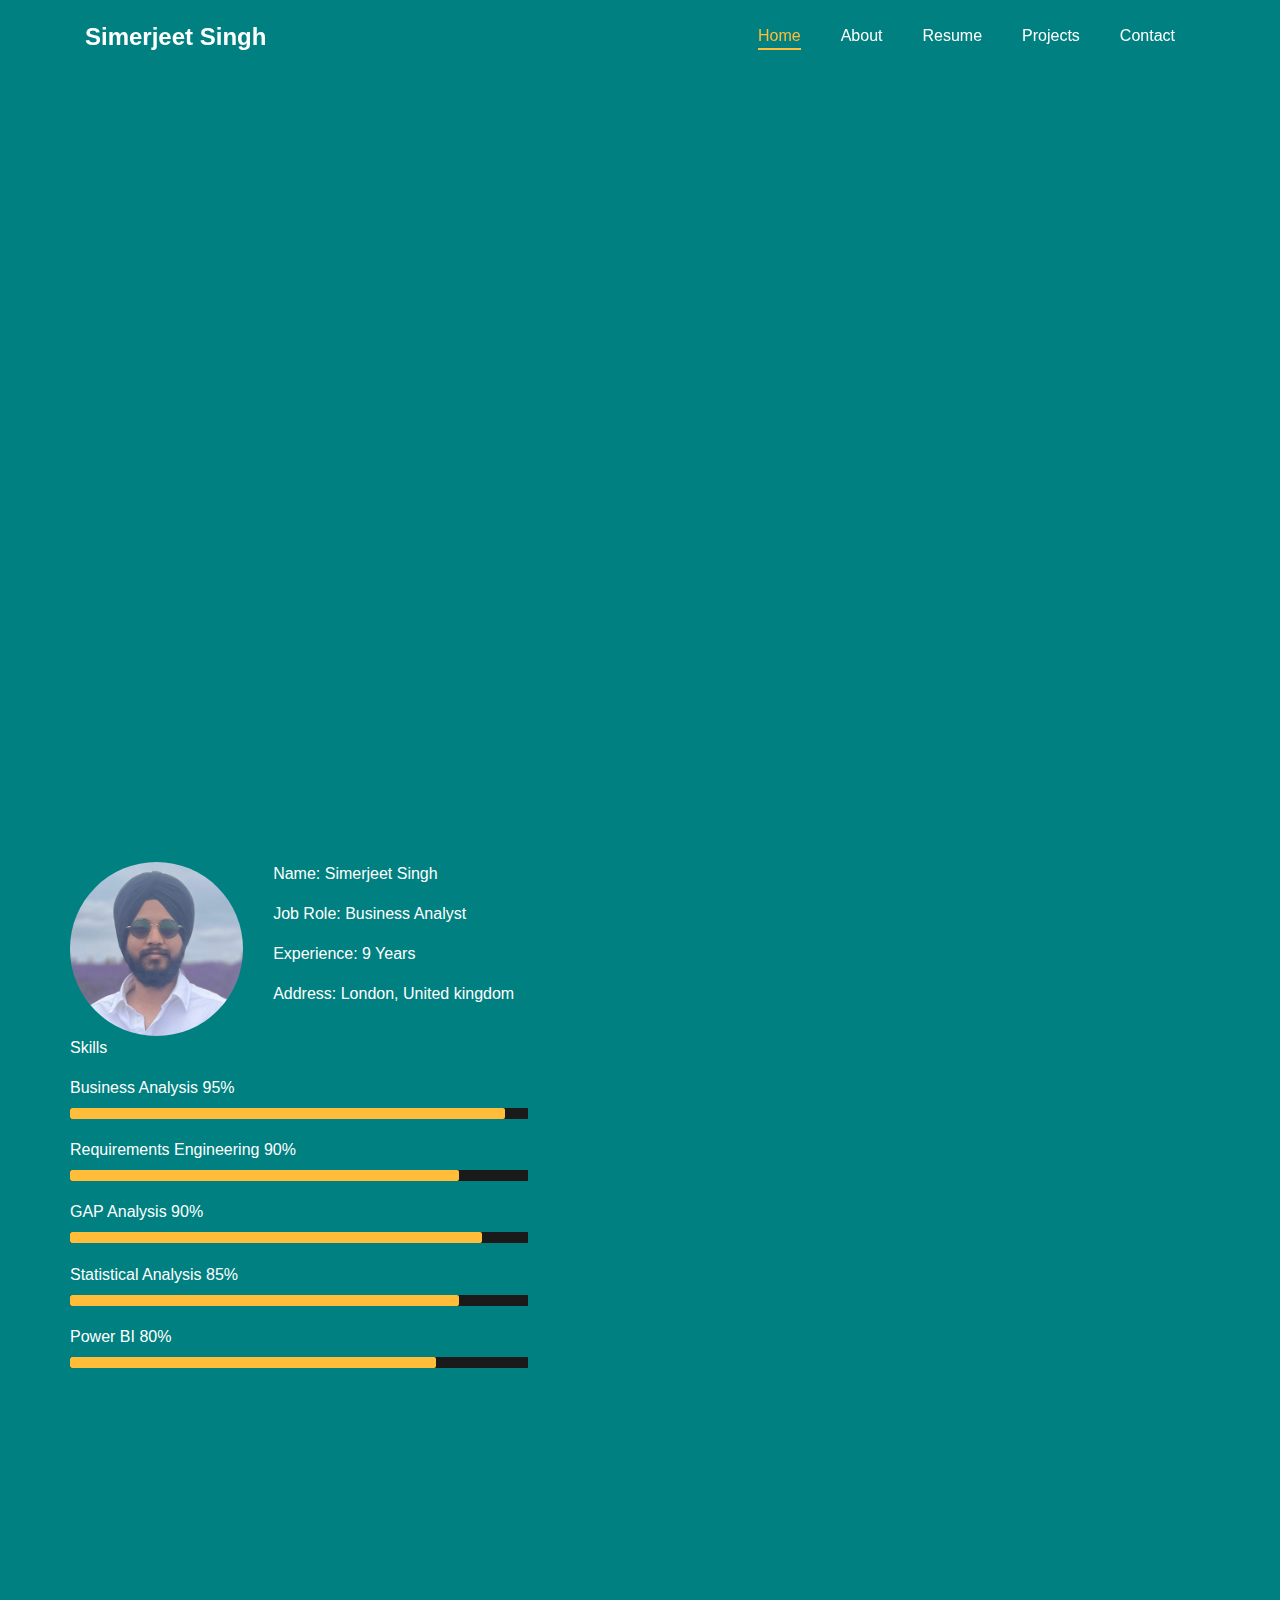
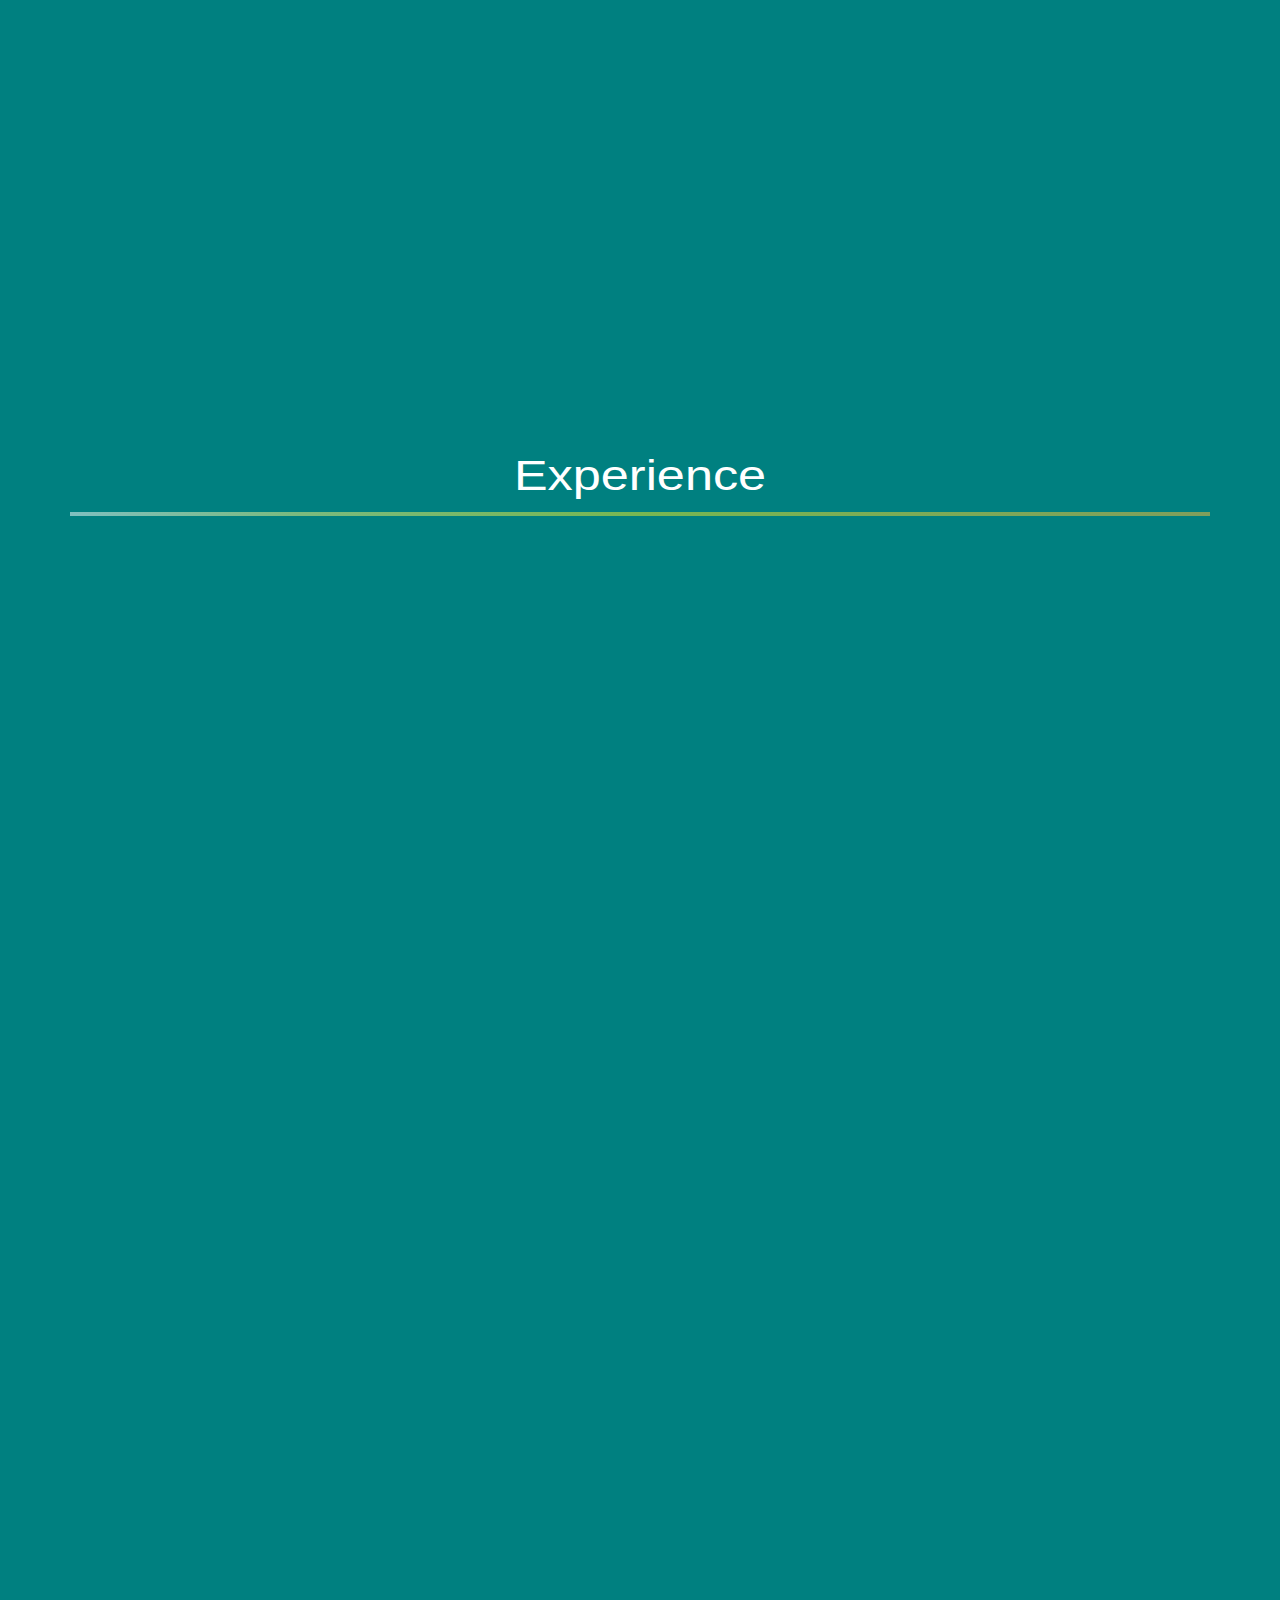
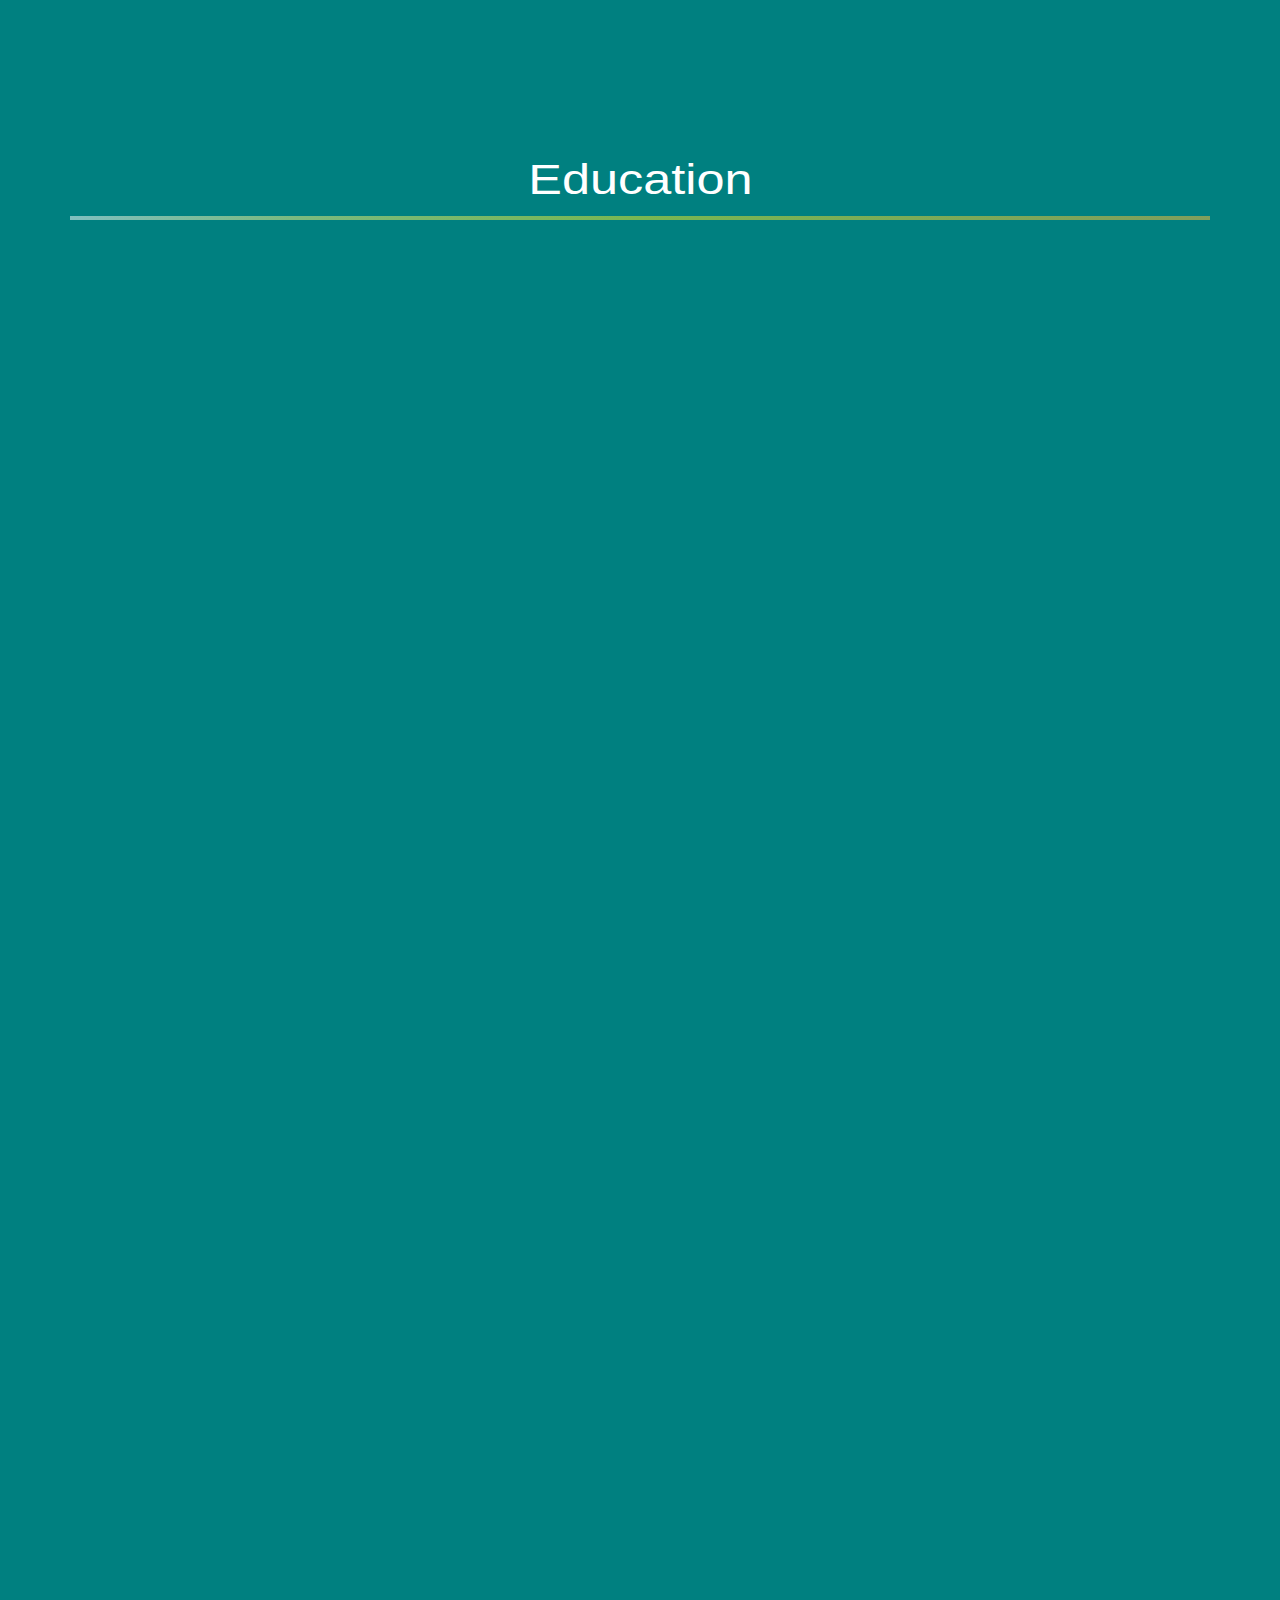
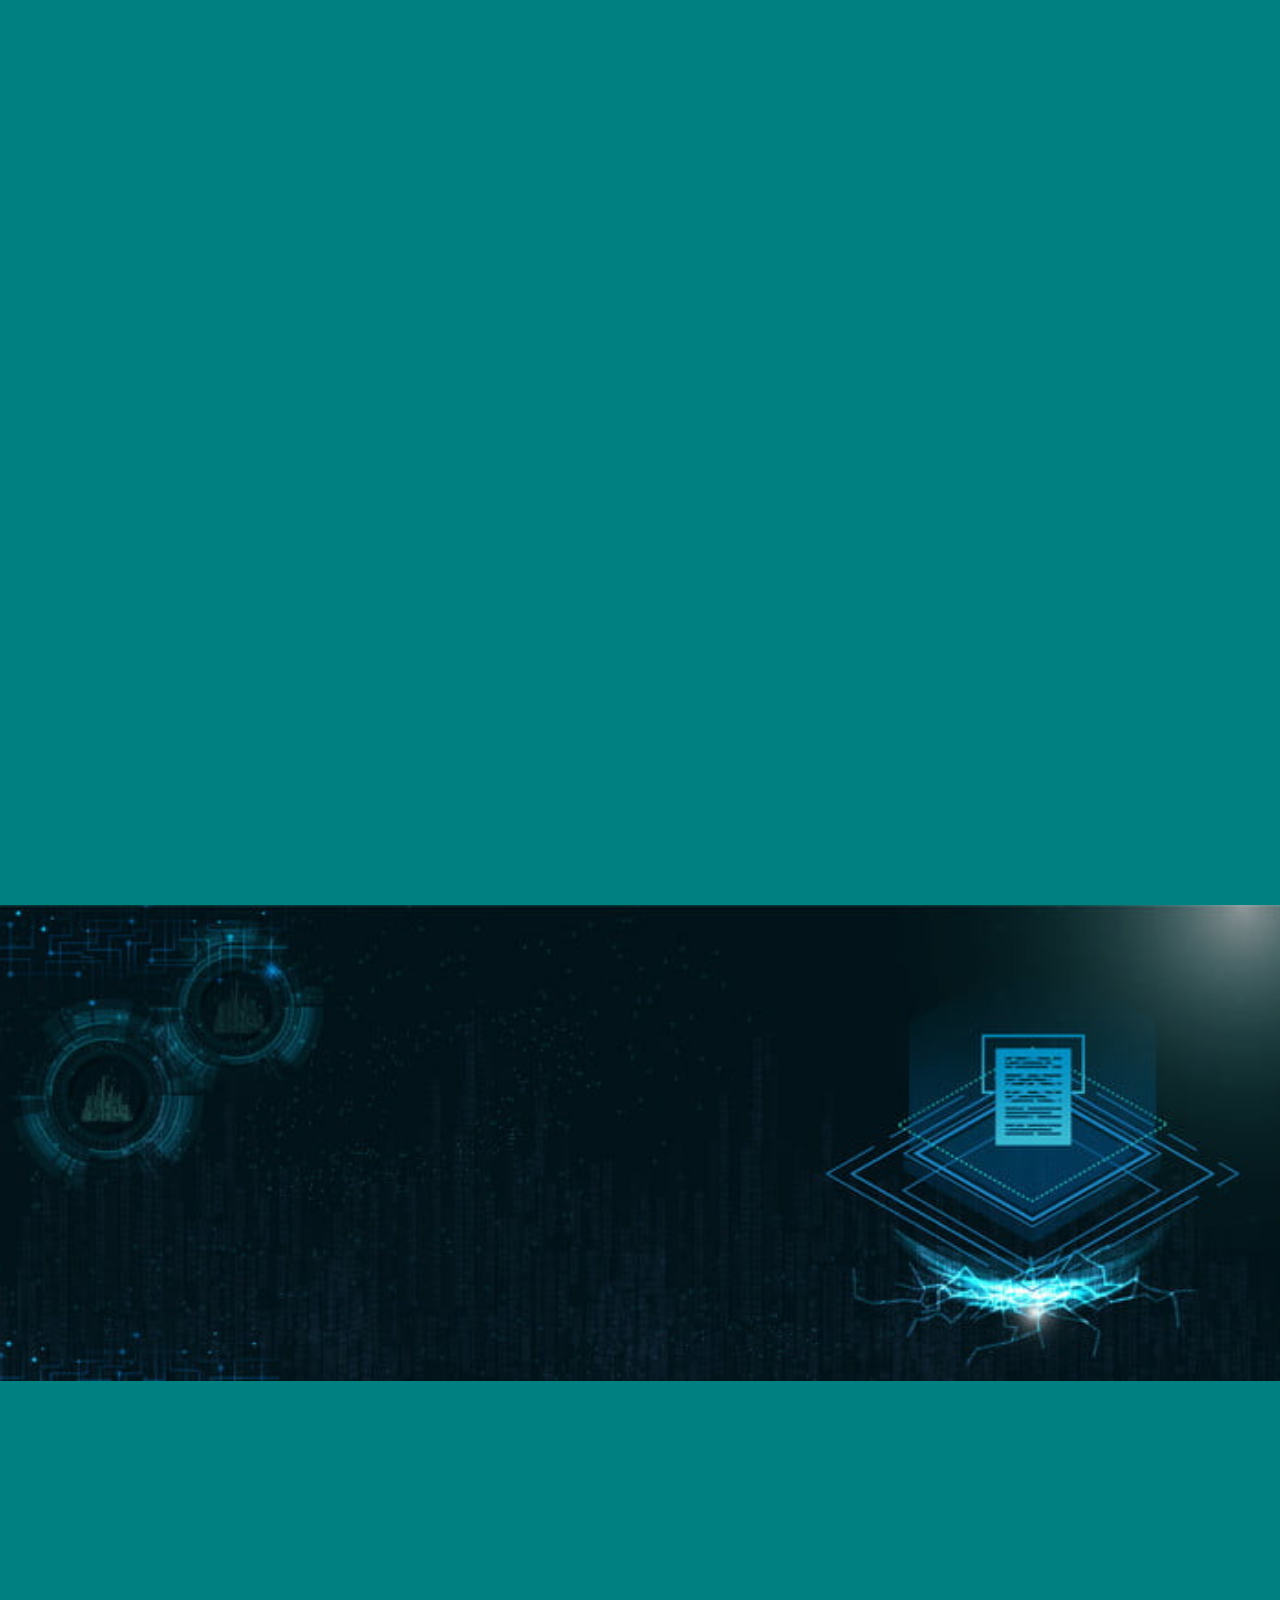
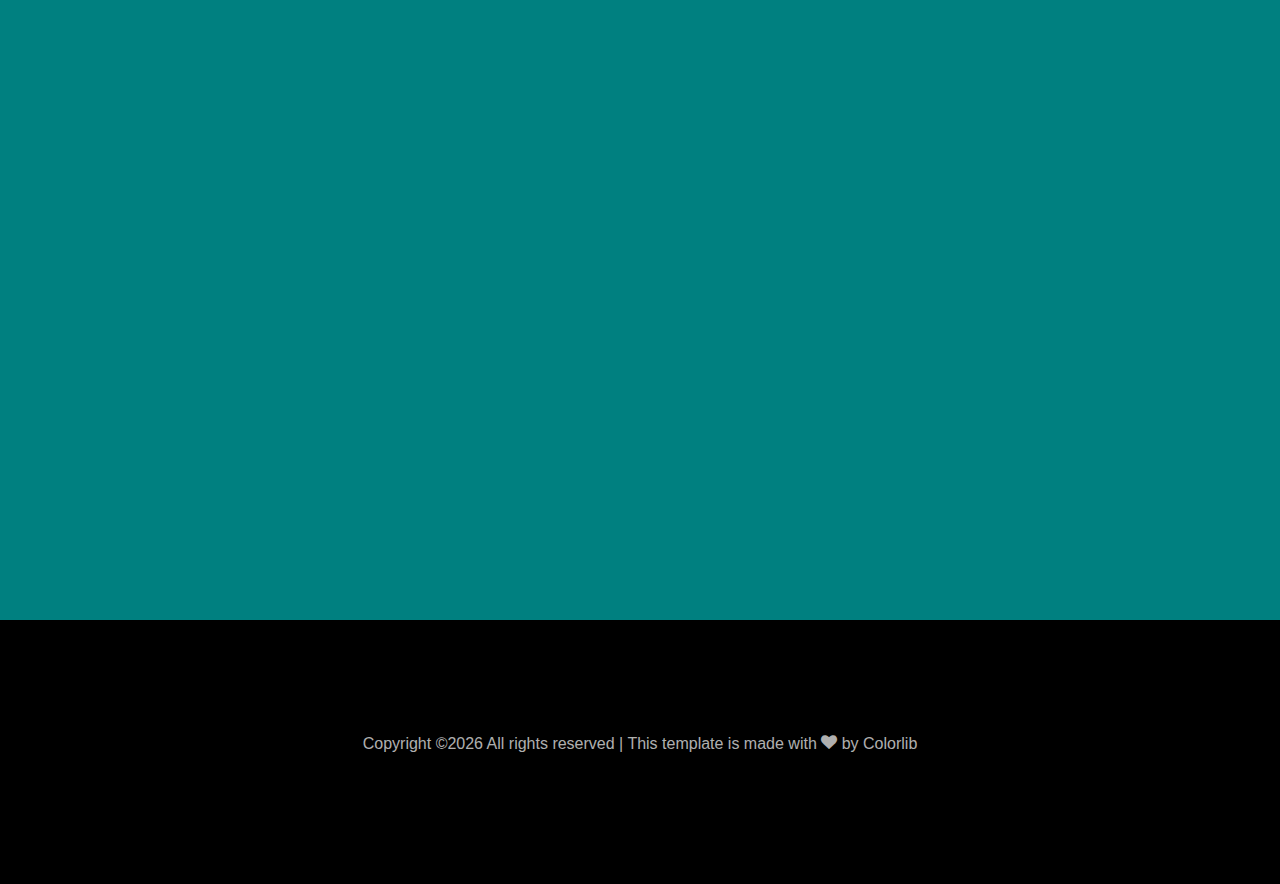
<file: index.html>
<!DOCTYPE html>
<html lang="en">
  <head>
    <title>Simerjeet Singh Portfolio</title>
    <meta charset="utf-8">
    <meta name="viewport" content="width=device-width, initial-scale=1, shrink-to-fit=no">
    
    <link href="https://fonts.googleapis.com/css?family=Poppins:100,200,300,400,500,600,700,800,900" rel="stylesheet">

    <link rel="stylesheet" href="css/open-iconic-bootstrap.min.css">
    <link rel="stylesheet" href="css/animate.css">
    <link rel="stylesheet" href="css/owl.carousel.min.css">
    <link rel="stylesheet" href="css/owl.theme.default.min.css">
    <link rel="stylesheet" href="css/magnific-popup.css">
    <link rel="stylesheet" href="css/aos.css">
    <link rel="stylesheet" href="css/ionicons.min.css">
    <link rel="stylesheet" href="css/flaticon.css">
    <link rel="stylesheet" href="css/icomoon.css">
    <link rel="stylesheet" href="css/style.css">
	<link rel="apple-touch-icon" sizes="180x180" href="/apple-touch-icon.png">
	<link rel="icon" type="image/png" sizes="32x32" href="/favicon-32x32.png">
	<link rel="icon" type="image/png" sizes="16x16" href="/favicon-16x16.png">
	<link rel="icon" href="images/favicon_io/favicon-1.png">
	<link rel="manifest" href="/site.webmanifest">



<style>
	
html {
  font-family: sans-serif;
  line-height: 1.15;
  -webkit-text-size-adjust: 100%;
  -webkit-tap-highlight-color: rgba(226, 223, 54, 0); }

article, aside, figcaption, figure, footer, header, hgroup, main, nav, section {
  display: block; }

body {
  margin: 0;
  font-family: -apple-system, BlinkMacSystemFont, "Segoe UI", Roboto, "Helvetica Neue", Arial, "Noto Sans", sans-serif, "Apple Color Emoji", "Segoe UI Emoji", "Segoe UI Symbol", "Noto Color Emoji";
  font-size: 1rem;
  font-weight: 400;
  line-height: 1.5;
  color: #fff;
  text-align: left;
  background-color: #008080; }



/*======================================
//--//-->   ABOUT
======================================*/

.about-mf .box-shadow-full {
  padding-top: 4rem;
  padding-bottom: 4rem;
}

.about-mf .about-img {
  margin-bottom: 2rem;
}

.about-mf .about-img img {
  margin-left: 10px;
}


.skill-mf .progress {
  /* background-color: #cde1f8; */
  margin: .5rem 0 1.2rem 0;
  border-radius: 0;
  height: .7rem;
}

.skill-mf .progress .progress-bar {
  height: .7rem;
  background-color: #ffbd39;
}


/* Animation styles */
#typing-animation {
  position: relative;
  font-size: 30px;
  font-weight: bold;
  color: rgb(255, 255, 255);
  overflow: hidden;
  white-space: nowrap;
  animation: typing 5s steps(20, end) infinite;
}

#typing-animation:before {
  content: "";
  /* position: absolute; */
  top: 0;
  left: 0;
  width: 0;
  height: 100%;
  background-color: #ccc;
  animation: typing-cursor 0.5s ease-in-out infinite;
}

@keyframes typing {
  from {
    width: 0;
  }
  to {
    width: 100%;
  }
}

@keyframes typing-cursor {
  from {
    width: 5px;
  }
  to {
    width: 0;
  }
}


/* project image zoom effect */

.zoom-effect {
  overflow: hidden;
  transition: transform 0.3s ease-out;
}

.zoom-effect:hover {
  transform: scale(1.1);
}


</style>


  </head>
  <body data-spy="scroll" data-target=".site-navbar-target" data-offset="300">
	  
	  
    <nav class="navbar navbar-expand-lg navbar-dark ftco_navbar ftco-navbar-light site-navbar-target" id="ftco-navbar">
	    <div class="container">
	      <a class="navbar-brand" href="index.html">Simerjeet Singh</a>
	      <button class="navbar-toggler js-fh5co-nav-toggle fh5co-nav-toggle" type="button" data-toggle="collapse" data-target="#ftco-nav" aria-controls="ftco-nav" aria-expanded="false" aria-label="Toggle navigation">
	        <span class="oi oi-menu"></span> Menu
	      </button>

	      <div class="collapse navbar-collapse" id="ftco-nav">
	        <ul class="navbar-nav nav ml-auto">
	          <li class="nav-item"><a href="#home-section" class="nav-link"><span>Home</span></a></li>
	          <li class="nav-item"><a href="#about-section" class="nav-link"><span>About</span></a></li>
	          <li class="nav-item"><a href="#resume-section" class="nav-link"><span>Resume</span></a></li>
	          <li class="nav-item"><a href="#project-section" class="nav-link"><span>Projects</span></a></li>
	          <li class="nav-item"><a href="#contact-section" class="nav-link"><span>Contact</span></a></li>
	        </ul>
	      </div>
	    </div>
	  </nav>
	  <section id="home-section" class="hero">
		  <div class="home-slider  owl-carousel">
	       <div class="slider-item ">
	      	<div class="overlay"></div>
	         <div class="container">
	          <div class="row d-md-flex no-gutters slider-text align-items-end justify-content-end" data-scrollax-parent="true">
	          	<div class="one-third js-fullheight order-md-last img" >
	          	 <div class="overlay"></div>
	          	</div>
		          <div class="one-forth d-flex  align-items-center ftco-animate" data-scrollax=" properties: { translateY: '70%' }">
		          	<div class="text">
		          		<span class="subheading">Hello!</span>
			            <h1 class="mb-4 mt-3">I'm <span>Simerjeet Singh</span></h1>

						<!-- Element to contain animated typing -->
						<span id="typing-animation"></span>

						<script>

						// Initialize the typing animation
						const typingAnimationElement = document.getElementById('typing-animation');

						// Create an array of typing text
						const typingTexts = [
						'Engineer  ',
						'Developer  ',
						'  ',
						];

						// Create a function to display the typing animation for a given text
						function playTypingAnimation(text) {
						// Loop through each character and add it to the element
						for (let i = 0; i < text.length; i++) {
							setTimeout(() => {
							typingAnimationElement.textContent += text[i];
							}, i * 200); // Increase the delay to slow down the typing animation
						}

						// Once the animation is complete, reset the text and start over
						setTimeout(() => {
							typingAnimationElement.textContent = '';
							playTypingAnimation(typingTexts[(typingTexts.indexOf(text) + 1) % typingTexts.length]);
						}, text.length * 200);
						}

						// Start the typing animation loop
						playTypingAnimation(typingTexts[0]);

						</script>

						<br>
						<br>
			            <h2>Business Analyst</h2>
						<!-- <h2 class="d-flex" style="margin-bottom: 0">With over 5 years of experience</h2> -->
						<!-- <br> -->
			            <!--<p><a href="https://www.youtube.com/@RishabhMishraOfficial" class="btn btn-primary py-3 px-4">YouTube</a> 
							<a href="https://github.com/rishabhnmishra" class="btn btn-white btn-outline-white py-3 px-4">My works</a></p>-->
		            </div>
		          </div>
	        	</div>
	        </div>
	      </div>
		</div>
    </section>



    <section class="ftco-about img ftco-section ftco-no-pb" id="about-section">
    	<div class="container">
			<div class="row">
				<div class="row d-flex align-items-stretch">
				<!-- <div class="row d-flex"> -->
					<div class="col-md-6 col-lg-5 d-flex">
						<div class="img-about img d-flex align-items-stretch">
							<div class="overlay">
								<div class="row">
									<div class="col-sm-6 col-md-5">
									  <div class="about-img">
										<img src="images/abtme.jpeg" class="img-fluid  b-shadow-a" alt="">
									  </div>
									</div>
									<!-- Details next to profile image -->
									<div class="col-sm-6 col-md-7">
									  <div class="about-info">
										<p><span class="title-s">Name: </span> <span>Simerjeet Singh</span></p>
										<p><span class="title-s">Job Role: </span> <span>Business Analyst</span></p>
										<p><span class="title-s">Experience: </span> <span>9 Years </span></p>
										<p><span class="title-s">Address: </span> <span>London, United kingdom</span></p>
									  </div>
									</div>
								  </div>

								<div class="skill-mf">
									<p class="title-s">Skills</p>
									<span>Business Analysis</span> <span class="pull-right">95%</span>
									<div class="progress">
										<div class="progress-bar" role="progressbar" style="width: 95%;" aria-valuenow="95" aria-valuemin="0"
											aria-valuemax="100"></div>
									</div>
									
									<span>Requirements Engineering</span> <span class="pull-right">90%</span>
									<div class="progress">
										<div class="progress-bar" role="progressbar" style="width: 85%" aria-valuenow="85" aria-valuemin="0"
											aria-valuemax="100"></div>
									</div>
									
									<span>GAP Analysis</span> <span class="pull-right">90%</span>
									<div class="progress">
										<div class="progress-bar" role="progressbar" style="width: 90%" aria-valuenow="90" aria-valuemin="0"
											aria-valuemax="100"></div>
									</div>
									
									<span>Statistical Analysis</span> <span class="pull-right">85%</span>
									<div class="progress">
										<div class="progress-bar" role="progressbar" style="width: 85%" aria-valuenow="85" aria-valuemin="0"
											aria-valuemax="100"></div>
									</div>
									
									<span>Power BI</span> <span class="pull-right">80%</span>
									<div class="progress">
										<div class="progress-bar" role="progressbar" style="width: 80%" aria-valuenow="80" aria-valuemin="0"
											aria-valuemax="100"></div>
									</div>
								</div>
							</div>
						</div>
					</div>
					
					<div class="col-md-6 col-lg-7 pl-lg-5 pb-5">
						<div class="row justify-content-start pb-3">
							<div class="col-md-12 heading-section ftco-animate">
								
								<h1 class="big">About</h1>
								<h2 class="mb-4">About Me</h2>
								
								<p>A proactive and detail-oriented business analyst with 8+ years of strong experience in change management, transformations, performing Gap analysis, SWOT analysis, information gathering, documented user stories and simplified solution development within the Industry, Logistics, Fintech, aviation and telecom sectors ,accomplished communicator with strong investigation, problem solving, decision-making skills combined with requirements engineering, business process modelling, mapping out key dependencies and stakeholder engagement,accelerated ERP data migration by 40% through efficient stakeholder management and data analysis. Led crew integration and logistics system enhancements, streamlining processes by 35%. Optimized CRM compliance and API web services, resulting in a 20% boost in operational efficiency across fintech and eCommerce projects.</p>
								<ul class="about-info mt-4 px-md-0 px-2">
									<li class="d-flex"><span>Profile:</span> <span>Data Science &amp; Analytics</span></li>
									<li class="d-flex"><span>Domain:</span> <span>Logistcis,Retail, Ecommerce, Fintech &amp; Airline, Telecom</span></li>
									<li class="d-flex"><span>Education:</span> <span>Bachelor of Engineering, Diploma in IT Project Management & Direction </span></li>
									<li class="d-flex"><span>Language:</span> <span>Spanish, Portuguese,Hindi</span></li>
									<li class="d-flex"><span>Tools:</span> <span>Microsoft ofice, Power BI, Excel,ERP,UML,BPMN, Visio, Programming,SQL,Wireframes,Lean &amp; Realtional Databases </span></li>
									<li class="d-flex"><span>Other Skills:</span> <span>Cloud(GCP,Azure), Excel, Git, JIRA, Google Analytics,Confluence,Agile(SAFe) &amp; SEO</span></li>
									<!-- <li class="d-flex"><span>Interest:</span> <span>Traveling, Travel Photography, Teaching</span></li> -->
									
								</ul>
							</div>
						</div>


						<div class="counter-wrap ftco-animate d-flex mt-md-3">
							<div class="text">
								<p class="mb-4">
									<!-- <span class="number" data-number="30">0</span> <span>+</span> -->
									<!-- <span>&nbsp; Projects completed</span> -->
								</p>
								<p><a href="https://www.linkedin.com/in/contact-businessanalyst-simerjeetsingh/" class="btn btn-primary py-3 px-3">LinkedIn</a></p>
							</div>
						</div>
					</div>
				</div>
			</div>
		</div>
    </section>



	
    <section class="ftco-section ftco-no-pb" id="resume-section">
    	<div class="container">
    		<div class="row justify-content-center pb-5">
          <div class="col-md-10 heading-section text-center ftco-animate">
          	<h1 class="big big-2">Resume</h1>
            <h2 class="mb-4">Resume</h2>
            <p>Seasoned Business Analyst with experience in gap analysis, requirements gathering, and cloud solutions (PaaS, SaaS), I specialize in leading integrations and managing projects. My expertise spans identifying business needs, optimizing processes, and delivering tailored solutions to drive operational efficiency and strategic alignment.</p>
          </div>
        </div>

		<div class="row">
			<h1 class="big-4">Experience</h1>
			<div class="underline"></div>
		</div>
		<br>
		
		<div class="row">
				<div class="col-md-6">
					<div class="resume-wrap ftco-animate">
						<span class="date">2024-Present</span>
						<h2>Business Anlayst</h2>
						<span class="position">Reynolds & Parker Solutions</span>
						<p class="mt-4">A leading digital advancements, evolving regulations, and ever-changing market demands. 
							<ul>
								<!-- <li>Led the business analysis workstream for improving LMS, managing stakeholder requirements, and aligning business processes with organizational goals.</li> -->
								<li>Driving LMS improvements for user engagement, identifying trends, and recommending enhancements based on data-driven insights.</li>
								<li>Generated functional requirements and test strategies to ensure system enhancements meet both business objectives and user expectations.</li>
								<li>Developed process flow maps, UML diagrams, and operational workflows to manage data flow between systems, increasing transparency and supporting streamlined cross-functional collaboration.</li>
							</ul>
						</p>
					</div>

				</div>

				<div class="col-md-6">
					<div class="resume-wrap ftco-animate">
						<span class="date">2021-2023</span>
						<h2>Business Analyst</h2>
						<span class="position">NTT Ltd</span>
						<p class="mt-4">Streamlined ERP migration specialist: transforming legacy systems to cloud platforms, optimizing processes, and enhancing data-driven decision-making for improved operational efficiency. 
							<ul>
								<li>Utilized data analysis and modelling techniques to critically evaluate data sources, optimize integration between operational and financial data flows, and establish effective data structures.</li>
								<li>Developed test scripts and criteria for ERP system testing, linking back to business requirements and ensuring end-to-end traceability.</li>
								<li>Used the SQL, Power BI, Excel tools to support data validation, decision-making, and ensure data quality, security, and compliance throughout the project lifecycle.</li>
							</ul>
						</p>
					</div>
				</div>

				<div class="row">
					<div class="col-md-6">
						<div class="resume-wrap ftco-animate">
							<span class="date">2018-2021</span>
							<h2>Business Anlayst Expert</h2>
							<span class="position">Zenta Group</span>
							<p class="mt-4">A leading digital advancements, evolving regulations, and ever-changing market demands. 
								<ul>
									<li>Demonstrated detail-oriented expertise in controlling the big picture, scope, traceability, problem-solving, decision-making, and managing changes within projects and programs.</li>
									</li>Mapped As-Is and To-Be Operating model mapping, enhancing business processes and software development by leveraging process flow mapping, UX/UI design principles, and effective change management strategies.</li>
									<li>Scripted and maintained user stories, epics, and acceptance criteria within Jira and Confluence to streamline the CI/CD pipeline in the crew integration process.</li>
									
								</ul>
							</p>
						</div>
					</div>
					<div class="col-md-6">
						<div class="resume-wrap ftco-animate">
							<span class="date">2014-2018</span>
							<h2>Process Analyst</h2>
							<span class="position">KHC</span>
							<p class="mt-4">KHC focus on technology-driven products and services through software development, hardware solutions, IT consulting, cybersecurity, cloud services, and digital transformation.
								<ul>
									<li>Carried API analysis and testing to optimize system integration architecture, enhancing performance and meeting business requirements.</li>
									<li>Extensive expertise in ecommerce portal development for B2B and B2C environments, digital experience platforms, coupled with hands-on experience in order management, inventory, and advanced pricing strategies.</li>
									<li>Managed and mitigated financial risks by conducting thorough risk assessments, enhancing compliance frameworks, and contributing to a strong control and governance agenda within the banking sector.</li>
								</ul>
							</p>
						</div>
					</div>
		</div>
	</div>
		
		<br>
		<br>
		
		
		<div class="row">
			<h1 class="big-4">Education</h1>
			<div class="underline"></div>
		</div>
		<br>
		<br>
			<div class="row">
    			<div class="col-md-6">
    				<div class="resume-wrap ftco-animate">
    					<span class="date">2010-2014</span>
    					<h2>Bachelor of Engineering</h2>
    					<span class="position">Vidyapeeth University</span>
    					<p class="mt-4">Grade: First class </p>
    				</div>
    			</div>
				<br>
    			<div class="col-md-6">
    				<div class="resume-wrap ftco-animate">
    					<span class="date">2021-2022</span>
    					<h2>Diploma in IT Project Management & Direction</h2>
    					<span class="position">DuocUC</span>
    					<p class="mt-4">Grade: 5,5</p>
    				</div>
				</div>
    		</div>

    		<div class="row justify-content-center mt-5">
    			<div class="col-md-6 text-center ftco-animate">
    				<p><a href="#" class="btn btn-primary py-4 px-4">Download CV</a></p>
    			</div>
    		</div>
    	</div>
    </section>

   

    <section class="ftco-section" id="project-section">
      <div class="container">
        <div class="row justify-content-center mb-5 pb-5">
          <div class="col-md-7 heading-section text-center ftco-animate">
            <h1 class="big big-2">Projects</h1>
            <h2 class="mb-4">Projects</h2>
            <p>Below are the Domain</p>
          </div>
        </div>

        <div class="row d-flex">
          <div class="col-md-4 d-flex ftco-animate">
          	<div class="blog-entry justify-content-end">
              <a href="Fintech.html" class="block-20 zoom-effect" style="background-image: url('images/Fintech.jpg');"></a>
			  
              <div class="text mt-3 float-right d-block">

                <h3 class="heading"><a href="">Fintech</a></h3>
                <p>Driving innovative financial solutions through data-driven insights and strategic analysis in fintech</p>
				<a href="Fintech.html" class="btn btn-primary py-2 px-3">learnmore</a></p>
              </div>
            </div>
          </div>
          <div class="col-md-4 d-flex ftco-animate">
          	<div class="blog-entry justify-content-end">
              <a href="" class="block-20 zoom-effect" style="background-image: url('images/logistics.jpg');">
              </a>
              <div class="text mt-3 float-right d-block">

                <h3 class="heading"><a href="">Logistics</a></h3>
                <p>Optimizing logistics operations through process analysis and technology-driven solutions for seamless efficiency</p>
				<a href="Logistics.html" class="btn btn-primary py-2 px-3">learnmore</a></p>
              </div>
            </div>
          </div>
          <div class="col-md-4 d-flex ftco-animate">
          	<div class="blog-entry">
              <a href="" class="block-20 zoom-effect" style="background-image: url('images/Airline.jpg');">
              </a>
              <div class="text mt-3 float-right d-block">

                <h3 class="heading"><a href="">Airline</a></h3>
                <p>Implemented a complex integration for crew scheduling, enhancing operational efficiency and improving crew satisfaction through optimized scheduling</p>
				<a href="Airline.html" class="btn btn-primary py-2 px-3">learnmore</a></p>
              </div>
            </div>
          </div>
        </div>
	<br>
		<!-- added justify-content-center to center align the last two projects -->
		<div class="row d-flex justify-content-center">  
			<div class="col-md-4 d-flex ftco-animate">
				<div class="blog-entry justify-content-end">
				<a href="" class="block-20 zoom-effect" style="background-image: url('images/telecom.jpg');">
				</a>
				<div class="text mt-3 float-right d-block">
  
				  <h3 class="heading"><a href="">Data Migration</a></h3>
				  <p>Driving innovation in telecom cloud services by aligning business needs with cutting-edge solutions to enhance scalability and operational agility</p>
				  <a href="DataMigration.html" class="btn btn-primary py-2 px-3">learnmore</a></p>
				</div>
			  </div>
			</div>
			<!-- <div class="col-md-4 d-flex ftco-animate">
				<div class="blog-entry justify-content-end">
				<a href="" class="block-20 zoom-effect" style="background-image: url('images/claim.jpg');">
				</a>
				<div class="text mt-3 float-right d-block">
  
				  <h3 class="heading"><a href="">Insurance</a></h3>
				  <p>ity.</p>
				  <a href="Insurance.html" class="btn btn-primary py-2 px-3">learnmore</a></p>
				</div>
			  </div>
			</div> -->
			<div class="col-md-4 d-flex ftco-animate">
				<div class="blog-entry justify-content-end">
				<a href="" class="block-20 zoom-effect" style="background-image: url('images/claim.jpg');">
				</a>
				<div class="text mt-3 float-right d-block">
  
					<h3 class="heading"><a href="">Insurance</a></h3>
				  <p>Streamlining Claims, Enhancing Experiences: Delivering Efficiency and Accuracy in Insurance Claims Management</p>
				  <a href="Insurance.html" class="btn btn-primary py-2 px-3">learnmore</a></p>
				</div>
			  </div>
			</div>
			<div class="col-md-4 d-flex ftco-animate">
				<div class="blog-entry">
				<a href="" class="block-20 zoom-effect" style="background-image: url('images/LMSS.jpg');">
				</a>
				<div class="text mt-3 float-right d-block">
	
				  <h3 class="heading"><a href="">Learning Management System</a></h3>
				  <p>Empowering Learning Through Seamless LMS Enhancements for a Smarter, User-Centric Experience</p>
				  <a href="Learningmanagementsystem.html" class="btn btn-primary py-2 px-3">learnmore</a></p>
				</div>
			  </div>
			</div>
			<div class="col-md-4 d-flex ftco-animate">
				<div class="blog-entry justify-content-end">
				<a href="https://github.com/users/tsimer06/projects/1" class="block-20 zoom-effect" style="background-image: url('images/Picture1.png');">
				</a>
				<div class="text mt-3 float-right d-block">
  
				  <h3 class="heading"><a href="https://github.com/users/tsimer06/projects/1">Project Management Methodologies</a></h3>
				  <p>Utilized Agile, Waterfall  framework to implement complex projects efficiently</p>
				  <a href="ProjectManagement.html" class="btn btn-primary py-2 px-3">learnmore</a></p>
				</div>
			  </div>
			</div>
		 </div>
	 
	  
	  
	 
    </section>

	<section class="ftco-section ftco-no-pt ftco-no-pb ftco-counter img" id="section-counter">
      <div class="container">
		<div class="row d-md-flex align-items-center">
          <div class="col-md d-flex justify-content-center counter-wrap ftco-animate">
            <div class="block-18">
              <div class="text">
                <strong class="number" data-number="5">5</strong>
                <span>Achievements</span>
              </div>
            </div>
          </div>
          <div class="col-md d-flex justify-content-center counter-wrap ftco-animate">
            <div class="block-18">
              <div class="text">
                <strong class="number" data-number="8">8</strong>
                <span>Projects</span>
              </div>
            </div>
          </div>
          <!-- <div class="col-md d-flex justify-content-center counter-wrap ftco-animate">
            <div class="block-18">
              <div class="text">
                <strong class="number" data-number="1000">0</strong>
                <span>Mentored Students</span>
              </div>
            </div>
          </div>
          <div class="col-md d-flex justify-content-center counter-wrap ftco-animate">
            <div class="block-18">
              <div class="text">
                <strong class="number" data-number="500">0</strong>
                <span>Cups of coffee</span>
              </div>
            </div>
          </div> -->
        </div>
      </div>
	
	  <div class="ftco-section ftco-hireme img margin-top" style="background-image: url(images/abc.jpg)">
			<!-- <div class="container"> -->
				<div class="row justify-content-center">
					<div class="col-md-7 ftco-animate text-center">
						<h2>More projects on<span> Github  </span> </h2>
						<div class="heading"> <h4> I love to solve business problems &amp; uncover hidden data stories </h4>
						<br>
						<p><a href="https://github.com/users/tsimer06" class="btn btn-primary py-3 px-5">GitHub</a></p>
						</div>
					</div>
				</div>
			<!-- </div> -->
		</div>
	</section>



    <section class="ftco-section contact-section ftco-no-pb" id="contact-section">
      <div class="container">
      	<div class="row justify-content-center mb-5 pb-3">
          <div class="col-md-7 heading-section text-center ftco-animate">
            <h1 class="big big-2">Contact</h1>
            <h2 class="mb-4">Contact Me</h2>
            <p>Below are the details to reach out to me!</p>
          </div>
        </div>

        <div class="row d-flex contact-info justify-content-center mb-5">
          <div class="col-md-6 col-lg-3 d-flex ftco-animate">
          	<div class="align-self-stretch box p-4 text-center">
          		<div class="icon d-flex align-items-center justify-content-center">
          			<span class="icon-map-signs"></span>
          		</div>
          		<h3 class="mb-4 ">Address</h3>
	            <p>London, United kingdom</p>
	          </div>
          </div>
          <div class="col-md-6 col-lg-3 d-flex ftco-animate">
          	<div class="align-self-stretch box p-4 text-center">
          		<div class="icon d-flex align-items-center justify-content-center">
          			<span class="icon-phone2"></span>
          		</div>
          		<h3 class="mb-4">Contact Number</h3>
	            <p><a href="tel://0101010101">+447853134760</a></p>
	          </div>
          </div>
          <div class="col-md-6 col-lg-3 d-flex ftco-animate">
          	<div class="align-self-stretch box p-4 text-center">
          		<div class="icon d-flex align-items-center justify-content-center">
          			<span class="icon-paper-plane"></span>
          		</div>
          		<h3 class="mb-4">Email Address</h3>
	            <p><a href="mailto:info@yoursite.com">tsimerjeet06@gmail.com</a></p>
	          </div>
          </div>
          <!-- <div class="col-md-6 col-lg-3 d-flex ftco-animate">
          	<div class="align-self-stretch box p-4 text-center">
          		<div class="icon d-flex align-items-center justify-content-center">
          			<span class="icon-globe"></span>
          		</div>
          		<h3 class="mb-4">Download Resume</h3>
	            <p><a href="#">resumelink</a></p>
	          </div>
          </div> -->

		  <div class="container">
			<br>
			<br>
			<div class="row justify-content-center">
				<div class="col-md-7 ftco-animate text-center">
					<h2>Have a <span> Question?  </span> <a href="https://docs.google.com/forms/u/0/d/e/1FAIpQLSfKP_vDj_JB1X0gofwwYRfk4L-RfuqZzDWbgYj-0XOFJXovRg/viewform?vc=0&c=0&w=1&flr=0&usp=mail_form_link&pli=1" class="btn btn-primary py-3 px-5">Click Here</a> </h2>
					<!--<p><a href="test.html" class="btn btn-primary py-3 px-5">clck</a></p> -->
				</div>
			</div>
				<br>
					<ul class="ftco-footer-social list-unstyled d-flex justify-content-center align-items-center mb-0">
					  <li class="ftco-animate normal-txt">Find me on  </li> 
					  <!-- <li class="ftco-animate"><a href="https://www.youtube.com/@RishabhMishraOfficial"><span class="icon-youtube"></span></a></li> -->
					  <li class="ftco-animate"><a href="https://www.linkedin.com/in/contact-businessanalyst-simerjeetsingh/"><span class="icon-linkedin"></span></a></li>

					  <!-- <li class="ftco-animate"><a href="https://www.fiverr.com/sim051?up_rollout=true"><span class="icon"></span></a></li>  -->
					  <!-- <li class="flaticon"><a href="https://www.fiverr.com/sim051?up_rollout=true"><span class="flaticon-Fiverr"><b>fi</b></span></a></li> -->
					  <!-- <li class="ftco-animate"><a href="https://twitter.com/rishabhnmishra"><span class="icon-twitter"></span></a></li> -->
					  <!-- <li class="ftco-animate"><a href="https://twitter.com/rishabhnmishra"><span class="icon-facebook"></span></a></li> -->
				      <!-- <li class="ftco-animate"><a href="https://www.instagram.com/rishabhnmishra/"><span class="icon-instagram"></span></a></li> -->
					</ul>
				<br>
		   </div>
   </div>
 </section>


 
	
    <footer class="ftco-footer ftco-section">
		<div class="container">
		  <div class="row">
			<div class="col-md-12 text-center">
  
			  <p><!-- Link back to Colorlib can't be removed. Template is licensed under CC BY 3.0. -->
	Copyright &copy;<script>document.write(new Date().getFullYear());</script> All rights reserved | This template is made with <i class="icon-heart color-danger" aria-hidden="true"></i> by <a href="https://colorlib.com" target="_blank">Colorlib</a>
	<!-- Link back to Colorlib can't be removed. Template is licensed under CC BY 3.0. --></p>
			</div>
		  </div>
		</div>
	  </footer>


  <!-- loader -->
  <div id="ftco-loader" class="show fullscreen"><svg class="circular" width="48px" height="48px"><circle class="path-bg" cx="24" cy="24" r="22" fill="none" stroke-width="4" stroke="#eeeeee"/><circle class="path" cx="24" cy="24" r="22" fill="none" stroke-width="4" stroke-miterlimit="10" stroke="#F96D00"/></svg></div>


  <script src="js/jquery.min.js"></script>
  <script src="js/jquery-migrate-3.0.1.min.js"></script>
  <script src="js/popper.min.js"></script>
  <script src="js/bootstrap.min.js"></script>
  <script src="js/jquery.easing.1.3.js"></script>
  <script src="js/jquery.waypoints.min.js"></script>
  <script src="js/jquery.stellar.min.js"></script>
  <script src="js/owl.carousel.min.js"></script>
  <script src="js/jquery.magnific-popup.min.js"></script>
  <script src="js/aos.js"></script>
  <script src="js/jquery.animateNumber.min.js"></script>
  <script src="js/scrollax.min.js"></script>
  
  <script src="js/main.js"></script>
    
  </body>
</html>
</file>
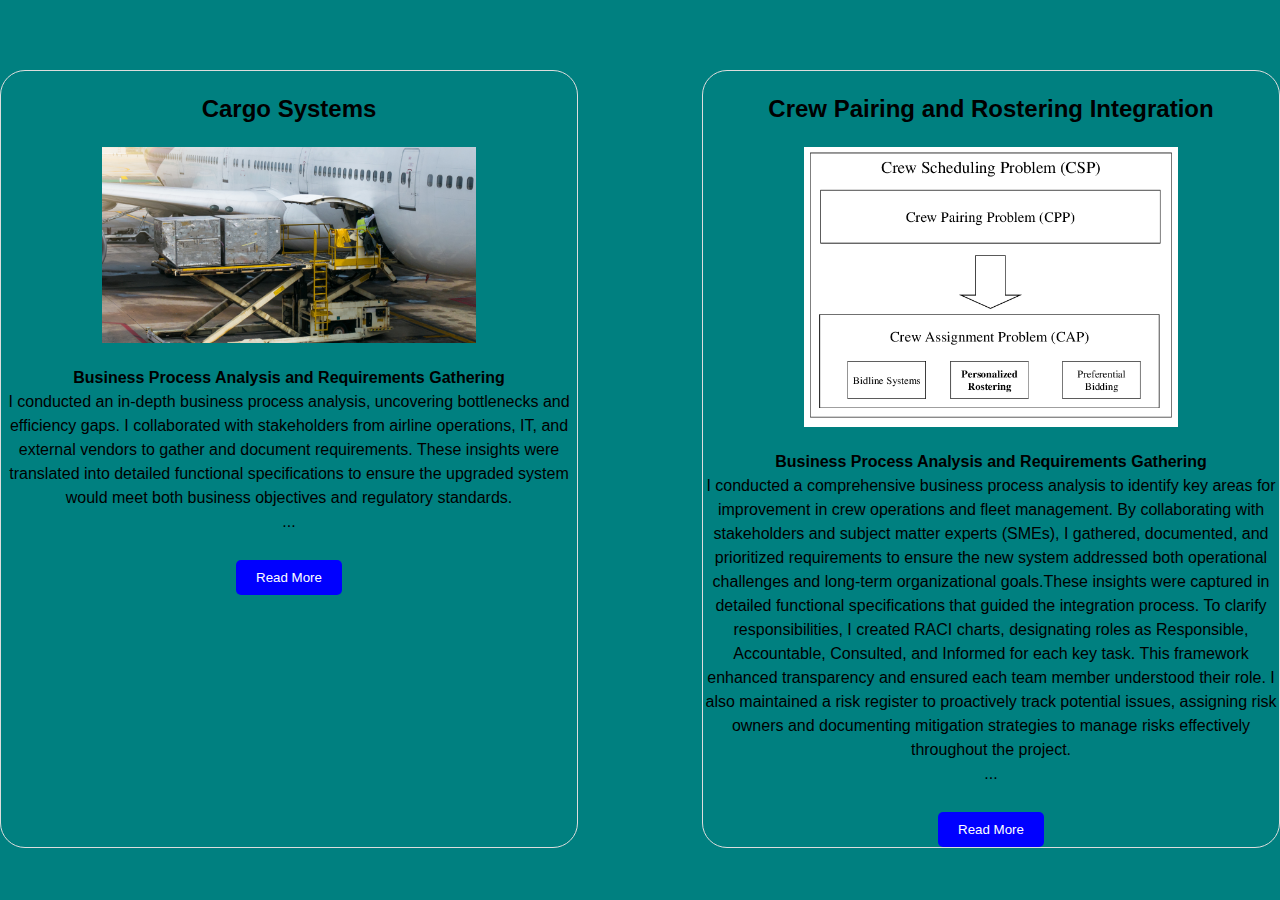
<file: Airline.html>
<!DOCTYPE html>
<html lang="en">
<head>
    <meta charset="UTF-8">
    <meta name="viewport" content="width=device-width, initial-scale=1.0">
    <title>Airline</title>
    <style>
html {
  font-family: sans-serif;
  line-height: 1.15;
  -webkit-text-size-adjust: 100%;
    }
article, aside, figcaption, figure, footer, header, hgroup, main, nav, section {
        display: block; }
  body {
  margin: 0;
  font-family: -apple-system, BlinkMacSystemFont, "Segoe UI", Roboto, "Helvetica Neue", Arial, "Noto Sans", sans-serif, "Apple Color Emoji", "Segoe UI Emoji", "Segoe UI Symbol", "Noto Color Emoji";
  font-size: 1rem;
  font-weight: 400;
  line-height: 1.5;
  background-color:#008080;
    }

.container {
            display: flex;
            justify-content: space-between;
            margin-top: 20px;
            
        }
        .image-section {
            width: 45%;
            text-align: center;
            margin-top: 50px;
            shape-outside: border-box;
            border: 3px solid #cdeef7;
            border: 1px solid #ddd;
            border-radius: 25px;
        }
        .image-section img {
            width: 65%;
            height: auto;
            
        }
        .text-section {
            margin-top: 10px;
            font-family: sans-serif;
            text-justify: inherit;
            text-decoration: solid;
        }
        .more {display: none;}
        button {
            margin-top: 10px;
            padding: 5px 10px;
        }
.my-button {
    background-color: blue;
    color: white;
    padding: 10px 20px;
    border: none;
    border-radius: 5px;
    cursor: pointer;
  }

    </style>
</head>
<body>

    <div class="container">
        
        <div class="image-section">
            <h2><b>Cargo Systems</b></h2>
            <img src="images/cargo.png" alt="Image 1">
            <div class="text-section">
                <p><b>Business Process Analysis and Requirements Gathering</b> <br> I conducted an in-depth business process analysis, uncovering bottlenecks and efficiency gaps. I collaborated with stakeholders from airline operations, IT, and external vendors to gather and document requirements. These insights were translated into detailed functional specifications to ensure the upgraded system would meet both business objectives and regulatory standards.<br>
                     
                    <span id="dots1">...</span><span id="more1" class="more"><b>Stakeholder Collaboration and Workshops</b><br>Facilitating workshops with cross-functional teams, I ensured all stakeholders were aligned on project goals and expectations. This collaboration was essential to maintaining focus on the project's objectives and to encourage a shared vision across departments.<br>
                        <b>UAT and Requirements Traceability</b><br>I played a central role in supporting the development of test plans for User Acceptance Testing (UAT), making certain that the upgraded system met user and compliance needs. Additionally, I managed requirements traceability throughout the project lifecycle, meticulously tracking changes and ensuring accountability.<br>
                        <b>Transition Management and Impact Analysis</b><br>To ensure a seamless transition, I analyzed the impact of the new system on daily operations and developed training materials for end-users, providing hands-on support as they adapted to the upgraded platform.<br>
                        <b>Results and Impact</b><br>The system upgrade significantly improved cargo tracking, resource allocation, and operational efficiency. It met IATA regulatory standards, reduced operational downtime, and elevated customer satisfaction by providing transparent tracking and billing capabilities.

                    
                    </span>
                </p>
                <button onclick="toggleText('dots1', 'more1', this)" class="my-button" id="btn1">Read More</button>
            </div>
        </div>

        <!-- Second Image Section -->
        <div class="image-section">
            
            <h2><b>Crew Pairing and Rostering Integration</b></h2>
            <!-- <img src="images/fintech2.jpg"  width="300" height="300"alt="fintech"> -->
            <img src="images/pairing.png" alt="Image 2">
            <div class="text-section">
                <p>
                    <b>Business Process Analysis and Requirements Gathering</b><br>I conducted a comprehensive business process analysis to identify key areas for improvement in crew operations and fleet management. By collaborating with stakeholders and subject matter experts (SMEs), I gathered, documented, and prioritized requirements to ensure the new system addressed both operational challenges and long-term organizational goals.These insights were captured in detailed functional specifications that guided the integration process. To clarify responsibilities, I created RACI charts, designating roles as Responsible, Accountable, Consulted, and Informed for each key task. This framework enhanced transparency and ensured each team member understood their role. I also maintained a risk register to proactively track potential issues, assigning risk owners and documenting mitigation strategies to manage risks effectively throughout the project.<br>
                    <span id="dots2">...</span><span id="more2" class="more"><b>Stakeholder Collaboration and Workshops</b><br>To ensure alignment across cross-functional teams, I facilitated workshops with stakeholders from Crew Ops, Fleet Management, and IT departments. These workshops fostered a shared understanding of project objectives and strengthened collaboration, helping prioritize high-impact features to maximize project value. During these sessions, we reviewed and updated the RACI charts, ensuring clarity in role assignments and responsibilities. I also leveraged a risk register to capture and assess risks identified in our discussions, which allowed for proactive risk mitigation and increased accountability across teams.<br>
                        <b>Product Backlog Management and Change Management</b><br>I played a central role in managing the product backlog, ensuring that user stories and acceptance criteria were clear and aligned with both business needs and technical requirements. My approach utilized behavior-driven development, helping to prioritize features that optimized resource efficiency. Additionally, I led the implementation of change management processes using tools such as Confluence, Jira, and Asana to track project progress and ensure smooth transitions.<br>
                        <b>UAT and Requirements Traceability</b><br>I supported the development of User Acceptance Testing (UAT) plans to validate that the integrated solution met both business and technical requirements. I ensured proper requirements traceability throughout the project lifecycle, maintaining accountability and visibility into changes, and ensuring all requirements were fully addressed.<br>
                        <b>Network Infrastructure Audits and Performance Optimization</b><br> conducted network infrastructure audits to optimize system performance and ensure adherence to security best practices. These audits helped ensure that the integrated systems were scalable and secure for long-term use.<br>
                        <b>Results and Impact</b><br>The integration of the pairing and rostering systems resulted in significant improvements in crew operations and fleet management. The project delivered a fully integrated solution that enhanced collaboration across teams, optimized resource allocation, and improved operational efficiency. The outcome was a scalable and adaptable system that supported the airline's long-term strategic objectives.
                    </span>
                </p>
                <button onclick="toggleText('dots2', 'more2', this)"class="my-button" id="btn2">Read More</button>
                
            </div>
        </div>
    </div>

    <script>
        function toggleText(dotsId, moreId, btn) {
            var dots = document.getElementById(dotsId);
            var moreText = document.getElementById(moreId);
            
            if (dots.style.display === "none") {
                dots.style.display = "inline";
                btn.innerHTML = "Read More"; 
                moreText.style.display = "none";
            } else {
                dots.style.display = "none";
                btn.innerHTML = "Read Less"; 
                moreText.style.display = "inline";
            }
        }
    </script>
</body>
</html>
</file>
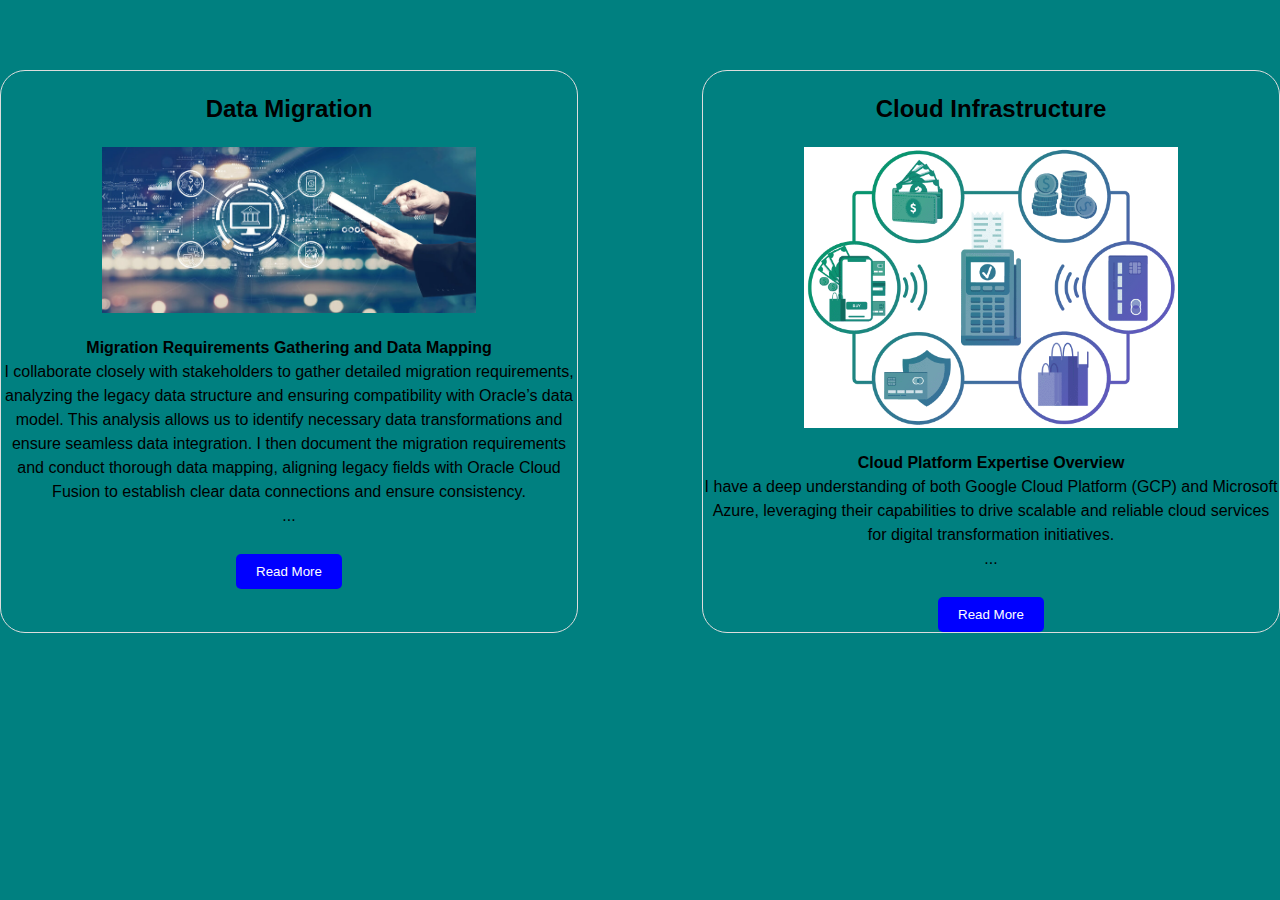
<file: DataMigration.html>
<!DOCTYPE html>
<html lang="en">
<head>
    <meta charset="UTF-8">
    <meta name="viewport" content="width=device-width, initial-scale=1.0">
    <title>Fintech</title>
    <style>
html {
  font-family: sans-serif;
  line-height: 1.15;
  -webkit-text-size-adjust: 100%;
    }
article, aside, figcaption, figure, footer, header, hgroup, main, nav, section {
        display: block; }
  body {
  margin: 0;
  font-family: -apple-system, BlinkMacSystemFont, "Segoe UI", Roboto, "Helvetica Neue", Arial, "Noto Sans", sans-serif, "Apple Color Emoji", "Segoe UI Emoji", "Segoe UI Symbol", "Noto Color Emoji";
  font-size: 1rem;
  font-weight: 400;
  line-height: 1.5;
  background-color:#008080;
    }

.container {
            display: flex;
            justify-content: space-between;
            margin-top: 20px;
            
        }
        .image-section {
            width: 45%;
            text-align: center;
            margin-top: 50px;
            shape-outside: border-box;
            border: 3px solid #cdeef7;
            border: 1px solid #ddd;
            border-radius: 25px;
        }
        .image-section img {
            width: 65%;
            height: auto;
            
        }
        .text-section {
            margin-top: 10px;
            font-family: sans-serif;
            text-justify: inherit;
            text-decoration: solid;
        }
        .more {display: none;}
        button {
            margin-top: 10px;
            padding: 5px 10px;
        }
.my-button {
    background-color: blue;
    color: white;
    padding: 10px 20px;
    border: none;
    border-radius: 5px;
    cursor: pointer;
  }


    </style>
</head>
<body>

    <div class="container">
        
        <div class="image-section">
            <h2>Data Migration</h2>
            <img src="images/fintech2.jpg" alt="Image 1">
            <div class="text-section">
                <p>
                    <b>Migration Requirements Gathering and Data Mapping</b><br>I collaborate closely with stakeholders to gather detailed migration requirements, analyzing the legacy data structure and ensuring compatibility with Oracle’s data model. This analysis allows us to identify necessary data transformations and ensure seamless data integration. I then document the migration requirements and conduct thorough data mapping, aligning legacy fields with Oracle Cloud Fusion to establish clear data connections and ensure consistency.<br>
                    <span id="dots1">...</span><span id="more1" class="more"><b>Migration Requirements Gathering and Data Mapping</b><br>I collaborate closely with stakeholders to gather detailed migration requirements, analyzing the legacy data structure and ensuring compatibility with Oracle’s data model. This analysis allows us to identify necessary data transformations and ensure seamless data integration. I then document the migration requirements and conduct thorough data mapping, aligning legacy fields with Oracle Cloud Fusion to establish clear data connections and ensure consistency.<br>
                    <b>ETL Process and Data Integrity</b><br>Leveraging Extract, Transform, Load (ETL) tools, I oversee the entire data extraction, transformation, and loading process, ensuring data accuracy and integrity. I define data validation and cleansing protocols to proactively address data quality issues, maintaining a high standard of data integrity throughout the migration.<br>
                    <b>User Acceptance Testing (UAT) and Issue Resolution</b><br>I facilitate User Acceptance Testing (UAT) sessions to validate that the migrated data meets business requirements and tracks any issues for resolution. I work closely with stakeholders to ensure that all business needs are met and provide regular project updates to align project milestones with stakeholder expectations.<br>
                    <b>Compliance, Security, and Governance</b><br>I ensure the data migration process adheres to strict security and governance standards, addressing compliance requirements to safeguard sensitive information. This is a critical part of the migration process to ensure the integrity and security of data.<br>
                    <b>Post-Migration Validation and User Training</b><br>I conduct final validation to confirm data integrity and perform post-migration testing to ensure smooth system operations. I also deliver training sessions to end users, ensuring they are equipped to manage data effectively in the new Oracle Cloud Fusion system. Additionally, I create detailed documentation to support ongoing system management and user understanding.<br>
                    <b>Results and Impact</b><br>The migration project resulted in a seamless transition to Oracle Cloud Fusion, with successfully mapped data, improved system performance, and enhanced data governance. The final solution was aligned with business goals and provided end-users with the tools and knowledge to effectively manage data in the new system.

                    </span>
                </p>
                <button onclick="toggleText('dots1', 'more1', this)" class="my-button" id="btn1">Read More</button>
            </div>
        </div>

        <!-- Second Image Section -->
        <div class="image-section">
            
            <h2>Cloud Infrastructure</h2>
            <!-- <img src="images/fintech2.jpg"  width="300" height="300"alt="fintech"> -->
            <img src="images/Gateways-1.png" alt="Image 2">
            <div class="text-section">
                <p>
                    <b>Cloud Platform Expertise Overview</b><br>I have a deep understanding of both Google Cloud Platform (GCP) and Microsoft Azure, leveraging their capabilities to drive scalable and reliable cloud services for digital transformation initiatives.<br>
                    <span id="dots2">...</span><span id="more2" class="more"><b>GCP Capabilities and Applications</b><br><b>GCP</b> GCP provides a wide array of tools for data storage, big data analytics, and machine learning, enabling businesses to unlock valuable insights from both structured and unstructured data. With services like Google BigQuery for data warehousing, Cloud Pub/Sub for messaging, and Cloud Functions for serverless application development, GCP ensures efficient data handling, integration, and real-time analytics. Its flexible infrastructure supports advanced data analytics and reporting, making it a powerful choice for businesses focusing on data-driven strategies and innovation.<br>
                    <b>Azure Capabilities and Applications</b><br><b>Azure</b> offers a comprehensive suite of services that cater to applications, data storage, and AI. Azure SQL Database, Azure Blob Storage, and Data Factory support ETL (Extract, Transform, Load) processes, ensuring seamless data flow and integration. Azure DevOps provides robust CI/CD pipelines, streamlining development and deployment. Additionally, Azure’s AI and ML capabilities, including Azure Machine Learning, enable businesses to leverage predictive analytics and build custom models. Its security and compliance features, such as Azure Policy and Security Center, provide critical safeguards for industries with strict regulatory requirements.<br>
                    <b>Leveraging Cloud Platforms for Migration and Integration</b><br>I utilize both GCP and Azure to facilitate cloud migrations, data integration, and process automation, ensuring that business needs are met with the right technical solutions. By guiding stakeholders in selecting appropriate services, I help define data architecture that aligns with their requirements, ensuring cost-effective, scalable solutions. My expertise in both platforms allows me to recommend the best services for each unique project, driving business success through cloud adoption.I have successfully enabled businesses to scale their operations, improve data analytics, and integrate complex systems efficiently. The cloud solutions delivered have not only enhanced business performance but also ensured alignment with strategic objectives and compliance requirements.
                </span>
                </p>
                <button onclick="toggleText('dots2', 'more2', this)"class="my-button" id="btn2">Read More</button>
            </div>
        </div>
    </div>

    <script>
        function toggleText(dotsId, moreId, btn) {
            var dots = document.getElementById(dotsId);
            var moreText = document.getElementById(moreId);
            
            if (dots.style.display === "none") {
                dots.style.display = "inline";
                btn.innerHTML = "Read More"; 
                moreText.style.display = "none";
            } else {
                dots.style.display = "none";
                btn.innerHTML = "Read Less"; 
                moreText.style.display = "inline";
            }
        }
    </script>
</body>
</html>
</file>
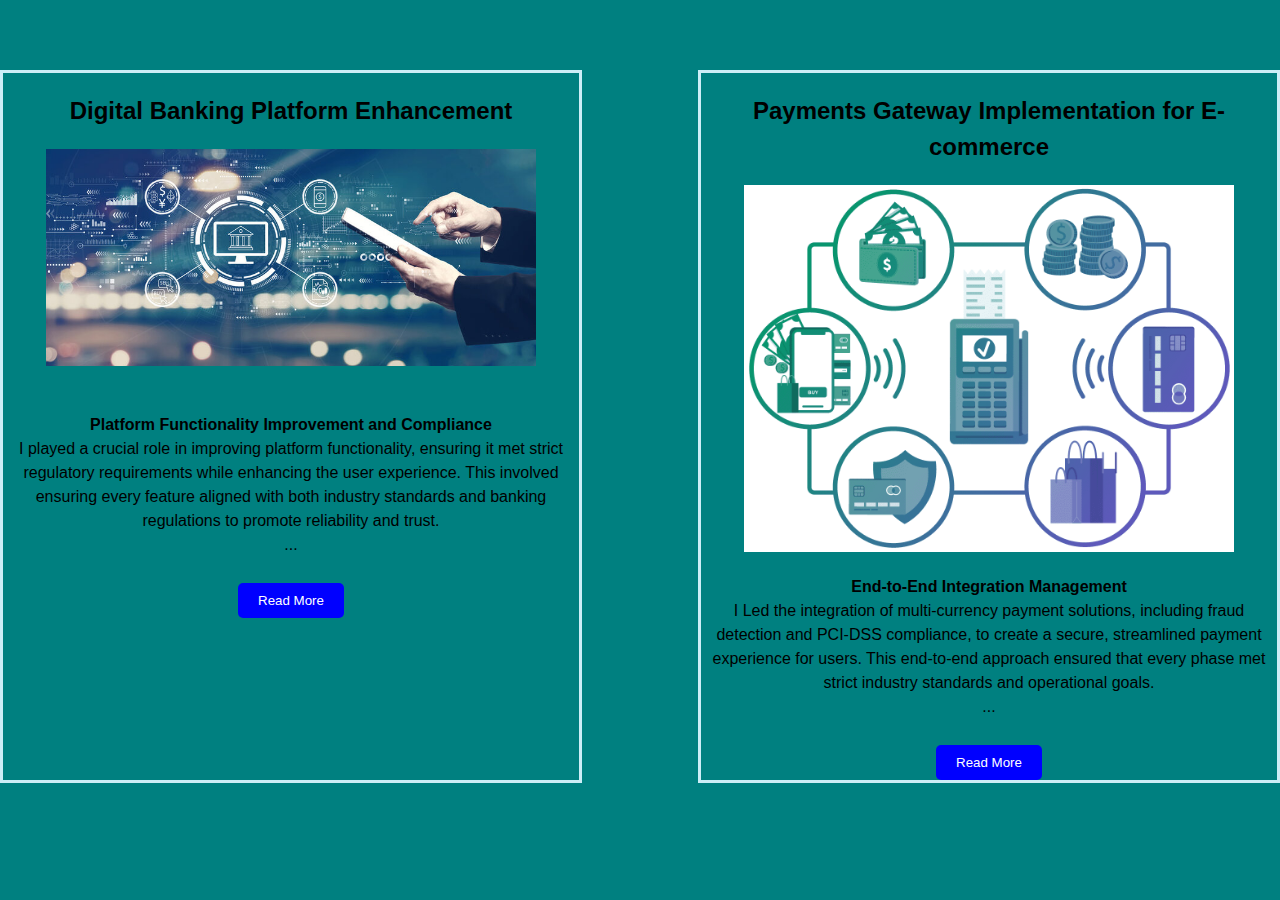
<file: Fintech.html>
<!DOCTYPE html>
<html lang="en">
<head>
    <meta charset="UTF-8">
    <meta name="viewport" content="width=device-width, initial-scale=1.0">
    <title>Fintech</title>
    <style>
html {
  font-family: sans-serif;
  line-height: 1.15;
  -webkit-text-size-adjust: 100%;
    }
article, aside, figcaption, figure, footer, header, hgroup, main, nav, section {
        display: block; }
  body {
  margin: 0;
  font-family: -apple-system, BlinkMacSystemFont, "Segoe UI", Roboto, "Helvetica Neue", Arial, "Noto Sans", sans-serif, "Apple Color Emoji", "Segoe UI Emoji", "Segoe UI Symbol", "Noto Color Emoji";
  font-size: 1rem;
  font-weight: 400;
  line-height: 1.5;
  background-color: #008080; }
    

.container {
            display: flex;
            justify-content: space-between;
            margin-top: 20px;
        }
        .image-section {
            width: 45%;
            text-align: center;
            margin-top: 50px;
            shape-outside: border-box;
            border: 3px solid #cdeef7;
          
        }
        .image-section img {
            width: 85%;
            height: auto;
            
        }
        .text-section {
            margin-top: 10px;
            font-family: sans-serif;
            text-justify: inherit;
            text-decoration: solid;
        }
        .more {display: none;}
        button {
            margin-top: 10px;
            padding: 5px 10px;
        }
.my-button {
    background-color:blue;
    color: white;
    padding: 10px 20px;
    border: none;
    border-radius: 5px;
    cursor: pointer;
   
  }


    </style>
</head>

<body>
    
    <div class="container">
        
        <div class="image-section">
            <h2><b>Digital Banking Platform Enhancement </b></h2>
            <img src="images/fintech2.jpg" alt="Image 1">
            <div class="text-section">
                <p>
                    <br><b>Platform Functionality Improvement and Compliance </b><br>I played a crucial role in improving platform functionality, ensuring it met strict regulatory requirements while enhancing the user experience. This involved ensuring every feature aligned with both industry standards and banking regulations to promote reliability and trust.<br>
                    <span id="dots1">...</span><span id="more1" class="more"><b>Business Requirements Gathering and Documentation </b><br>Collaborated closely with stakeholders to gather, document, and prioritize business requirements. This process helped maintain alignment with industry standards, enhance compliance, and ensure that all improvements directly supported business goals.<br>
                        <b>Process Analysis with UML and BPMN </b><br>Utilized UML and BPMN methodologies to conduct detailed process analysis, identifying gaps in the existing system and proposing targeted improvements. This structured approach provided a clear understanding of current processes and enabled effective communication across teams.<br>
                        <b>Cross-Functional Collaboration </b><br>Worked with cross-functional teams, including IT, compliance, and risk management, to ensure that technical solutions met both business and regulatory needs. This collaboration bridged business objectives with technical and regulatory requirements, promoting a cohesive approach.<br>
                        <b>Stakeholder Engagement and Technical Documentation</b><br>Facilitated workshops and interviews with stakeholders to capture insights and translate them into technical specifications and functional documentation. This ensured that development aligned with user needs and regulatory mandates.<br>
                        <b>User Acceptance Testing (UAT)</b><br>Led User Acceptance Testing to verify that all changes met business and compliance objectives. Actively participated in testing and validation to confirm that the platform enhancements were reliable, functional, and regulatory-compliant.<br>
                        <b>Project Outcomes</b><br>Successfully streamlined banking processes, reduced operational risks, and improved the overall user experience. Enhanced compliance with evolving regulations contributed to the platform’s long-term success and operational sustainability
                    </span>
                </p>
                <button onclick="toggleText('dots1', 'more1', this)" class="my-button" id="btn1">Read More</button>
            </div>
        </div>

        <!-- Second Image Section -->
        <div class="image-section">
            
            <h2><b>Payments Gateway Implementation for E-commerce</b></h2>
            <!-- <img src="images/fintech2.jpg"  width="300" height="300"alt="fintech"> -->
            <img src="images/Gateways-1.png" alt="Image 2">
            <div class="text-section">
                <p>
                    <b>End-to-End Integration Management</b><br> I Led the integration of multi-currency payment solutions, including fraud detection and PCI-DSS compliance, to create a secure, streamlined payment experience for users. This end-to-end approach ensured that every phase met strict industry standards and operational goals.<br>
                    <span id="dots2">...</span><span id="more2" class="more"><b>Business Requirements Gathering and Documentation</b><br>Collaborated with key stakeholders to gather and document business requirements, focusing on seamless integration and a user-friendly multi-currency payment process. This foundational work ensured that all requirements were captured and aligned with the project’s objectives.<br>
                        <b>Cross-Functional Collaboration</b><br>Facilitated workshops and worked closely with stakeholders from IT, finance, and third-party payment providers (e.g., PayPal, Stripe). This teamwork allowed for the smooth coordination and alignment of technical, financial, and compliance requirements.<br>
                        <b>Use Case Development and Functional Specifications</b><br>Created detailed use cases and functional specifications to guide the integration process. This documentation provided clarity for the development and testing teams, ensuring that each feature met the intended functionality and compliance standards.<br> 
                        <b>User Acceptance Testing (UAT) Oversight</b><br>Oversaw UAT to validate integration functionality, ensuring that the final solution met business and technical requirements. This phase was critical for verifying the system’s performance and reliability under real-world conditions.<br>
                        <b>Performance Monitoring and Post-Implementation Results</b><br>Monitored key metrics post-implementation, achieving a 15% increase in transaction success rates and a 25% reduction in payment fraud incidents. These outcomes significantly improved the platform's efficiency and security.
                    </span>
                </p>
                <button onclick="toggleText('dots2', 'more2', this)"class="my-button" id="btn2">Read More</button>
            </div>
        </div>
    </div>

    <script>
        function toggleText(dotsId, moreId, btn) {
            var dots = document.getElementById(dotsId);
            var moreText = document.getElementById(moreId);
            
            if (dots.style.display === "none") {
                dots.style.display = "inline";
                btn.innerHTML = "Read More"; 
                moreText.style.display = "none";
            } else {
                dots.style.display = "none";
                btn.innerHTML = "Read Less"; 
                moreText.style.display = "inline";
            }
        }
    </script>
</body>
</html>
</file>
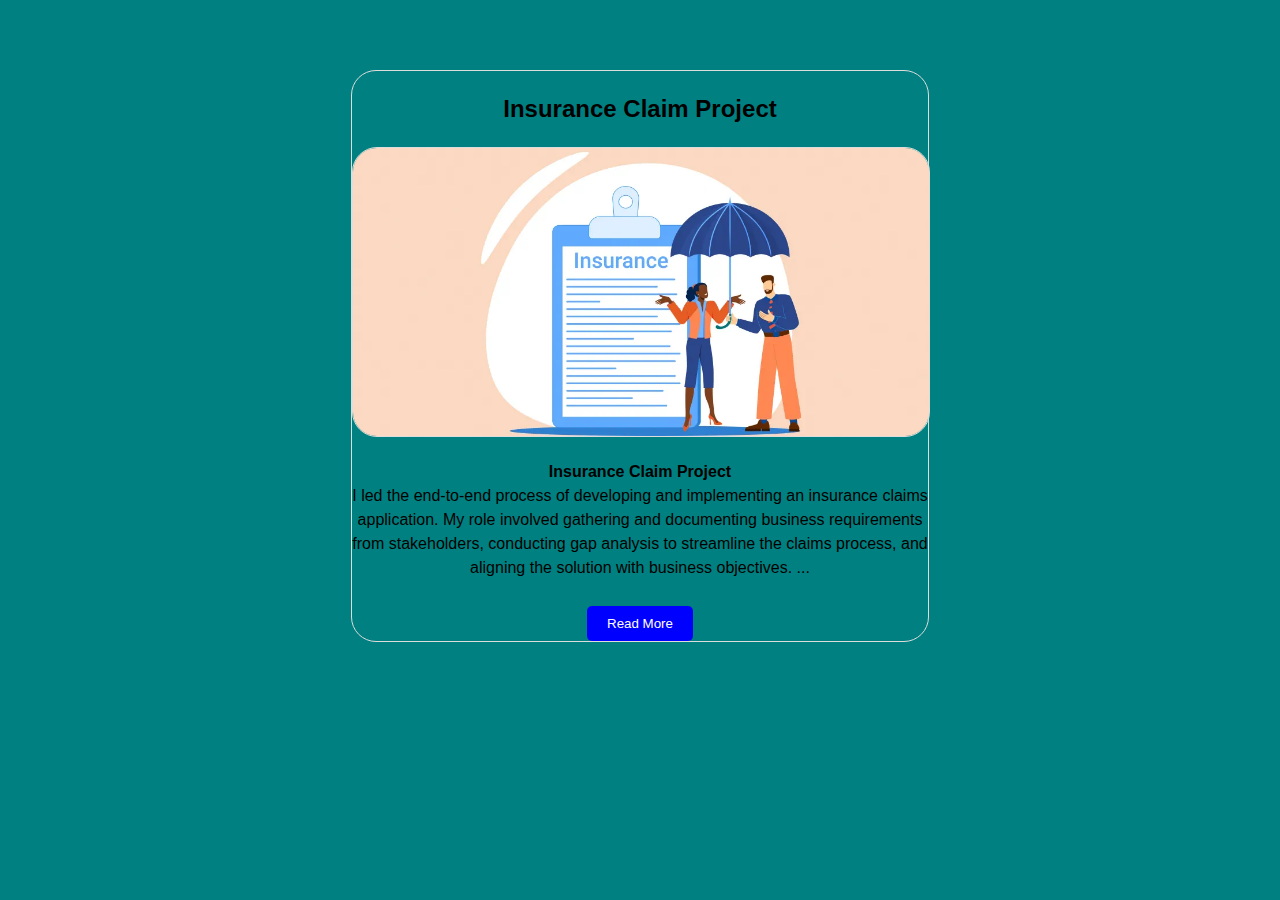
<file: Insurance.html>
<!DOCTYPE html>
<html lang="en">
<head>
    <meta charset="UTF-8">
    <meta name="viewport" content="width=device-width, initial-scale=1.0">
    <title>Fintech</title>
    <style>
html {
  font-family: sans-serif;
  line-height: 1.15;
  -webkit-text-size-adjust: 100%;
    }
article, aside, figcaption, figure, footer, header, hgroup, main, nav, section {
        display: block; }
  body {
  margin: 0;
  font-family: -apple-system, BlinkMacSystemFont, "Segoe UI", Roboto, "Helvetica Neue", Arial, "Noto Sans", sans-serif, "Apple Color Emoji", "Segoe UI Emoji", "Segoe UI Symbol", "Noto Color Emoji";
  font-size: 1rem;
  font-weight: 400;
  line-height: 1.5;
  background-color:#008080;
  
    }

.container {
            display: flex;
            justify-content: center;
            margin-top: 20px;
        }
        .image-section {
            width: 45%;
            text-align: center;
            margin-top: 50px;
            shape-outside: border-box;
            border: 3px solid #cdeef7;
            border: 1px solid #ddd;
            border-radius: 25px;
        }
        .image-section img {
            width: 100%;
            height: auto;
            border: 1px solid #ddd;
            border-radius: 25px;
        }
        .text-section {
            margin-top: 10px;
            font-family: sans-serif;
            text-justify: inherit;
            text-decoration: solid;
        }
        .more {display: none;}
        button {
            margin-top: 10px;
            padding: 5px 10px;
        }
.my-button {
    background-color: blue;
    color: white;
    padding: 10px 20px;
    border: none;
    border-radius: 5px;
    cursor: pointer;
  }

    </style>
</head>
<body>

    <div class="container">
        
        <div class="image-section">
            <h2><b>Insurance Claim Project</b></h2>
            <img src="images/insurance-vector.png" width="150" height="150" alt="Image 1">
            <div class="text-section">
                <p>
                    <b>Insurance Claim Project</b><br>I led the end-to-end process of developing and implementing an insurance claims application. My role involved gathering and documenting business requirements from stakeholders, conducting gap analysis to streamline the claims process, and aligning the solution with business objectives.
                    <span id="dots1">...</span><span id="more1" class="more">I collaborated closely with developers and testers, ensuring the integration of policy, claims, and customer data. Throughout the project, I facilitated workshops with key stakeholders, managed the product backlog, and coordinated User Acceptance Testing (UAT) to ensure the system met user needs. The project successfully enhanced operational efficiency, reduced processing times, and improved overall customer experience through automation and streamlined workflows.</span>
                </p>
                <button onclick="toggleText('dots1', 'more1', this)" class="my-button" id="btn1">Read More</button>
            </div>
        </div>

        <!-- Second Image Section -->
        <!-- <div class="image-section">
            
            <h2>Insurance Claim Project </h2>
            <img src="images/fintech2.jpg"  width="300" height="300"alt="fintech">
            <img src="images/logistics.png" alt="Image 2">
            <div class="text-section">
                <p>
                    I led this project involved the integration of an end-to-end supply chain management system for a third-party logistics (3PL) provider.  
                    <span id="dots2">...</span><span id="more2" class="more">My role involved facilitating workshops with sales, operations, and IT teams to define integration requirements and key performance indicators (KPIs), mapping existing logistics processes to identify inefficiencies, and creating functional and non-functional requirement specifications. I managed external software vendors to ensure seamless system integration and utilized Agile methodology to deliver iterative improvements across multiple sprints. I coordinated system testing, including stress tests, and oversaw the phased rollout of the new platform. As a result, the project achieved a 30% reduction in order processing time, improved on-time deliveries by 20%, and provided clients with real-time shipment tracking visibility.</span>
                </p>
                <button onclick="toggleText('dots2', 'more2', this)"class="my-button" id="btn2">Read More</button>
            </div>
        </div> -->
    </div>

    <script>
        function toggleText(dotsId, moreId, btn) {
            var dots = document.getElementById(dotsId);
            var moreText = document.getElementById(moreId);
            
            if (dots.style.display === "none") {
                dots.style.display = "inline";
                btn.innerHTML = "Read More"; 
                moreText.style.display = "none";
            } else {
                dots.style.display = "none";
                btn.innerHTML = "Read Less"; 
                moreText.style.display = "inline";
            }
        }
    </script>
</body>
</html>
</file>
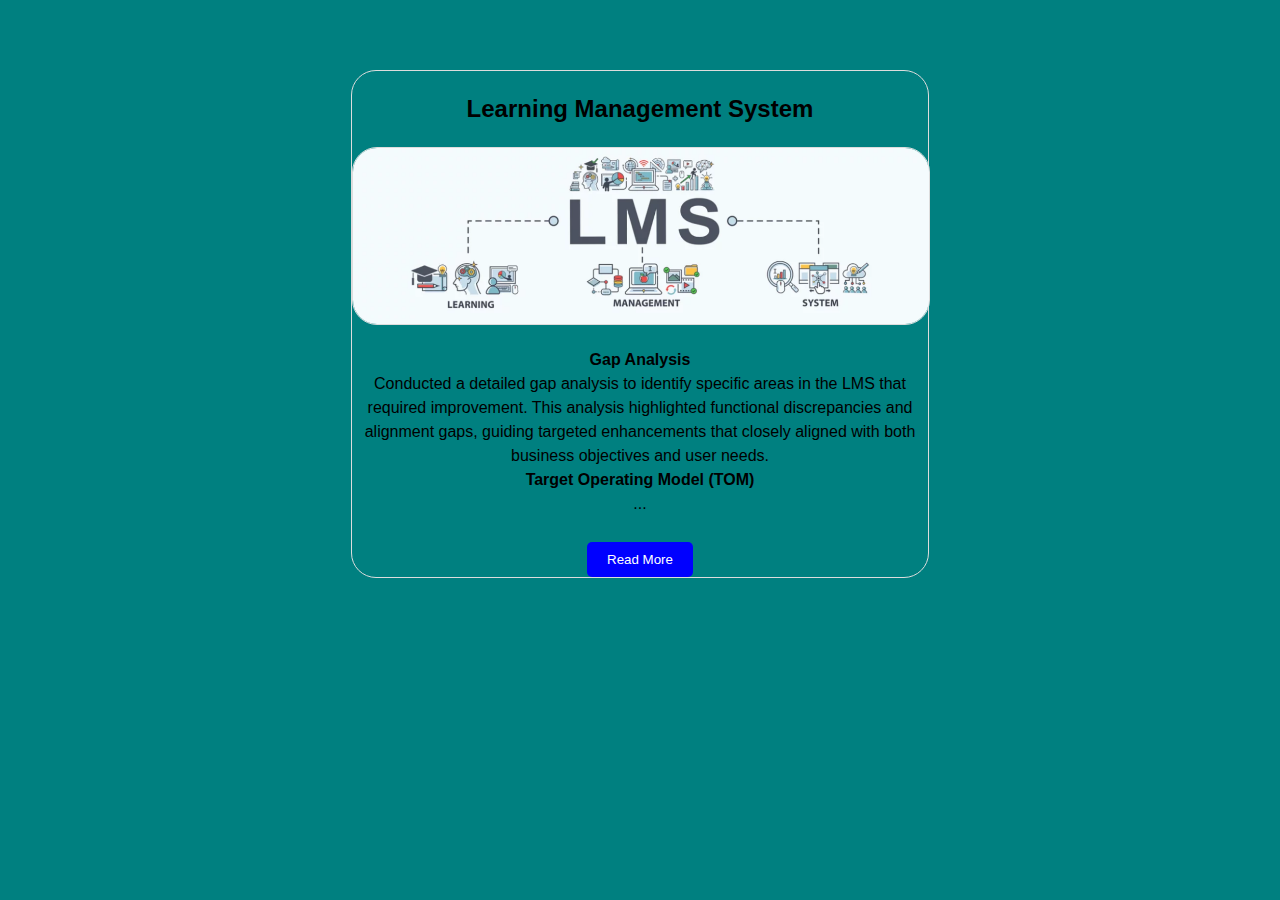
<file: Learningmanagementsystem.html>
<!DOCTYPE html>
<html lang="en">
<head>
    <meta charset="UTF-8">
    <meta name="viewport" content="width=device-width, initial-scale=1.0">
    <title>Fintech</title>
    <style>
html {
  font-family: sans-serif;
  line-height: 1.15;
  -webkit-text-size-adjust: 100%;
    }
article, aside, figcaption, figure, footer, header, hgroup, main, nav, section {
        display: block; }
  body {
  margin: 0;
  font-family: -apple-system, BlinkMacSystemFont, "Segoe UI", Roboto, "Helvetica Neue", Arial, "Noto Sans", sans-serif, "Apple Color Emoji", "Segoe UI Emoji", "Segoe UI Symbol", "Noto Color Emoji";
  font-size: 1rem;
  font-weight: 400;
  line-height: 1.5;
  background-color:#008080;
  
    }

.container {
            display: flex;
            justify-content: center;
            width: 100vw;  /* Set width to cover the entire viewport */
            margin-top: 20px;
        }
        .image-section {
            width: 45%;
            text-align: center;
            margin-top: 50px;
            shape-outside: border-box;
            border: 3px solid #cdeef7;
            border: 1px solid #ddd;
            border-radius: 25px;
        }
        .image-section img {
            width: 100%;
            height: auto;
            border: 1px solid #ddd;
            border-radius: 25px;
        }
        .text-section {
            margin-top: 10px;
            font-family: sans-serif;
            text-justify: inherit;
            text-decoration: solid;
        }
        .more {display: none;}
        button {
            margin-top: 10px;
            padding: 5px 10px;
        }
.my-button {
    background-color: blue;
    color: white;
    padding: 10px 20px;
    border: none;
    border-radius: 5px;
    cursor: pointer;
  }

    </style>
</head>
<body>

    <div class="container">
        
        <div class="image-section">
            <h2><b>Learning Management System</b></h2>
            <img src="images/LMS.png" width="150" height="150" alt="Image 1">
            <div class="text-section">
                <p>
                    <b>Gap Analysis</b><br>
                    Conducted a detailed gap analysis to identify specific areas in the LMS that required improvement. This analysis highlighted functional discrepancies and alignment gaps, guiding targeted enhancements that closely aligned with both business objectives and user needs.<br>
                    <b>Target Operating Model (TOM)</b><br>
                    <span id="dots1">...</span><span id="more1" class="more">Developed a comprehensive Target Operating Model (TOM) to streamline workflows within the LMS, defining optimized processes to enhance efficiency and reduce redundancies. This TOM provided a strategic framework to guide system enhancements and ensure they supported broader organizational goals.<br>
                    <b> Unified Modeling Language (UML) Diagrams</b><br>
                    Created UML diagrams to visualize and document complex workflows within the LMS. These diagrams clarified process structures, enabling a clear understanding of current and future states, which facilitated seamless collaboration with both technical and non-technical teams.<br>
                    <b>Collaboration with UX/UI Team</b><br>
                    Worked closely with the UX/UI team to incorporate user-centered design principles into the LMS, improving overall usability and engagement. This collaboration focused on aligning system changes with user expectations, resulting in a more intuitive and satisfying experience for learners.<br>
                    <b>User Acceptance Testing (UAT)</b><br>
                    Led User Acceptance Testing (UAT) sessions to validate system improvements before full deployment. These tests ensured that new features met user expectations and worked as intended, paving the way for a successful, user-approved LMS launch.
                </span>
                </p>
                 <button onclick="toggleText('dots1', 'more1', this)" class="my-button" id="btn1">Read More</button>
            </div>
        </div>

        <!-- Second Image Section -->
        <!-- <div class="image-section">
            
            <h2>Insurance Claim Project </h2>
            <img src="images/fintech2.jpg"  width="300" height="300"alt="fintech">
            <img src="images/logistics.png" alt="Image 2">
            <div class="text-section">
                <p>
                    I led this project involved the integration of an end-to-end supply chain management system for a third-party logistics (3PL) provider.  
                    <span id="dots2">...</span><span id="more2" class="more">My role involved facilitating workshops with sales, operations, and IT teams to define integration requirements and key performance indicators (KPIs), mapping existing logistics processes to identify inefficiencies, and creating functional and non-functional requirement specifications. I managed external software vendors to ensure seamless system integration and utilized Agile methodology to deliver iterative improvements across multiple sprints. I coordinated system testing, including stress tests, and oversaw the phased rollout of the new platform. As a result, the project achieved a 30% reduction in order processing time, improved on-time deliveries by 20%, and provided clients with real-time shipment tracking visibility.</span>
                </p>
                <button onclick="toggleText('dots2', 'more2', this)"class="my-button" id="btn2">Read More</button>
            </div>
        </div> -->
    </div>

    <script>
        function toggleText(dotsId, moreId, btn) {
            var dots = document.getElementById(dotsId);
            var moreText = document.getElementById(moreId);
            
            if (dots.style.display === "none") {
                dots.style.display = "inline";
                btn.innerHTML = "Read More"; 
                moreText.style.display = "none";
            } else {
                dots.style.display = "none";
                btn.innerHTML = "Read Less"; 
                moreText.style.display = "inline";
            }
        }
    </script>
</body>
</html>
</file>
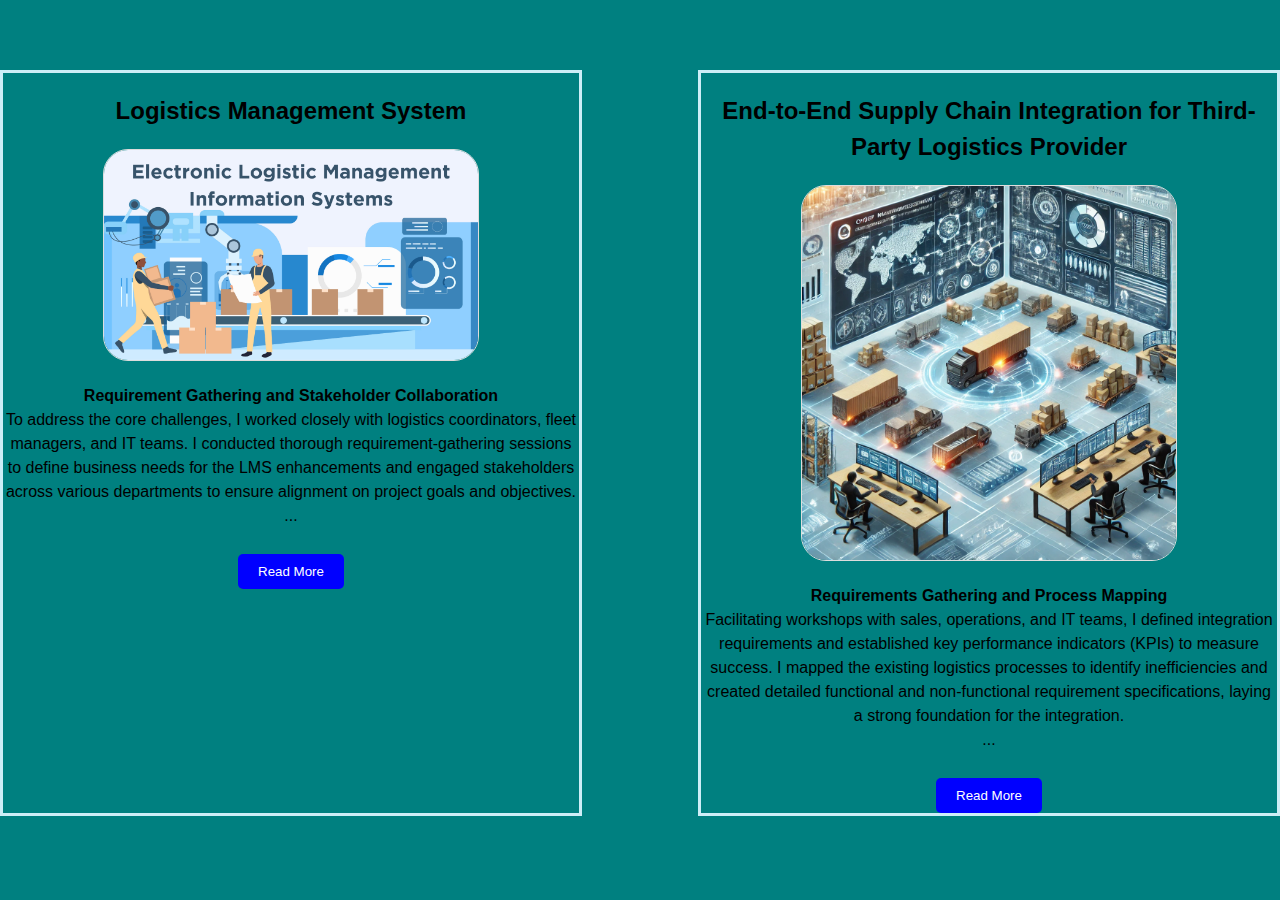
<file: Logistics.html>
<!DOCTYPE html>
<html lang="en">
<head>
    <meta charset="UTF-8">
    <meta name="viewport" content="width=device-width, initial-scale=1.0">
    <title>Fintech</title>
    <style>
html {
  font-family: sans-serif;
  line-height: 1.15;
  -webkit-text-size-adjust: 100%;
    }
article, aside, figcaption, figure, footer, header, hgroup, main, nav, section {
        display: block; }
  body {
  margin: 0;
  font-family: -apple-system, BlinkMacSystemFont, "Segoe UI", Roboto, "Helvetica Neue", Arial, "Noto Sans", sans-serif, "Apple Color Emoji", "Segoe UI Emoji", "Segoe UI Symbol", "Noto Color Emoji";
  font-size: 1rem;
  font-weight: 400;
  line-height: 1.5;
  background-color:#008080;
    }

.container {
            display: flex;
            justify-content: space-between;
            margin-top: 20px;
        }
        .image-section {
            width: 45%;
            text-align: center;
            margin-top: 50px;
            shape-outside: border-box;
            border: 3px solid #cdeef7;
        }
        .image-section img {
            width: 65%;
            height: auto;
            border: 1px solid #ddd;
            border-radius: 25px;
            
        }
        .text-section {
            margin-top: 10px;
            font-family: sans-serif;
            text-justify: inherit;
            text-decoration: solid;
        }
        .more {display: none;}
        button {
            margin-top: 10px;
            padding: 5px 10px;
        }
.my-button {
    background-color: blue;
    color: white;
    padding: 10px 20px;
    border: none;
    border-radius: 5px;
    cursor: pointer;
  }

    </style>
</head>
<body>

    <div class="container">
        
        <div class="image-section">
            <h2><b>Logistics Management System</b></h2>
            <img src="images/logisticsmanagement.png" alt="Image 1">
            <div class="text-section">
                <p>
                    <b>Requirement Gathering and Stakeholder Collaboration</b><br>To address the core challenges, I worked closely with logistics coordinators, fleet managers, and IT teams. I conducted thorough requirement-gathering sessions to define business needs for the LMS enhancements and engaged stakeholders across various departments to ensure alignment on project goals and objectives.<br>
                    <span id="dots1">...</span><span id="more1" class="more">
                        <b>Gap Analysis and Process Improvement</b><br>Through an in-depth gap analysis, I benchmarked the existing LMS functionalities against industry standards, identifying critical improvement areas such as real-time shipment tracking, optimized fleet routing, and automated delivery notifications. I collaborated with the operations team to redesign logistics workflows, including automated route scheduling and load management, which directly minimized delivery delays.<br>
                        <b>User Acceptance Testing (UAT)</b><br>Led the User Acceptance Testing (UAT) phase, I validated that the newly implemented LMS features met all stakeholder requirements and achieved targeted performance standards. This phase was essential for ensuring a smooth transition to the enhanced system.<br>
                        <b>RResults and Impact</b><br>The project yielded a 20% increase in delivery efficiency, a 12% reduction in fuel costs, and improved fleet utilization. These enhancements significantly boosted customer satisfaction while streamlining the company's logistics operations, reinforcing its position as a cost-effective and customer-centric service provider.
                    
                    
                    
                    </span>
                </p>
                <button onclick="toggleText('dots1', 'more1', this)" class="my-button" id="btn1">Read More</button>
            </div>
        </div>

        <!-- Second Image Section -->
        <div class="image-section">
            
            <h2><b>End-to-End Supply Chain Integration for Third-Party Logistics Provider</b></h2>
            <!-- <img src="images/fintech2.jpg"  width="300" height="300"alt="fintech"> -->
            <img src="images/logistics.png" alt="Image 2">
            <div class="text-section">
                <p>
                    <b>Requirements Gathering and Process Mapping</b><br>Facilitating workshops with sales, operations, and IT teams, I defined integration requirements and established key performance indicators (KPIs) to measure success. I mapped the existing logistics processes to identify inefficiencies and created detailed functional and non-functional requirement specifications, laying a strong foundation for the integration.<br>
                    <span id="dots2">...</span><span id="more2" class="more">
                        <b>Vendor Coordination and Agile Delivery</b><br>I managed external software vendors, ensuring alignment with integration goals and smooth collaboration throughout the project. Leveraging Agile methodology, I coordinated iterative development across multiple sprints, providing ongoing improvements and stakeholder feedback incorporation.<br>
                        <b>System Testing and Phased Rollout</b><br>To ensure system stability, I coordinated extensive testing, including stress testing and scenario-based validation. I oversaw the phased rollout of the new platform, ensuring a seamless transition and minimal disruption to ongoing operations.<br>
                        <b>Results and Impact</b><br>The project successfully reduced order processing time by 30%, improved on-time deliveries by 20%, and enabled clients to gain real-time visibility into shipment tracking. These improvements significantly elevated operational efficiency and enhanced customer satisfaction, strengthening the provider’s competitive edge.
                    
                    
                    </span>
                </p>
                <button onclick="toggleText('dots2', 'more2', this)"class="my-button" id="btn2">Read More</button>
            </div>
        </div>
    </div>

    <script>
        function toggleText(dotsId, moreId, btn) {
            var dots = document.getElementById(dotsId);
            var moreText = document.getElementById(moreId);
            
            if (dots.style.display === "none") {
                dots.style.display = "inline";
                btn.innerHTML = "Read More"; 
                moreText.style.display = "none";
            } else {
                dots.style.display = "none";
                btn.innerHTML = "Read Less"; 
                moreText.style.display = "inline";
            }
        }
    </script>
</body>
</html>
</file>
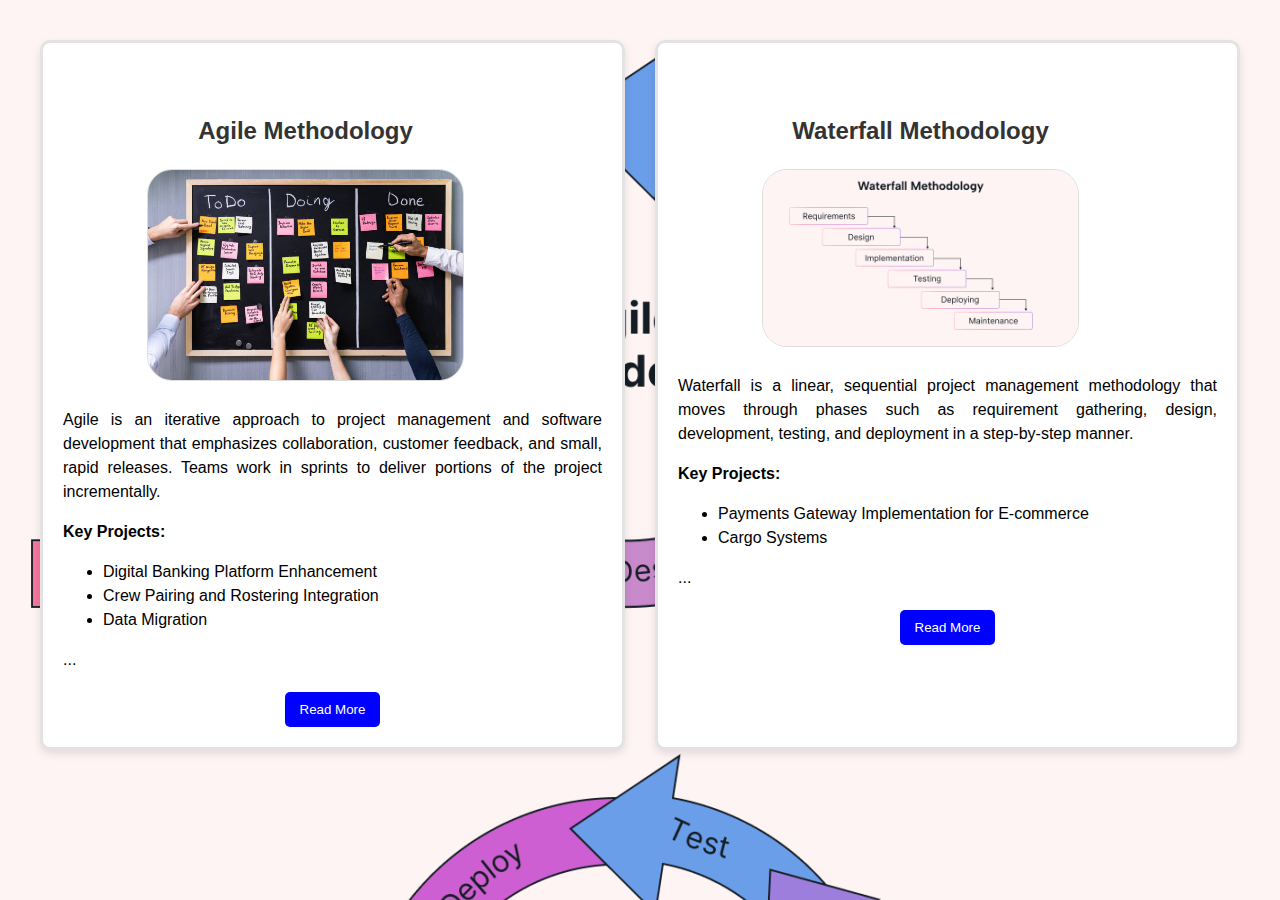
<file: ProjectManagement.html>
<!DOCTYPE html>
<html lang="en">
<head>
    <meta charset="UTF-8">
    <meta name="viewport" content="width=device-width, initial-scale=1.0">
    <title>Agile vs Waterfall Methodologies</title>
    <style>
        html {
            font-family: sans-serif;
            line-height: 1.15;
            -webkit-text-size-adjust: 100%;
        }
        body {
            margin: 0;
            font-family: -apple-system, BlinkMacSystemFont, "Segoe UI", Roboto, "Helvetica Neue", Arial, sans-serif;
            font-size: 1rem;
            font-weight: 400;
            line-height: 1.5;
            background-color: #008080;
            background-image: url(images/Agile.png);
        }
        .container {
            display: flex;
            justify-content: space-between;
            margin: 40px;
            gap: 30px;
        }
        .section {
            width: 45%;
            padding: 20px;
            background-color: #ffffff;
            border-radius: 10px;
            box-shadow: 0 4px 8px rgba(0, 0, 0, 0.1);
            border: 3px solid #e3e3e3;
        }
        .image-section {
            width: 90%;
            text-align: center;
            margin-top: 50px;
            
        }
        .image-section img {
            width: 65%;
            height: auto;
            border: 1px solid #ddd;
            border-radius: 25px;
            
        }
        .section h2 {
            text-align: center;
            font-size: 1.5rem;
            color: #333;
        }
        .text-section {
            text-align: justify;
            margin-top: 20px;
        }
        .text-section p {
            font-size: 1rem;
            
        }
        .button {
            background-color: blue;
            color: white;
            padding: 10px 15px;
            border: none;
            border-radius: 5px;
            cursor: pointer;
            display: block;
            margin: 20px auto 0;
            text-align: center;
        }
        .more {display: none;}
    </style>
</head>
<body>

    <div class="container">
        
        <!-- Agile Section -->
        <div class="section">
            <div class="image-section">
            <h2>Agile Methodology</h2>
            <img src="images/agile.jpg" alt="Image"> </div>
            <div class="text-section">
                <p>
                    Agile is an iterative approach to project management and software development that emphasizes collaboration, customer feedback, and small, rapid releases. Teams work in sprints to deliver portions of the project incrementally.
                </p>
                <p><b>Key Projects:</b></p>
                <ul>
                    <li>Digital Banking Platform Enhancement</li>
                    <li>Crew Pairing and Rostering Integration</li>
                    <li>Data Migration</li>
                </ul>
                <span id="dotsAgile">...</span><span id="moreAgile" class="more">
                    <p>
                        In Agile, requirements and solutions evolve through collaboration between cross-functional teams. There is a strong focus on continuous improvement, and teams review progress regularly to adapt and adjust the plan.
                    </p>
                </span>
                <button class="button" onclick="toggleText('dotsAgile', 'moreAgile', this)">Read More</button>
            </div>
        </div>

        <!-- Waterfall Section -->
        <div class="section">
            <div class="image-section">
            <h2>Waterfall Methodology</h2>
            <img src="images/water.png" alt="Image"> </div>
            <div class="text-section">
                <p>
                    Waterfall is a linear, sequential project management methodology that moves through phases such as requirement gathering, design, development, testing, and deployment in a step-by-step manner.
                </p>
                <p><b>Key Projects:</b></p>
                <ul>
                    <li>Payments Gateway Implementation for E-commerce</li>
                    <li>Cargo Systems</li>
                </ul>
                <span id="dotsWaterfall">...</span><span id="moreWaterfall" class="more">
                    <p>
                        Waterfall is suitable for projects where requirements are well-defined from the beginning and are unlikely to change. Each phase must be completed before the next phase begins, making it a more rigid and structured approach.
                    </p>
                </span>
                <button class="button" onclick="toggleText('dotsWaterfall', 'moreWaterfall', this)">Read More</button>
            </div>
        </div>
    </div>

    <script>
        function toggleText(dotsId, moreId, btn) {
            var dots = document.getElementById(dotsId);
            var moreText = document.getElementById(moreId);
            
            if (dots.style.display === "none") {
                dots.style.display = "inline";
                btn.innerHTML = "Read More"; 
                moreText.style.display = "none";
            } else {
                dots.style.display = "none";
                btn.innerHTML = "Read Less"; 
                moreText.style.display = "inline";
            }
        }
    </script>
</body>
</html>
</file>
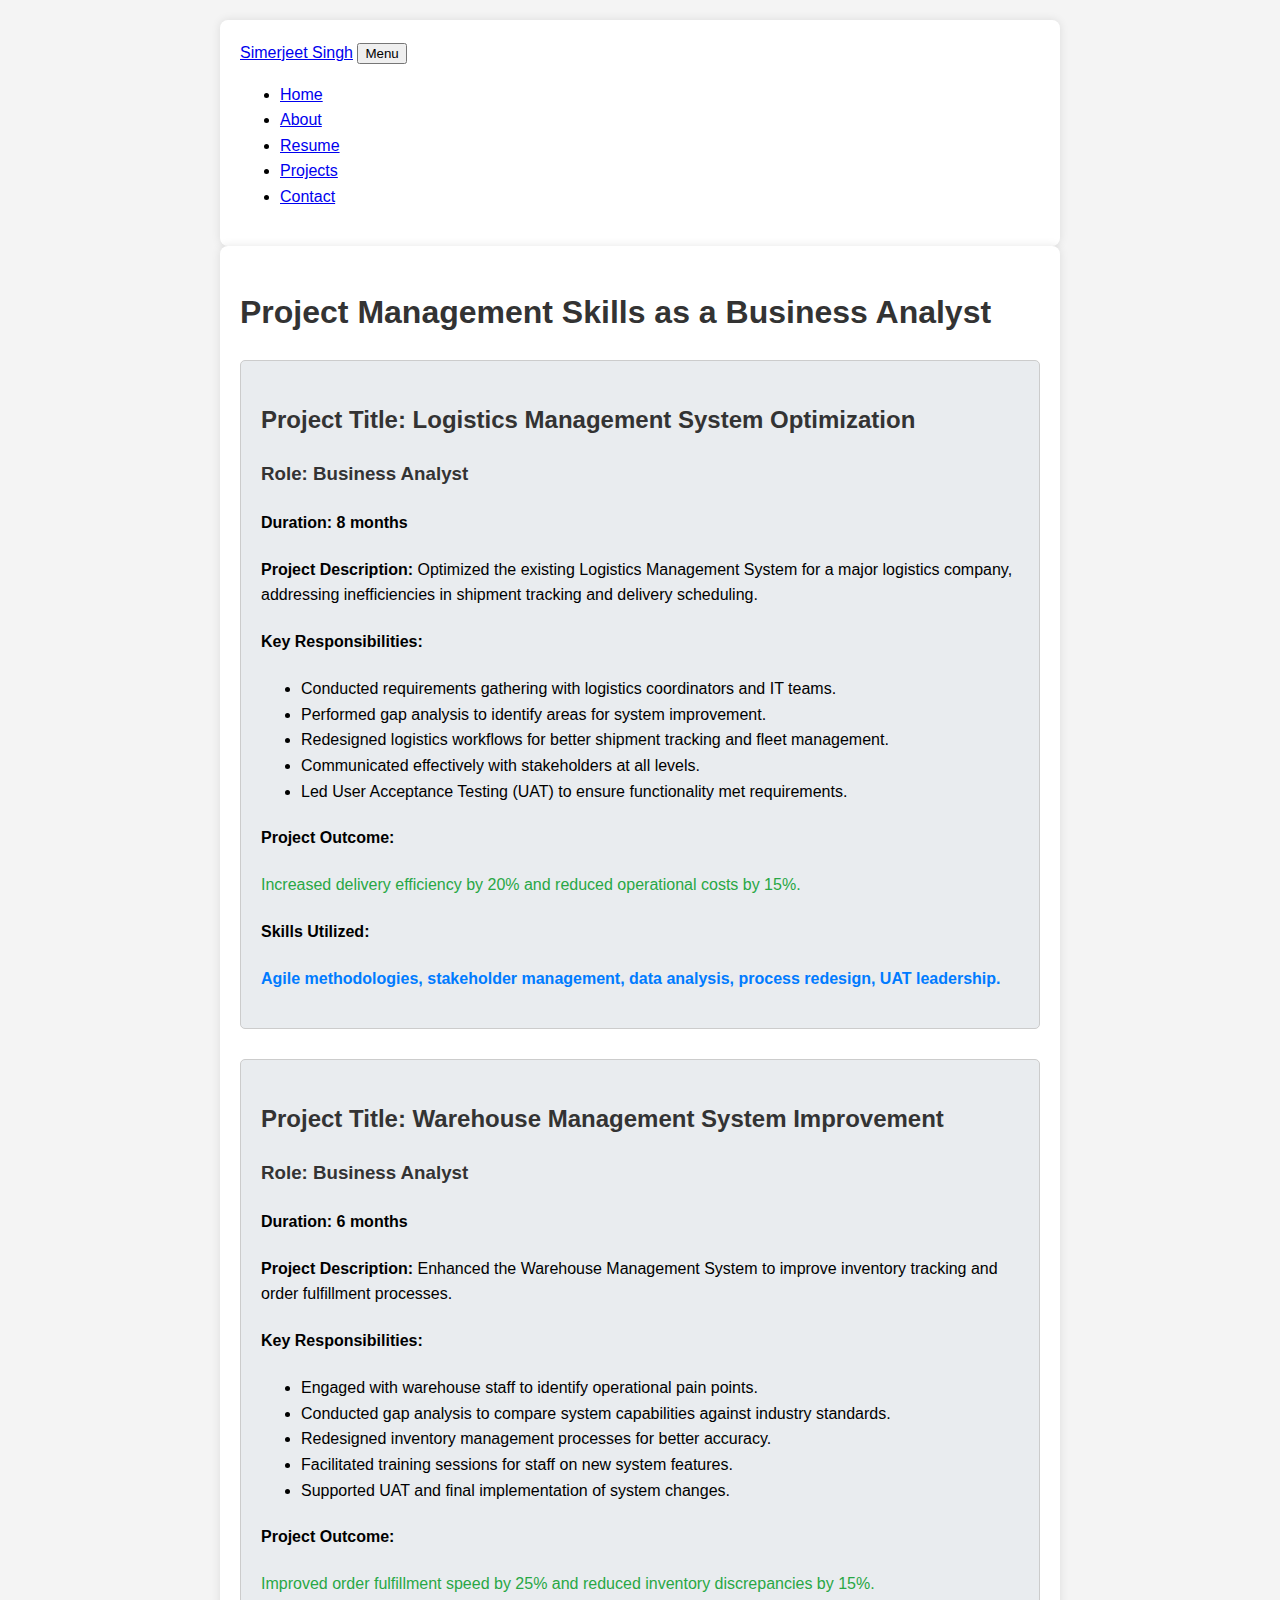
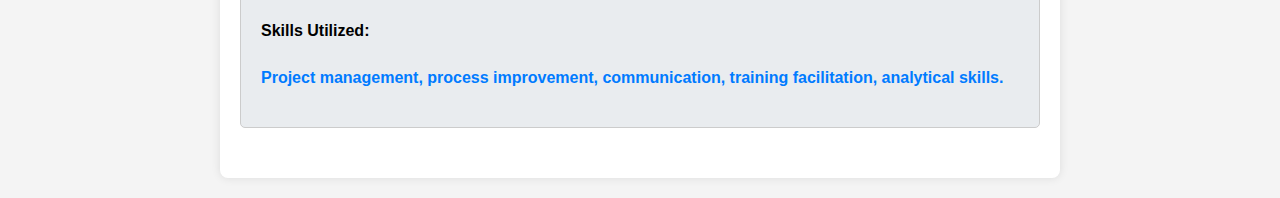
<file: test.html>
<!DOCTYPE html>
<html lang="en">
<head>
    <meta charset="UTF-8">
    <meta name="viewport" content="width=device-width, initial-scale=1.0">
    <title>Project Management Skills - Business Analyst</title>
    
    <style>


html {
  font-family: sans-serif;
  line-height: 1.15;
  -webkit-text-size-adjust: 100%;
  -webkit-tap-highlight-color: rgba(226, 223, 54, 0); }

article, aside, figcaption, figure, footer, header, hgroup, main, nav, section {
  display: block; }
       
  body {
            font-family: Arial, sans-serif;
            line-height: 1.6;
            margin: 0;
            padding: 20px;
            background-color: #f4f4f4;
        }
        h1, h2, h3 {
            color: #333;
        }
        .container {
            max-width: 800px;
            margin: auto;
            background: #fff;
            padding: 20px;
            border-radius: 8px;
            box-shadow: 0 0 10px rgba(0, 0, 0, 0.1);
        }
        .project {
            margin-bottom: 30px;
            padding: 20px;
            border: 1px solid #ccc;
            border-radius: 5px;
            background: #e9ecef;
        }
        .outcome {
            color: #28a745;
        }
        .skills {
            font-weight: bold;
            color: #007bff;
        }
    </style>
</head>
<body>


    <nav class="navbar navbar-expand-lg navbar-dark ftco_navbar ftco-navbar-light site-navbar-target" id="ftco-navbar">
	    <div class="container">
	      <a class="navbar-brand" href="index.html">Simerjeet Singh</a>
	      <button class="navbar-toggler js-fh5co-nav-toggle fh5co-nav-toggle" type="button" data-toggle="collapse" data-target="#ftco-nav" aria-controls="ftco-nav" aria-expanded="false" aria-label="Toggle navigation">
	        <span class="oi oi-menu"></span> Menu
	      </button>

	      <div class="collapse navbar-collapse" id="ftco-nav">
	        <ul class="navbar-nav nav ml-auto">
	          <li class="nav-item"><a href="#home-section" class="nav-link"><span>Home</span></a></li>
	          <li class="nav-item"><a href="#about-section" class="nav-link"><span>About</span></a></li>
	          <li class="nav-item"><a href="#resume-section" class="nav-link"><span>Resume</span></a></li>
	          <li class="nav-item"><a href="#project-section" class="nav-link"><span>Projects</span></a></li>
	          <li class="nav-item"><a href="#contact-section" class="nav-link"><span>Contact</span></a></li>
	        </ul>
	      </div>
	    </div>
	  </nav>
      



    
    <div class="container">
        <h1>Project Management Skills as a Business Analyst</h1>

        <div class="project">
            <h2>Project Title: Logistics Management System Optimization</h2>
            <h3>Role: Business Analyst</h3>
            <h4>Duration: 8 months</h4>
            <p><strong>Project Description:</strong> Optimized the existing Logistics Management System for a major logistics company, addressing inefficiencies in shipment tracking and delivery scheduling.</p>

            <h4>Key Responsibilities:</h4>
            <ul>
                <li>Conducted requirements gathering with logistics coordinators and IT teams.</li>
                <li>Performed gap analysis to identify areas for system improvement.</li>
                <li>Redesigned logistics workflows for better shipment tracking and fleet management.</li>
                <li>Communicated effectively with stakeholders at all levels.</li>
                <li>Led User Acceptance Testing (UAT) to ensure functionality met requirements.</li>
            </ul>

            <h4>Project Outcome:</h4>
            <p class="outcome">Increased delivery efficiency by 20% and reduced operational costs by 15%.</p>

            <h4>Skills Utilized:</h4>
            <p class="skills">Agile methodologies, stakeholder management, data analysis, process redesign, UAT leadership.</p>
        </div>

        <div class="project">
            <h2>Project Title: Warehouse Management System Improvement</h2>
            <h3>Role: Business Analyst</h3>
            <h4>Duration: 6 months</h4>
            <p><strong>Project Description:</strong> Enhanced the Warehouse Management System to improve inventory tracking and order fulfillment processes.</p>

            <h4>Key Responsibilities:</h4>
            <ul>
                <li>Engaged with warehouse staff to identify operational pain points.</li>
                <li>Conducted gap analysis to compare system capabilities against industry standards.</li>
                <li>Redesigned inventory management processes for better accuracy.</li>
                <li>Facilitated training sessions for staff on new system features.</li>
                <li>Supported UAT and final implementation of system changes.</li>
            </ul>

            <h4>Project Outcome:</h4>
            <p class="outcome">Improved order fulfillment speed by 25% and reduced inventory discrepancies by 15%.</p>

            <h4>Skills Utilized:</h4>
            <p class="skills">Project management, process improvement, communication, training facilitation, analytical skills.</p>
        </div>
    </div>
</body>
</html>
</file>
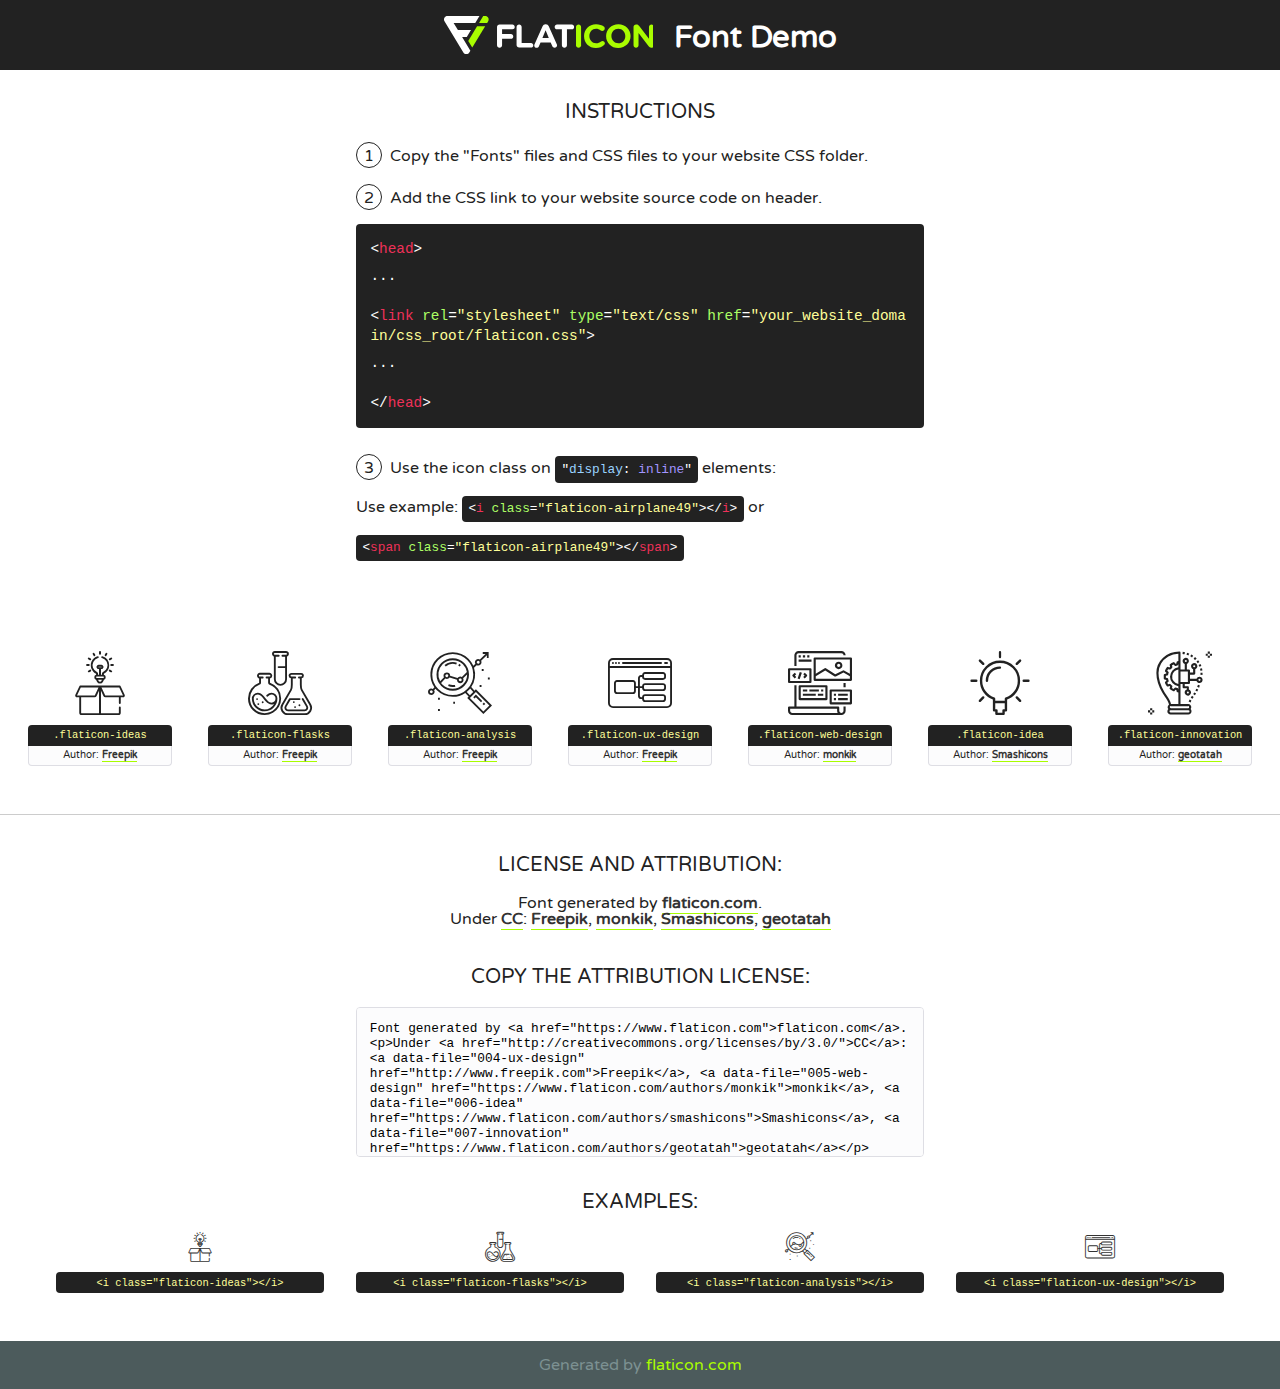
<file: fonts/flaticon/font/flaticon.html>
<!DOCTYPE html>
<!--
  Flaticon icon font: Flaticon
  Creation date: 20/03/2019 02:18
-->
<html>
<!DOCTYPE html>
<html>

<head>
    <title>Flaticon WebFont</title>
    <link href="http://fonts.googleapis.com/css?family=Varela+Round" rel="stylesheet" type="text/css" />
    <link rel="stylesheet" type="text/css" href="flaticon.css">
    <meta charset="UTF-8">
    <style>
    html, body, div, span, applet, object, iframe,
    h1, h2, h3, h4, h5, h6, p, blockquote, pre,
    a, abbr, acronym, address, big, cite, code,
    del, dfn, em, img, ins, kbd, q, s, samp,
    small, strike, strong, sub, sup, tt, var,
    b, u, i, center,
    dl, dt, dd, ol, ul, li,
    fieldset, form, label, legend,
    table, caption, tbody, tfoot, thead, tr, th, td,
    article, aside, canvas, details, embed, 
    figure, figcaption, footer, header, hgroup, 
    menu, nav, output, ruby, section, summary,
    time, mark, audio, video {
        margin: 0;
        padding: 0;
        border: 0;
        font-size: 100%;
        font: inherit;
        vertical-align: baseline;
    }
    /* HTML5 display-role reset for older browsers */
    article, aside, details, figcaption, figure, 
    footer, header, hgroup, menu, nav, section {
        display: block;
    }
    body {
        line-height: 1;
    }
    ol, ul {
        list-style: none;
    }
    blockquote, q {
        quotes: none;
    }
    blockquote:before, blockquote:after,
    q:before, q:after {
        content: '';
        content: none;
    }
    table {
        border-collapse: collapse;
        border-spacing: 0;
    }
    body {
        font-family: 'Varela Round', Helvetica, Arial, sans-serif;
        font-size: 16px;
        color: #222;
    }
    a {
        color: #333;
        border-bottom: 1px solid #a9fd00;
        font-weight: bold;
        text-decoration: none;
    }
    * {
        -moz-box-sizing: border-box;
        -webkit-box-sizing: border-box;
        box-sizing: border-box;
        margin: 0;
        padding: 0;
    }
    [class^="flaticon-"]:before, [class*=" flaticon-"]:before, [class^="flaticon-"]:after, [class*=" flaticon-"]:after {
        font-family: Flaticon;
        font-size: 30px;
        font-style: normal;
        margin-left: 20px;
        color: #333;
    }
    .wrapper {
        max-width: 600px;
        margin: auto;
        padding: 0 1em;
    }
    .title {
        font-size: 1.25em;
        text-align: center;
        margin-bottom: 1em;
        text-transform: uppercase;
    }
    header {
        text-align: center;
        background-color: #222;
        color: #fff;
        padding: 1em;
    }
    header .logo {
        width: 210px;
        height: 38px;
        display: inline-block;
        vertical-align: middle;
        margin-right: 1em;
        border: none;
    }
    header strong {
        font-size: 1.95em;
        font-weight: bold;
        vertical-align: middle;
        margin-top: 5px;
        display: inline-block;
    }
    .demo {
        margin: 2em auto;
        line-height: 1.25em;
    }
    .demo ul li {
        margin-bottom: 1em;
    }
    .demo ul li .num {
        color: #222;
        border-radius: 20px;
        display: inline-block;
        width: 26px;
        padding: 3px;
        height: 26px;
        text-align: center;
        margin-right: 0.5em;
        border: 1px solid #222;
    }
    .demo ul li code {
        background-color: #222;
        border-radius: 4px;
        padding: 0.25em 0.5em;
        display: inline-block;
        color: #fff;
        font-family: Consolas,Monaco,Lucida Console,Liberation Mono,DejaVu Sans Mono,Bitstream Vera Sans Mono,Courier New, monospace;
        font-weight: lighter;
        margin-top: 1em;
        font-size: 0.8em;
        word-break: break-all;
    }
    .demo ul li code.big {
        padding: 1em;
        font-size: 0.9em;
    }
    .demo ul li code .red {
        color: #EF3159;
    }
    .demo ul li code .green {
        color: #ACFF65;
    }
    .demo ul li code .yellow {
        color: #FFFF99;
    }
    .demo ul li code .blue {
        color: #99D3FF;
    }
    .demo ul li code .purple {
        color: #A295FF;
    }
    .demo ul li code .dots {
        margin-top: 0.5em;
        display: block;
    }
    #glyphs {
        border-bottom: 1px solid #ccc;
        padding: 2em 0;
        text-align: center;
    }
    .glyph {
        display: inline-block;
        width: 9em;
        margin: 1em;
        text-align: center;
        vertical-align: top;
        background: #FFF;
    }
    .glyph .glyph-icon {
        padding: 10px;
        display: block;
        font-family:"Flaticon";
        font-size: 64px;
        line-height: 1;
    }
    .glyph .glyph-icon:before {
        font-size: 64px;
        color: #222;
        margin-left: 0;
    }
    .class-name {
        font-size: 0.65em;
        background-color: #222;
        color: #fff;
        border-radius: 4px 4px 0 0;
        padding: 0.5em;
        color: #FFFF99;
        font-family: Consolas,Monaco,Lucida Console,Liberation Mono,DejaVu Sans Mono,Bitstream Vera Sans Mono,Courier New, monospace;
    }
    .author-name {
        font-size: 0.6em;
        background-color: #fcfcfd;
        border: 1px solid #DEDEE4;
        border-top: 0;
        border-radius: 0 0 4px 4px;
        padding: 0.5em;
    }
    .class-name:last-child {
        font-size: 10px;
        color:#888;
    }
    .class-name:last-child a {
        font-size: 10px;
        color:#555;
    }
    .class-name:last-child a:hover {
        color:#a9fd00;
    }
    .glyph > input {
        display: block;
        width: 100px;
        margin: 5px auto;
        text-align: center;
        font-size: 12px;
        cursor: text;
    }
    .glyph > input.icon-input {
        font-family:"Flaticon";
        font-size: 16px;
        margin-bottom: 10px;
    }
    .attribution .title {
        margin-top: 2em;
    }
    .attribution textarea {
        background-color: #fcfcfd;
        padding: 1em;
        border: none;
        box-shadow: none;
        border: 1px solid #DEDEE4;
        border-radius: 4px;
        resize: none;
        width: 100%;
        height: 150px;
        font-size: 0.8em;
        font-family: Consolas,Monaco,Lucida Console,Liberation Mono,DejaVu Sans Mono,Bitstream Vera Sans Mono,Courier New, monospace;
        -webkit-appearance: none;
    }
    .iconsuse {
        margin: 2em auto;
        text-align: center;
        max-width: 1200px;
    }
    .iconsuse:after {
        content: '';
        display: table;
        clear: both;
    }
    .iconsuse .image {
        float: left;
        width: 25%;
        padding: 0 1em;
    }
    .iconsuse .image p {
        margin-bottom: 1em;
    }
    .iconsuse .image span {
        display: block;
        font-size: 0.65em;
        background-color: #222;
        color: #fff;
        border-radius: 4px;
        padding: 0.5em;
        color: #FFFF99;
        margin-top: 1em;
        font-family: Consolas,Monaco,Lucida Console,Liberation Mono,DejaVu Sans Mono,Bitstream Vera Sans Mono,Courier New, monospace;
    }
    #footer {
        text-align: center;
        background-color: #4C5B5C;
        color: #7c9192;
        padding: 1em;
    }
    #footer a {
        border: none;
        color: #a9fd00;
        font-weight: normal;
    }
    @media (max-width: 960px) {
        .iconsuse .image {
            width: 50%;
        }
    }
    @media (max-width: 560px) {
        .iconsuse .image {
            width: 100%;
        }
    }
    </style>
</head>

<body class="characters-off">

    <header>
        <a href="https://www.flaticon.com" target="_blank" class="logo">
            <svg version="1.1" xmlns="http://www.w3.org/2000/svg" xmlns:xlink="http://www.w3.org/1999/xlink" xmlns:a="http://ns.adobe.com/AdobeSVGViewerExtensions/3.0/" viewBox="0 0 560.875 102.036" enable-background="new 0 0 560.875 102.036" xml:space="preserve">
                <defs>
                </defs>
                <g>
                    <g class="letters">
                        <path fill="#ffffff" d="M141.596,29.675c0-3.777,2.985-6.767,6.764-6.767h34.438c3.426,0,6.15,2.728,6.15,6.15
                        c0,3.43-2.724,6.149-6.15,6.149h-27.674v13.091h23.719c3.429,0,6.151,2.724,6.151,6.15c0,3.43-2.723,6.149-6.151,6.149h-23.719
                        v17.574c0,3.773-2.986,6.761-6.764,6.761c-3.779,0-6.764-2.989-6.764-6.761V29.675z"></path>
                        <path fill="#ffffff" d="M193.844,29.149c0-3.781,2.985-6.767,6.764-6.767c3.776,0,6.763,2.985,6.763,6.767v42.957h25.039
                        c3.426,0,6.149,2.726,6.149,6.153c0,3.425-2.723,6.15-6.149,6.15h-31.802c-3.779,0-6.764-2.986-6.764-6.768V29.149z"></path>
                        <path fill="#ffffff" d="M241.891,75.71l21.438-48.407c1.492-3.341,4.215-5.357,7.906-5.357h0.792
                        c3.686,0,6.323,2.017,7.815,5.357l21.439,48.407c0.436,0.967,0.701,1.845,0.701,2.723c0,3.602-2.809,6.501-6.414,6.501
                        c-3.161,0-5.269-1.845-6.499-4.655l-4.132-9.661h-27.059l-4.301,10.102c-1.144,2.631-3.426,4.214-6.237,4.214
                        c-3.517,0-6.24-2.81-6.24-6.325C241.1,77.64,241.451,76.677,241.891,75.71z M279.932,58.666l-8.521-20.297l-8.526,20.297H279.932
                        z"></path>
                        <path fill="#ffffff" d="M314.864,35.387H301.86c-3.429,0-6.239-2.813-6.239-6.238c0-3.429,2.811-6.24,6.239-6.24h39.533
                        c3.426,0,6.237,2.811,6.237,6.24c0,3.425-2.811,6.238-6.237,6.238h-13.001v42.785c0,3.773-2.99,6.761-6.764,6.761
                        c-3.779,0-6.764-2.989-6.764-6.761V35.387z"></path>
                        <path fill="#A9FD00" d="M352.615,29.149c0-3.781,2.985-6.767,6.767-6.767c3.774,0,6.761,2.985,6.761,6.767v49.024
                        c0,3.773-2.987,6.761-6.761,6.761c-3.781,0-6.767-2.989-6.767-6.761V29.149z"></path>
                        <path fill="#A9FD00" d="M374.132,53.836v-0.179c0-17.481,13.178-31.801,32.065-31.801c9.22,0,15.459,2.458,20.557,6.238
                        c1.402,1.054,2.637,2.985,2.637,5.357c0,3.692-2.985,6.59-6.681,6.59c-1.845,0-3.071-0.702-4.044-1.319
                        c-3.776-2.813-7.729-4.393-12.562-4.393c-10.364,0-17.831,8.611-17.831,19.154v0.173c0,10.542,7.291,19.329,17.831,19.329
                        c5.715,0,9.492-1.756,13.359-4.834c1.049-0.874,2.458-1.491,4.039-1.491c3.429,0,6.325,2.813,6.325,6.236
                        c0,2.106-1.056,3.78-2.282,4.834c-5.539,4.834-12.036,7.733-21.878,7.733C387.572,85.464,374.132,71.493,374.132,53.836z"></path>
                        <path fill="#A9FD00" d="M433.009,53.836v-0.179c0-17.481,13.79-31.801,32.766-31.801c18.981,0,32.592,14.143,32.592,31.628v0.173
                        c0,17.483-13.785,31.807-32.769,31.807C446.625,85.464,433.009,71.32,433.009,53.836z M484.224,53.836v-0.179
                        c0-10.539-7.725-19.326-18.626-19.326c-10.893,0-18.449,8.611-18.449,19.154v0.173c0,10.542,7.73,19.329,18.626,19.329
                        C476.676,72.986,484.224,64.378,484.224,53.836z"></path>
                        <path fill="#A9FD00" d="M506.233,29.321c0-3.774,2.99-6.763,6.767-6.763h1.401c3.252,0,5.183,1.583,7.029,3.953l26.093,34.265
                        V29.059c0-3.692,2.99-6.677,6.681-6.677c3.683,0,6.671,2.985,6.671,6.677v48.934c0,3.78-2.987,6.765-6.764,6.765h-0.436
                        c-3.257,0-5.188-1.581-7.034-3.953l-27.056-35.492v32.944c0,3.687-2.985,6.676-6.678,6.676c-3.683,0-6.673-2.989-6.673-6.676
                        V29.321z"></path>
                    </g>
                    <g class="insignia">
                        <path fill="#ffffff" d="M48.372,56.137h12.517l11.156-18.537H37.186L25.688,18.539h57.825L94.668,0H9.271
                        C5.925,0,2.842,1.801,1.198,4.716c-1.644,2.907-1.593,6.482,0.134,9.343l50.38,83.501c1.678,2.781,4.689,4.476,7.938,4.476
                        c3.246,0,6.257-1.695,7.935-4.476l2.898-4.804L48.372,56.137z"></path>
                        <g class="i">
                            <path fill="#A9FD00" d="M93.575,18.539h0.031v0.004l21.652,0.004l2.705-4.488c1.727-2.861,1.778-6.436,0.133-9.343
                            C116.454,1.801,113.371,0,110.026,0h-5.294L93.575,18.539z"></path>
                            <polygon fill="#A9FD00" points="88.291,27.356 64.725,66.486 75.519,84.404 109.942,27.356"></polygon>
                        </g>
                    </g>
                </g>
            </svg>
        </a>
        <strong>Font Demo</strong>
    </header>


    <section class="demo wrapper">

        <p class="title">Instructions</p>

        <ul>
            <li>
                <span class="num">1</span>Copy the "Fonts" files and CSS files to your website CSS folder.
            </li>
            <li>
                <span class="num">2</span>Add the CSS link to your website source code on header.
                <code class="big">
                    &lt;<span class="red">head</span>&gt;
                    <br/><span class="dots">...</span>
                    <br/>&lt;<span class="red">link</span> <span class="green">rel</span>=<span class="yellow">"stylesheet"</span> <span class="green">type</span>=<span class="yellow">"text/css"</span> <span class="green">href</span>=<span class="yellow">"your_website_domain/css_root/flaticon.css"</span>&gt;
                    <br/><span class="dots">...</span>
                    <br/>&lt;/<span class="red">head</span>&gt;
                </code>
            </li>

            <li>
                <p>
                    <span class="num">3</span>Use the icon class on <code>"<span class="blue">display</span>:<span class="purple"> inline</span>"</code> elements:
                    <br />
                    Use example: <code>&lt;<span class="red">i</span> <span class="green">class</span>=<span class="yellow">&quot;flaticon-airplane49&quot;</span>&gt;&lt;/<span class="red">i</span>&gt;</code> or <code>&lt;<span class="red">span</span> <span class="green">class</span>=<span class="yellow">&quot;flaticon-airplane49&quot;</span>&gt;&lt;/<span class="red">span</span>&gt;</code>
            </li>
        </ul>

    </section>




   <section id="glyphs">          
    
      
        <div class="glyph"><div class="glyph-icon flaticon-ideas"></div>
            <div class="class-name">.flaticon-ideas</div>
            <div class="author-name">Author: <a data-file="001-ideas" href="http://www.freepik.com">Freepik</a> </div> 
        </div>        
        
        <div class="glyph"><div class="glyph-icon flaticon-flasks"></div>
            <div class="class-name">.flaticon-flasks</div>
            <div class="author-name">Author: <a data-file="002-flasks" href="http://www.freepik.com">Freepik</a> </div> 
        </div>        
        
        <div class="glyph"><div class="glyph-icon flaticon-analysis"></div>
            <div class="class-name">.flaticon-analysis</div>
            <div class="author-name">Author: <a data-file="003-analysis" href="http://www.freepik.com">Freepik</a> </div> 
        </div>        
        
        <div class="glyph"><div class="glyph-icon flaticon-ux-design"></div>
            <div class="class-name">.flaticon-ux-design</div>
            <div class="author-name">Author: <a data-file="004-ux-design" href="http://www.freepik.com">Freepik</a> </div> 
        </div>        
        
        <div class="glyph"><div class="glyph-icon flaticon-web-design"></div>
            <div class="class-name">.flaticon-web-design</div>
            <div class="author-name">Author: <a data-file="005-web-design" href="https://www.flaticon.com/authors/monkik">monkik</a> </div> 
        </div>        
        
        <div class="glyph"><div class="glyph-icon flaticon-idea"></div>
            <div class="class-name">.flaticon-idea</div>
            <div class="author-name">Author: <a data-file="006-idea" href="https://www.flaticon.com/authors/smashicons">Smashicons</a> </div> 
        </div>        
        
        <div class="glyph"><div class="glyph-icon flaticon-innovation"></div>
            <div class="class-name">.flaticon-innovation</div>
            <div class="author-name">Author: <a data-file="007-innovation" href="https://www.flaticon.com/authors/geotatah">geotatah</a> </div> 
        </div>        
        

    </section>



    <section class="attribution wrapper"   style="text-align:center;">

      <div class="title">License and attribution:</div><div class="attrDiv">Font generated by <a href="https://www.flaticon.com">flaticon.com</a>. <div><p>Under <a href="http://creativecommons.org/licenses/by/3.0/">CC</a>: <a data-file="004-ux-design" href="http://www.freepik.com">Freepik</a>, <a data-file="005-web-design" href="https://www.flaticon.com/authors/monkik">monkik</a>, <a data-file="006-idea" href="https://www.flaticon.com/authors/smashicons">Smashicons</a>, <a data-file="007-innovation" href="https://www.flaticon.com/authors/geotatah">geotatah</a></p>  </div>
      </div>
      <div class="title">Copy the Attribution License:</div>

    <textarea onclick="this.focus();this.select();">Font generated by &lt;a href=&quot;https://www.flaticon.com&quot;&gt;flaticon.com&lt;/a&gt;. <p>Under <a href="http://creativecommons.org/licenses/by/3.0/">CC</a>: <a data-file="004-ux-design" href="http://www.freepik.com">Freepik</a>, <a data-file="005-web-design" href="https://www.flaticon.com/authors/monkik">monkik</a>, <a data-file="006-idea" href="https://www.flaticon.com/authors/smashicons">Smashicons</a>, <a data-file="007-innovation" href="https://www.flaticon.com/authors/geotatah">geotatah</a></p>  
     </textarea>

    </section>

    <section class="iconsuse">

          <div class="title">Examples:</div>            
             
            <div class="image">
                <p>
                    <i class="glyph-icon flaticon-ideas"></i> 
                    <span>&lt;i class=&quot;flaticon-ideas&quot;&gt;&lt;/i&gt;</span>
                </p>
            </div>
            
            <div class="image">
                <p>
                    <i class="glyph-icon flaticon-flasks"></i> 
                    <span>&lt;i class=&quot;flaticon-flasks&quot;&gt;&lt;/i&gt;</span>
                </p>
            </div>
            
            <div class="image">
                <p>
                    <i class="glyph-icon flaticon-analysis"></i> 
                    <span>&lt;i class=&quot;flaticon-analysis&quot;&gt;&lt;/i&gt;</span>
                </p>
            </div>
            
            <div class="image">
                <p>
                    <i class="glyph-icon flaticon-ux-design"></i> 
                    <span>&lt;i class=&quot;flaticon-ux-design&quot;&gt;&lt;/i&gt;</span>
                </p>
            </div>
                       
        </div>
                            
    </section>

<div id="footer">
    <div>Generated by <a href="https://www.flaticon.com">flaticon.com</a>
    </div>
</div>



</body>
</html>
</file>
<file: css/flaticon.css>
/*
  	Flaticon icon font: Flaticon
  	Creation date: 04/01/2019 13:45
  	*/


@font-face {
  font-family: "Flaticon";
  src: url("../fonts/flaticon/font/Flaticon.eot");
  src: url("../fonts/flaticon/font/Flaticon.eot?#iefix") format("embedded-opentype"),
       url("../fonts/flaticon/font/Flaticon.woff") format("woff"),
       url("../fonts/flaticon/font/Flaticon.ttf") format("truetype"),
       url("../fonts/flaticon/font/Flaticon.svg#Flaticon") format("svg");
  font-weight: normal;
  font-style: normal;
}

@media screen and (-webkit-min-device-pixel-ratio:0) {
  @font-face {
    font-family: "Flaticon";
    src: url("../fonts/flaticon/font/Flaticon.svg#Flaticon") format("svg");
  }
}

[class^="flaticon-"]:before, [class*=" flaticon-"]:before,
[class^="flaticon-"]:after, [class*=" flaticon-"]:after {   
  font-family: Flaticon;
  font-style: normal;
  font-weight: normal;
  font-variant: normal;
  text-transform: none;
  line-height: 1;

  /* Better Font Rendering =========== */
  -webkit-font-smoothing: antialiased;
  -moz-osx-font-smoothing: grayscale;
}

.flaticon-ideas:before { content: "\f100"; }
.flaticon-flasks:before { content: "\f101"; }
.flaticon-analysis:before { content: "\f102"; }
.flaticon-ux-design:before { content: "\f103"; }
.flaticon-web-design:before { content: "\f104"; }
.flaticon-idea:before { content: "\f105"; }
.flaticon-innovation:before { content: "\f106"; }
</file>
<file: css/icomoon.css>
@font-face {
  font-family: 'icomoon';
  src:  url('../fonts/icomoon/icomoon.eot?6tt51o');
  src:  url('../fonts/icomoon/icomoon.eot?6tt51o#iefix') format('embedded-opentype'),
    url('../fonts/icomoon/icomoon.ttf?6tt51o') format('truetype'),
    url('../fonts/icomoon/icomoon.woff?6tt51o') format('woff'),
    url('../fonts/icomoon/icomoon.svg?6tt51o#icomoon') format('svg');
  font-weight: normal;
  font-style: normal;
}

[class^="icon-"], [class*=" icon-"] {
  /* use !important to prevent issues with browser extensions that change fonts */
  font-family: 'icomoon' !important;
  speak: none;
  font-style: normal;
  font-weight: normal;
  font-variant: normal;
  text-transform: none;
  line-height: 1;

  /* Better Font Rendering =========== */
  -webkit-font-smoothing: antialiased;
  -moz-osx-font-smoothing: grayscale;
}

.icon-asterisk:before {
  content: "\f069";
}
.icon-plus:before {
  content: "\f067";
}
.icon-question:before {
  content: "\f128";
}
.icon-minus:before {
  content: "\f068";
}
.icon-glass:before {
  content: "\f000";
}
.icon-music:before {
  content: "\f001";
}
.icon-search:before {
  content: "\f002";
}
.icon-envelope-o:before {
  content: "\f003";
}
.icon-heart:before {
  content: "\f004";
}
.icon-star:before {
  content: "\f005";
}
.icon-star-o:before {
  content: "\f006";
}
.icon-user:before {
  content: "\f007";
}
.icon-film:before {
  content: "\f008";
}
.icon-th-large:before {
  content: "\f009";
}
.icon-th:before {
  content: "\f00a";
}
.icon-th-list:before {
  content: "\f00b";
}
.icon-check:before {
  content: "\f00c";
}
.icon-close:before {
  content: "\f00d";
}
.icon-remove:before {
  content: "\f00d";
}
.icon-times:before {
  content: "\f00d";
}
.icon-search-plus:before {
  content: "\f00e";
}
.icon-search-minus:before {
  content: "\f010";
}
.icon-power-off:before {
  content: "\f011";
}
.icon-signal:before {
  content: "\f012";
}
.icon-cog:before {
  content: "\f013";
}
.icon-gear:before {
  content: "\f013";
}
.icon-trash-o:before {
  content: "\f014";
}
.icon-home:before {
  content: "\f015";
}
.icon-file-o:before {
  content: "\f016";
}
.icon-clock-o:before {
  content: "\f017";
}
.icon-road:before {
  content: "\f018";
}
.icon-download:before {
  content: "\f019";
}
.icon-arrow-circle-o-down:before {
  content: "\f01a";
}
.icon-arrow-circle-o-up:before {
  content: "\f01b";
}
.icon-inbox:before {
  content: "\f01c";
}
.icon-play-circle-o:before {
  content: "\f01d";
}
.icon-repeat:before {
  content: "\f01e";
}
.icon-rotate-right:before {
  content: "\f01e";
}
.icon-refresh:before {
  content: "\f021";
}
.icon-list-alt:before {
  content: "\f022";
}
.icon-lock:before {
  content: "\f023";
}
.icon-flag:before {
  content: "\f024";
}
.icon-headphones:before {
  content: "\f025";
}
.icon-volume-off:before {
  content: "\f026";
}
.icon-volume-down:before {
  content: "\f027";
}
.icon-volume-up:before {
  content: "\f028";
}
.icon-qrcode:before {
  content: "\f029";
}
.icon-barcode:before {
  content: "\f02a";
}
.icon-tag:before {
  content: "\f02b";
}
.icon-tags:before {
  content: "\f02c";
}
.icon-book:before {
  content: "\f02d";
}
.icon-bookmark:before {
  content: "\f02e";
}
.icon-print:before {
  content: "\f02f";
}
.icon-camera:before {
  content: "\f030";
}
.icon-font:before {
  content: "\f031";
}
.icon-bold:before {
  content: "\f032";
}
.icon-italic:before {
  content: "\f033";
}
.icon-text-height:before {
  content: "\f034";
}
.icon-text-width:before {
  content: "\f035";
}
.icon-align-left:before {
  content: "\f036";
}
.icon-align-center:before {
  content: "\f037";
}
.icon-align-right:before {
  content: "\f038";
}
.icon-align-justify:before {
  content: "\f039";
}
.icon-list:before {
  content: "\f03a";
}
.icon-dedent:before {
  content: "\f03b";
}
.icon-outdent:before {
  content: "\f03b";
}
.icon-indent:before {
  content: "\f03c";
}
.icon-video-camera:before {
  content: "\f03d";
}
.icon-image:before {
  content: "\f03e";
}
.icon-photo:before {
  content: "\f03e";
}
.icon-picture-o:before {
  content: "\f03e";
}
.icon-pencil:before {
  content: "\f040";
}
.icon-map-marker:before {
  content: "\f041";
}
.icon-adjust:before {
  content: "\f042";
}
.icon-tint:before {
  content: "\f043";
}
.icon-edit:before {
  content: "\f044";
}
.icon-pencil-square-o:before {
  content: "\f044";
}
.icon-share-square-o:before {
  content: "\f045";
}
.icon-check-square-o:before {
  content: "\f046";
}
.icon-arrows:before {
  content: "\f047";
}
.icon-step-backward:before {
  content: "\f048";
}
.icon-fast-backward:before {
  content: "\f049";
}
.icon-backward:before {
  content: "\f04a";
}
.icon-play:before {
  content: "\f04b";
}
.icon-pause:before {
  content: "\f04c";
}
.icon-stop:before {
  content: "\f04d";
}
.icon-forward:before {
  content: "\f04e";
}
.icon-fast-forward:before {
  content: "\f050";
}
.icon-step-forward:before {
  content: "\f051";
}
.icon-eject:before {
  content: "\f052";
}
.icon-chevron-left:before {
  content: "\f053";
}
.icon-chevron-right:before {
  content: "\f054";
}
.icon-plus-circle:before {
  content: "\f055";
}
.icon-minus-circle:before {
  content: "\f056";
}
.icon-times-circle:before {
  content: "\f057";
}
.icon-check-circle:before {
  content: "\f058";
}
.icon-question-circle:before {
  content: "\f059";
}
.icon-info-circle:before {
  content: "\f05a";
}
.icon-crosshairs:before {
  content: "\f05b";
}
.icon-times-circle-o:before {
  content: "\f05c";
}
.icon-check-circle-o:before {
  content: "\f05d";
}
.icon-ban:before {
  content: "\f05e";
}
.icon-arrow-left:before {
  content: "\f060";
}
.icon-arrow-right:before {
  content: "\f061";
}
.icon-arrow-up:before {
  content: "\f062";
}
.icon-arrow-down:before {
  content: "\f063";
}
.icon-mail-forward:before {
  content: "\f064";
}
.icon-share:before {
  content: "\f064";
}
.icon-expand:before {
  content: "\f065";
}
.icon-compress:before {
  content: "\f066";
}
.icon-exclamation-circle:before {
  content: "\f06a";
}
.icon-gift:before {
  content: "\f06b";
}
.icon-leaf:before {
  content: "\f06c";
}
.icon-fire:before {
  content: "\f06d";
}
.icon-eye:before {
  content: "\f06e";
}
.icon-eye-slash:before {
  content: "\f070";
}
.icon-exclamation-triangle:before {
  content: "\f071";
}
.icon-warning:before {
  content: "\f071";
}
.icon-plane:before {
  content: "\f072";
}
.icon-calendar:before {
  content: "\f073";
}
.icon-random:before {
  content: "\f074";
}
.icon-comment:before {
  content: "\f075";
}
.icon-magnet:before {
  content: "\f076";
}
.icon-chevron-up:before {
  content: "\f077";
}
.icon-chevron-down:before {
  content: "\f078";
}
.icon-retweet:before {
  content: "\f079";
}
.icon-shopping-cart:before {
  content: "\f07a";
}
.icon-folder:before {
  content: "\f07b";
}
.icon-folder-open:before {
  content: "\f07c";
}
.icon-arrows-v:before {
  content: "\f07d";
}
.icon-arrows-h:before {
  content: "\f07e";
}
.icon-bar-chart:before {
  content: "\f080";
}
.icon-bar-chart-o:before {
  content: "\f080";
}
.icon-twitter-square:before {
  content: "\f081";
}
.icon-facebook-square:before {
  content: "\f082";
}
.icon-camera-retro:before {
  content: "\f083";
}
.icon-key:before {
  content: "\f084";
}
.icon-cogs:before {
  content: "\f085";
}
.icon-gears:before {
  content: "\f085";
}
.icon-comments:before {
  content: "\f086";
}
.icon-thumbs-o-up:before {
  content: "\f087";
}
.icon-thumbs-o-down:before {
  content: "\f088";
}
.icon-star-half:before {
  content: "\f089";
}
.icon-heart-o:before {
  content: "\f08a";
}
.icon-sign-out:before {
  content: "\f08b";
}
.icon-linkedin-square:before {
  content: "\f08c";
}
.icon-thumb-tack:before {
  content: "\f08d";
}
.icon-external-link:before {
  content: "\f08e";
}
.icon-sign-in:before {
  content: "\f090";
}
.icon-trophy:before {
  content: "\f091";
}
.icon-github-square:before {
  content: "\f092";
}
.icon-upload:before {
  content: "\f093";
}
.icon-lemon-o:before {
  content: "\f094";
}
.icon-phone:before {
  content: "\f095";
}
.icon-square-o:before {
  content: "\f096";
}
.icon-bookmark-o:before {
  content: "\f097";
}
.icon-phone-square:before {
  content: "\f098";
}
.icon-twitter:before {
  content: "\f099";
}
.icon-facebook:before {
  content: "\f09a";
}
.icon-facebook-f:before {
  content: "\f09a";
}
.icon-github:before {
  content: "\f09b";
}
.icon-unlock:before {
  content: "\f09c";
}
.icon-credit-card:before {
  content: "\f09d";
}
.icon-feed:before {
  content: "\f09e";
}
.icon-rss:before {
  content: "\f09e";
}
.icon-hdd-o:before {
  content: "\f0a0";
}
.icon-bullhorn:before {
  content: "\f0a1";
}
.icon-bell-o:before {
  content: "\f0a2";
}
.icon-certificate:before {
  content: "\f0a3";
}
.icon-hand-o-right:before {
  content: "\f0a4";
}
.icon-hand-o-left:before {
  content: "\f0a5";
}
.icon-hand-o-up:before {
  content: "\f0a6";
}
.icon-hand-o-down:before {
  content: "\f0a7";
}
.icon-arrow-circle-left:before {
  content: "\f0a8";
}
.icon-arrow-circle-right:before {
  content: "\f0a9";
}
.icon-arrow-circle-up:before {
  content: "\f0aa";
}
.icon-arrow-circle-down:before {
  content: "\f0ab";
}
.icon-globe:before {
  content: "\f0ac";
}
.icon-wrench:before {
  content: "\f0ad";
}
.icon-tasks:before {
  content: "\f0ae";
}
.icon-filter:before {
  content: "\f0b0";
}
.icon-briefcase:before {
  content: "\f0b1";
}
.icon-arrows-alt:before {
  content: "\f0b2";
}
.icon-group:before {
  content: "\f0c0";
}
.icon-users:before {
  content: "\f0c0";
}
.icon-chain:before {
  content: "\f0c1";
}
.icon-link:before {
  content: "\f0c1";
}
.icon-cloud:before {
  content: "\f0c2";
}
.icon-flask:before {
  content: "\f0c3";
}
.icon-cut:before {
  content: "\f0c4";
}
.icon-scissors:before {
  content: "\f0c4";
}
.icon-copy:before {
  content: "\f0c5";
}
.icon-files-o:before {
  content: "\f0c5";
}
.icon-paperclip:before {
  content: "\f0c6";
}
.icon-floppy-o:before {
  content: "\f0c7";
}
.icon-save:before {
  content: "\f0c7";
}
.icon-square:before {
  content: "\f0c8";
}
.icon-bars:before {
  content: "\f0c9";
}
.icon-navicon:before {
  content: "\f0c9";
}
.icon-reorder:before {
  content: "\f0c9";
}
.icon-list-ul:before {
  content: "\f0ca";
}
.icon-list-ol:before {
  content: "\f0cb";
}
.icon-strikethrough:before {
  content: "\f0cc";
}
.icon-underline:before {
  content: "\f0cd";
}
.icon-table:before {
  content: "\f0ce";
}
.icon-magic:before {
  content: "\f0d0";
}
.icon-truck:before {
  content: "\f0d1";
}
.icon-pinterest:before {
  content: "\f0d2";
}
.icon-pinterest-square:before {
  content: "\f0d3";
}
.icon-google-plus-square:before {
  content: "\f0d4";
}
.icon-google-plus:before {
  content: "\f0d5";
}
.icon-money:before {
  content: "\f0d6";
}
.icon-caret-down:before {
  content: "\f0d7";
}
.icon-caret-up:before {
  content: "\f0d8";
}
.icon-caret-left:before {
  content: "\f0d9";
}
.icon-caret-right:before {
  content: "\f0da";
}
.icon-columns:before {
  content: "\f0db";
}
.icon-sort:before {
  content: "\f0dc";
}
.icon-unsorted:before {
  content: "\f0dc";
}
.icon-sort-desc:before {
  content: "\f0dd";
}
.icon-sort-down:before {
  content: "\f0dd";
}
.icon-sort-asc:before {
  content: "\f0de";
}
.icon-sort-up:before {
  content: "\f0de";
}
.icon-envelope:before {
  content: "\f0e0";
}
.icon-linkedin:before {
  content: "\f0e1";
}
.icon-rotate-left:before {
  content: "\f0e2";
}
.icon-undo:before {
  content: "\f0e2";
}
.icon-gavel:before {
  content: "\f0e3";
}
.icon-legal:before {
  content: "\f0e3";
}
.icon-dashboard:before {
  content: "\f0e4";
}
.icon-tachometer:before {
  content: "\f0e4";
}
.icon-comment-o:before {
  content: "\f0e5";
}
.icon-comments-o:before {
  content: "\f0e6";
}
.icon-bolt:before {
  content: "\f0e7";
}
.icon-flash:before {
  content: "\f0e7";
}
.icon-sitemap:before {
  content: "\f0e8";
}
.icon-umbrella:before {
  content: "\f0e9";
}
.icon-clipboard:before {
  content: "\f0ea";
}
.icon-paste:before {
  content: "\f0ea";
}
.icon-lightbulb-o:before {
  content: "\f0eb";
}
.icon-exchange:before {
  content: "\f0ec";
}
.icon-cloud-download:before {
  content: "\f0ed";
}
.icon-cloud-upload:before {
  content: "\f0ee";
}
.icon-user-md:before {
  content: "\f0f0";
}
.icon-stethoscope:before {
  content: "\f0f1";
}
.icon-suitcase:before {
  content: "\f0f2";
}
.icon-bell:before {
  content: "\f0f3";
}
.icon-coffee:before {
  content: "\f0f4";
}
.icon-cutlery:before {
  content: "\f0f5";
}
.icon-file-text-o:before {
  content: "\f0f6";
}
.icon-building-o:before {
  content: "\f0f7";
}
.icon-hospital-o:before {
  content: "\f0f8";
}
.icon-ambulance:before {
  content: "\f0f9";
}
.icon-medkit:before {
  content: "\f0fa";
}
.icon-fighter-jet:before {
  content: "\f0fb";
}
.icon-beer:before {
  content: "\f0fc";
}
.icon-h-square:before {
  content: "\f0fd";
}
.icon-plus-square:before {
  content: "\f0fe";
}
.icon-angle-double-left:before {
  content: "\f100";
}
.icon-angle-double-right:before {
  content: "\f101";
}
.icon-angle-double-up:before {
  content: "\f102";
}
.icon-angle-double-down:before {
  content: "\f103";
}
.icon-angle-left:before {
  content: "\f104";
}
.icon-angle-right:before {
  content: "\f105";
}
.icon-angle-up:before {
  content: "\f106";
}
.icon-angle-down:before {
  content: "\f107";
}
.icon-desktop:before {
  content: "\f108";
}
.icon-laptop:before {
  content: "\f109";
}
.icon-tablet:before {
  content: "\f10a";
}
.icon-mobile:before {
  content: "\f10b";
}
.icon-mobile-phone:before {
  content: "\f10b";
}
.icon-circle-o:before {
  content: "\f10c";
}
.icon-quote-left:before {
  content: "\f10d";
}
.icon-quote-right:before {
  content: "\f10e";
}
.icon-spinner:before {
  content: "\f110";
}
.icon-circle:before {
  content: "\f111";
}
.icon-mail-reply:before {
  content: "\f112";
}
.icon-reply:before {
  content: "\f112";
}
.icon-github-alt:before {
  content: "\f113";
}
.icon-folder-o:before {
  content: "\f114";
}
.icon-folder-open-o:before {
  content: "\f115";
}
.icon-smile-o:before {
  content: "\f118";
}
.icon-frown-o:before {
  content: "\f119";
}
.icon-meh-o:before {
  content: "\f11a";
}
.icon-gamepad:before {
  content: "\f11b";
}
.icon-keyboard-o:before {
  content: "\f11c";
}
.icon-flag-o:before {
  content: "\f11d";
}
.icon-flag-checkered:before {
  content: "\f11e";
}
.icon-terminal:before {
  content: "\f120";
}
.icon-code:before {
  content: "\f121";
}
.icon-mail-reply-all:before {
  content: "\f122";
}
.icon-reply-all:before {
  content: "\f122";
}
.icon-star-half-empty:before {
  content: "\f123";
}
.icon-star-half-full:before {
  content: "\f123";
}
.icon-star-half-o:before {
  content: "\f123";
}
.icon-location-arrow:before {
  content: "\f124";
}
.icon-crop:before {
  content: "\f125";
}
.icon-code-fork:before {
  content: "\f126";
}
.icon-chain-broken:before {
  content: "\f127";
}
.icon-unlink:before {
  content: "\f127";
}
.icon-info:before {
  content: "\f129";
}
.icon-exclamation:before {
  content: "\f12a";
}
.icon-superscript:before {
  content: "\f12b";
}
.icon-subscript:before {
  content: "\f12c";
}
.icon-eraser:before {
  content: "\f12d";
}
.icon-puzzle-piece:before {
  content: "\f12e";
}
.icon-microphone:before {
  content: "\f130";
}
.icon-microphone-slash:before {
  content: "\f131";
}
.icon-shield:before {
  content: "\f132";
}
.icon-calendar-o:before {
  content: "\f133";
}
.icon-fire-extinguisher:before {
  content: "\f134";
}
.icon-rocket:before {
  content: "\f135";
}
.icon-maxcdn:before {
  content: "\f136";
}
.icon-chevron-circle-left:before {
  content: "\f137";
}
.icon-chevron-circle-right:before {
  content: "\f138";
}
.icon-chevron-circle-up:before {
  content: "\f139";
}
.icon-chevron-circle-down:before {
  content: "\f13a";
}
.icon-html5:before {
  content: "\f13b";
}
.icon-css3:before {
  content: "\f13c";
}
.icon-anchor:before {
  content: "\f13d";
}
.icon-unlock-alt:before {
  content: "\f13e";
}
.icon-bullseye:before {
  content: "\f140";
}
.icon-ellipsis-h:before {
  content: "\f141";
}
.icon-ellipsis-v:before {
  content: "\f142";
}
.icon-rss-square:before {
  content: "\f143";
}
.icon-play-circle:before {
  content: "\f144";
}
.icon-ticket:before {
  content: "\f145";
}
.icon-minus-square:before {
  content: "\f146";
}
.icon-minus-square-o:before {
  content: "\f147";
}
.icon-level-up:before {
  content: "\f148";
}
.icon-level-down:before {
  content: "\f149";
}
.icon-check-square:before {
  content: "\f14a";
}
.icon-pencil-square:before {
  content: "\f14b";
}
.icon-external-link-square:before {
  content: "\f14c";
}
.icon-share-square:before {
  content: "\f14d";
}
.icon-compass:before {
  content: "\f14e";
}
.icon-caret-square-o-down:before {
  content: "\f150";
}
.icon-toggle-down:before {
  content: "\f150";
}
.icon-caret-square-o-up:before {
  content: "\f151";
}
.icon-toggle-up:before {
  content: "\f151";
}
.icon-caret-square-o-right:before {
  content: "\f152";
}
.icon-toggle-right:before {
  content: "\f152";
}
.icon-eur:before {
  content: "\f153";
}
.icon-euro:before {
  content: "\f153";
}
.icon-gbp:before {
  content: "\f154";
}
.icon-dollar:before {
  content: "\f155";
}
.icon-usd:before {
  content: "\f155";
}
.icon-inr:before {
  content: "\f156";
}
.icon-rupee:before {
  content: "\f156";
}
.icon-cny:before {
  content: "\f157";
}
.icon-jpy:before {
  content: "\f157";
}
.icon-rmb:before {
  content: "\f157";
}
.icon-yen:before {
  content: "\f157";
}
.icon-rouble:before {
  content: "\f158";
}
.icon-rub:before {
  content: "\f158";
}
.icon-ruble:before {
  content: "\f158";
}
.icon-krw:before {
  content: "\f159";
}
.icon-won:before {
  content: "\f159";
}
.icon-bitcoin:before {
  content: "\f15a";
}
.icon-btc:before {
  content: "\f15a";
}
.icon-file:before {
  content: "\f15b";
}
.icon-file-text:before {
  content: "\f15c";
}
.icon-sort-alpha-asc:before {
  content: "\f15d";
}
.icon-sort-alpha-desc:before {
  content: "\f15e";
}
.icon-sort-amount-asc:before {
  content: "\f160";
}
.icon-sort-amount-desc:before {
  content: "\f161";
}
.icon-sort-numeric-asc:before {
  content: "\f162";
}
.icon-sort-numeric-desc:before {
  content: "\f163";
}
.icon-thumbs-up:before {
  content: "\f164";
}
.icon-thumbs-down:before {
  content: "\f165";
}
.icon-youtube-square:before {
  content: "\f166";
}
.icon-youtube:before {
  content: "\f167";
}
.icon-xing:before {
  content: "\f168";
}
.icon-xing-square:before {
  content: "\f169";
}
.icon-youtube-play:before {
  content: "\f16a";
}
.icon-dropbox:before {
  content: "\f16b";
}
.icon-stack-overflow:before {
  content: "\f16c";
}
.icon-instagram:before {
  content: "\f16d";
}
.icon-flickr:before {
  content: "\f16e";
}
.icon-adn:before {
  content: "\f170";
}
.icon-bitbucket:before {
  content: "\f171";
}
.icon-bitbucket-square:before {
  content: "\f172";
}
.icon-tumblr:before {
  content: "\f173";
}
.icon-tumblr-square:before {
  content: "\f174";
}
.icon-long-arrow-down:before {
  content: "\f175";
}
.icon-long-arrow-up:before {
  content: "\f176";
}
.icon-long-arrow-left:before {
  content: "\f177";
}
.icon-long-arrow-right:before {
  content: "\f178";
}
.icon-apple:before {
  content: "\f179";
}
.icon-windows:before {
  content: "\f17a";
}
.icon-android:before {
  content: "\f17b";
}
.icon-linux:before {
  content: "\f17c";
}
.icon-dribbble:before {
  content: "\f17d";
}
.icon-skype:before {
  content: "\f17e";
}
.icon-foursquare:before {
  content: "\f180";
}
.icon-trello:before {
  content: "\f181";
}
.icon-female:before {
  content: "\f182";
}
.icon-male:before {
  content: "\f183";
}
.icon-gittip:before {
  content: "\f184";
}
.icon-gratipay:before {
  content: "\f184";
}
.icon-sun-o:before {
  content: "\f185";
}
.icon-moon-o:before {
  content: "\f186";
}
.icon-archive:before {
  content: "\f187";
}
.icon-bug:before {
  content: "\f188";
}
.icon-vk:before {
  content: "\f189";
}
.icon-weibo:before {
  content: "\f18a";
}
.icon-renren:before {
  content: "\f18b";
}
.icon-pagelines:before {
  content: "\f18c";
}
.icon-stack-exchange:before {
  content: "\f18d";
}
.icon-arrow-circle-o-right:before {
  content: "\f18e";
}
.icon-arrow-circle-o-left:before {
  content: "\f190";
}
.icon-caret-square-o-left:before {
  content: "\f191";
}
.icon-toggle-left:before {
  content: "\f191";
}
.icon-dot-circle-o:before {
  content: "\f192";
}
.icon-wheelchair:before {
  content: "\f193";
}
.icon-vimeo-square:before {
  content: "\f194";
}
.icon-try:before {
  content: "\f195";
}
.icon-turkish-lira:before {
  content: "\f195";
}
.icon-plus-square-o:before {
  content: "\f196";
}
.icon-space-shuttle:before {
  content: "\f197";
}
.icon-slack:before {
  content: "\f198";
}
.icon-envelope-square:before {
  content: "\f199";
}
.icon-wordpress:before {
  content: "\f19a";
}
.icon-openid:before {
  content: "\f19b";
}
.icon-bank:before {
  content: "\f19c";
}
.icon-institution:before {
  content: "\f19c";
}
.icon-university:before {
  content: "\f19c";
}
.icon-graduation-cap:before {
  content: "\f19d";
}
.icon-mortar-board:before {
  content: "\f19d";
}
.icon-yahoo:before {
  content: "\f19e";
}
.icon-google:before {
  content: "\f1a0";
}
.icon-reddit:before {
  content: "\f1a1";
}
.icon-reddit-square:before {
  content: "\f1a2";
}
.icon-stumbleupon-circle:before {
  content: "\f1a3";
}
.icon-stumbleupon:before {
  content: "\f1a4";
}
.icon-delicious:before {
  content: "\f1a5";
}
.icon-digg:before {
  content: "\f1a6";
}
.icon-pied-piper-pp:before {
  content: "\f1a7";
}
.icon-pied-piper-alt:before {
  content: "\f1a8";
}
.icon-drupal:before {
  content: "\f1a9";
}
.icon-joomla:before {
  content: "\f1aa";
}
.icon-language:before {
  content: "\f1ab";
}
.icon-fax:before {
  content: "\f1ac";
}
.icon-building:before {
  content: "\f1ad";
}
.icon-child:before {
  content: "\f1ae";
}
.icon-paw:before {
  content: "\f1b0";
}
.icon-spoon:before {
  content: "\f1b1";
}
.icon-cube:before {
  content: "\f1b2";
}
.icon-cubes:before {
  content: "\f1b3";
}
.icon-behance:before {
  content: "\f1b4";
}
.icon-behance-square:before {
  content: "\f1b5";
}
.icon-steam:before {
  content: "\f1b6";
}
.icon-steam-square:before {
  content: "\f1b7";
}
.icon-recycle:before {
  content: "\f1b8";
}
.icon-automobile:before {
  content: "\f1b9";
}
.icon-car:before {
  content: "\f1b9";
}
.icon-cab:before {
  content: "\f1ba";
}
.icon-taxi:before {
  content: "\f1ba";
}
.icon-tree:before {
  content: "\f1bb";
}
.icon-spotify:before {
  content: "\f1bc";
}
.icon-deviantart:before {
  content: "\f1bd";
}
.icon-soundcloud:before {
  content: "\f1be";
}
.icon-database:before {
  content: "\f1c0";
}
.icon-file-pdf-o:before {
  content: "\f1c1";
}
.icon-file-word-o:before {
  content: "\f1c2";
}
.icon-file-excel-o:before {
  content: "\f1c3";
}
.icon-file-powerpoint-o:before {
  content: "\f1c4";
}
.icon-file-image-o:before {
  content: "\f1c5";
}
.icon-file-photo-o:before {
  content: "\f1c5";
}
.icon-file-picture-o:before {
  content: "\f1c5";
}
.icon-file-archive-o:before {
  content: "\f1c6";
}
.icon-file-zip-o:before {
  content: "\f1c6";
}
.icon-file-audio-o:before {
  content: "\f1c7";
}
.icon-file-sound-o:before {
  content: "\f1c7";
}
.icon-file-movie-o:before {
  content: "\f1c8";
}
.icon-file-video-o:before {
  content: "\f1c8";
}
.icon-file-code-o:before {
  content: "\f1c9";
}
.icon-vine:before {
  content: "\f1ca";
}
.icon-codepen:before {
  content: "\f1cb";
}
.icon-jsfiddle:before {
  content: "\f1cc";
}
.icon-life-bouy:before {
  content: "\f1cd";
}
.icon-life-buoy:before {
  content: "\f1cd";
}
.icon-life-ring:before {
  content: "\f1cd";
}
.icon-life-saver:before {
  content: "\f1cd";
}
.icon-support:before {
  content: "\f1cd";
}
.icon-circle-o-notch:before {
  content: "\f1ce";
}
.icon-ra:before {
  content: "\f1d0";
}
.icon-rebel:before {
  content: "\f1d0";
}
.icon-resistance:before {
  content: "\f1d0";
}
.icon-empire:before {
  content: "\f1d1";
}
.icon-ge:before {
  content: "\f1d1";
}
.icon-git-square:before {
  content: "\f1d2";
}
.icon-git:before {
  content: "\f1d3";
}
.icon-hacker-news:before {
  content: "\f1d4";
}
.icon-y-combinator-square:before {
  content: "\f1d4";
}
.icon-yc-square:before {
  content: "\f1d4";
}
.icon-tencent-weibo:before {
  content: "\f1d5";
}
.icon-qq:before {
  content: "\f1d6";
}
.icon-wechat:before {
  content: "\f1d7";
}
.icon-weixin:before {
  content: "\f1d7";
}
.icon-paper-plane:before {
  content: "\f1d8";
}
.icon-send:before {
  content: "\f1d8";
}
.icon-paper-plane-o:before {
  content: "\f1d9";
}
.icon-send-o:before {
  content: "\f1d9";
}
.icon-history:before {
  content: "\f1da";
}
.icon-circle-thin:before {
  content: "\f1db";
}
.icon-header:before {
  content: "\f1dc";
}
.icon-paragraph:before {
  content: "\f1dd";
}
.icon-sliders:before {
  content: "\f1de";
}
.icon-share-alt:before {
  content: "\f1e0";
}
.icon-share-alt-square:before {
  content: "\f1e1";
}
.icon-bomb:before {
  content: "\f1e2";
}
.icon-futbol-o:before {
  content: "\f1e3";
}
.icon-soccer-ball-o:before {
  content: "\f1e3";
}
.icon-tty:before {
  content: "\f1e4";
}
.icon-binoculars:before {
  content: "\f1e5";
}
.icon-plug:before {
  content: "\f1e6";
}
.icon-slideshare:before {
  content: "\f1e7";
}
.icon-twitch:before {
  content: "\f1e8";
}
.icon-yelp:before {
  content: "\f1e9";
}
.icon-newspaper-o:before {
  content: "\f1ea";
}
.icon-wifi:before {
  content: "\f1eb";
}
.icon-calculator:before {
  content: "\f1ec";
}
.icon-paypal:before {
  content: "\f1ed";
}
.icon-google-wallet:before {
  content: "\f1ee";
}
.icon-cc-visa:before {
  content: "\f1f0";
}
.icon-cc-mastercard:before {
  content: "\f1f1";
}
.icon-cc-discover:before {
  content: "\f1f2";
}
.icon-cc-amex:before {
  content: "\f1f3";
}
.icon-cc-paypal:before {
  content: "\f1f4";
}
.icon-cc-stripe:before {
  content: "\f1f5";
}
.icon-bell-slash:before {
  content: "\f1f6";
}
.icon-bell-slash-o:before {
  content: "\f1f7";
}
.icon-trash:before {
  content: "\f1f8";
}
.icon-copyright:before {
  content: "\f1f9";
}
.icon-at:before {
  content: "\f1fa";
}
.icon-eyedropper:before {
  content: "\f1fb";
}
.icon-paint-brush:before {
  content: "\f1fc";
}
.icon-birthday-cake:before {
  content: "\f1fd";
}
.icon-area-chart:before {
  content: "\f1fe";
}
.icon-pie-chart:before {
  content: "\f200";
}
.icon-line-chart:before {
  content: "\f201";
}
.icon-lastfm:before {
  content: "\f202";
}
.icon-lastfm-square:before {
  content: "\f203";
}
.icon-toggle-off:before {
  content: "\f204";
}
.icon-toggle-on:before {
  content: "\f205";
}
.icon-bicycle:before {
  content: "\f206";
}
.icon-bus:before {
  content: "\f207";
}
.icon-ioxhost:before {
  content: "\f208";
}
.icon-angellist:before {
  content: "\f209";
}
.icon-cc:before {
  content: "\f20a";
}
.icon-ils:before {
  content: "\f20b";
}
.icon-shekel:before {
  content: "\f20b";
}
.icon-sheqel:before {
  content: "\f20b";
}
.icon-meanpath:before {
  content: "\f20c";
}
.icon-buysellads:before {
  content: "\f20d";
}
.icon-connectdevelop:before {
  content: "\f20e";
}
.icon-dashcube:before {
  content: "\f210";
}
.icon-forumbee:before {
  content: "\f211";
}
.icon-leanpub:before {
  content: "\f212";
}
.icon-sellsy:before {
  content: "\f213";
}
.icon-shirtsinbulk:before {
  content: "\f214";
}
.icon-simplybuilt:before {
  content: "\f215";
}
.icon-skyatlas:before {
  content: "\f216";
}
.icon-cart-plus:before {
  content: "\f217";
}
.icon-cart-arrow-down:before {
  content: "\f218";
}
.icon-diamond:before {
  content: "\f219";
}
.icon-ship:before {
  content: "\f21a";
}
.icon-user-secret:before {
  content: "\f21b";
}
.icon-motorcycle:before {
  content: "\f21c";
}
.icon-street-view:before {
  content: "\f21d";
}
.icon-heartbeat:before {
  content: "\f21e";
}
.icon-venus:before {
  content: "\f221";
}
.icon-mars:before {
  content: "\f222";
}
.icon-mercury:before {
  content: "\f223";
}
.icon-intersex:before {
  content: "\f224";
}
.icon-transgender:before {
  content: "\f224";
}
.icon-transgender-alt:before {
  content: "\f225";
}
.icon-venus-double:before {
  content: "\f226";
}
.icon-mars-double:before {
  content: "\f227";
}
.icon-venus-mars:before {
  content: "\f228";
}
.icon-mars-stroke:before {
  content: "\f229";
}
.icon-mars-stroke-v:before {
  content: "\f22a";
}
.icon-mars-stroke-h:before {
  content: "\f22b";
}
.icon-neuter:before {
  content: "\f22c";
}
.icon-genderless:before {
  content: "\f22d";
}
.icon-facebook-official:before {
  content: "\f230";
}
.icon-pinterest-p:before {
  content: "\f231";
}
.icon-whatsapp:before {
  content: "\f232";
}
.icon-server:before {
  content: "\f233";
}
.icon-user-plus:before {
  content: "\f234";
}
.icon-user-times:before {
  content: "\f235";
}
.icon-bed:before {
  content: "\f236";
}
.icon-hotel:before {
  content: "\f236";
}
.icon-viacoin:before {
  content: "\f237";
}
.icon-train:before {
  content: "\f238";
}
.icon-subway:before {
  content: "\f239";
}
.icon-medium:before {
  content: "\f23a";
}
.icon-y-combinator:before {
  content: "\f23b";
}
.icon-yc:before {
  content: "\f23b";
}
.icon-optin-monster:before {
  content: "\f23c";
}
.icon-opencart:before {
  content: "\f23d";
}
.icon-expeditedssl:before {
  content: "\f23e";
}
.icon-battery:before {
  content: "\f240";
}
.icon-battery-4:before {
  content: "\f240";
}
.icon-battery-full:before {
  content: "\f240";
}
.icon-battery-3:before {
  content: "\f241";
}
.icon-battery-three-quarters:before {
  content: "\f241";
}
.icon-battery-2:before {
  content: "\f242";
}
.icon-battery-half:before {
  content: "\f242";
}
.icon-battery-1:before {
  content: "\f243";
}
.icon-battery-quarter:before {
  content: "\f243";
}
.icon-battery-0:before {
  content: "\f244";
}
.icon-battery-empty:before {
  content: "\f244";
}
.icon-mouse-pointer:before {
  content: "\f245";
}
.icon-i-cursor:before {
  content: "\f246";
}
.icon-object-group:before {
  content: "\f247";
}
.icon-object-ungroup:before {
  content: "\f248";
}
.icon-sticky-note:before {
  content: "\f249";
}
.icon-sticky-note-o:before {
  content: "\f24a";
}
.icon-cc-jcb:before {
  content: "\f24b";
}
.icon-cc-diners-club:before {
  content: "\f24c";
}
.icon-clone:before {
  content: "\f24d";
}
.icon-balance-scale:before {
  content: "\f24e";
}
.icon-hourglass-o:before {
  content: "\f250";
}
.icon-hourglass-1:before {
  content: "\f251";
}
.icon-hourglass-start:before {
  content: "\f251";
}
.icon-hourglass-2:before {
  content: "\f252";
}
.icon-hourglass-half:before {
  content: "\f252";
}
.icon-hourglass-3:before {
  content: "\f253";
}
.icon-hourglass-end:before {
  content: "\f253";
}
.icon-hourglass:before {
  content: "\f254";
}
.icon-hand-grab-o:before {
  content: "\f255";
}
.icon-hand-rock-o:before {
  content: "\f255";
}
.icon-hand-paper-o:before {
  content: "\f256";
}
.icon-hand-stop-o:before {
  content: "\f256";
}
.icon-hand-scissors-o:before {
  content: "\f257";
}
.icon-hand-lizard-o:before {
  content: "\f258";
}
.icon-hand-spock-o:before {
  content: "\f259";
}
.icon-hand-pointer-o:before {
  content: "\f25a";
}
.icon-hand-peace-o:before {
  content: "\f25b";
}
.icon-trademark:before {
  content: "\f25c";
}
.icon-registered:before {
  content: "\f25d";
}
.icon-creative-commons:before {
  content: "\f25e";
}
.icon-gg:before {
  content: "\f260";
}
.icon-gg-circle:before {
  content: "\f261";
}
.icon-tripadvisor:before {
  content: "\f262";
}
.icon-odnoklassniki:before {
  content: "\f263";
}
.icon-odnoklassniki-square:before {
  content: "\f264";
}
.icon-get-pocket:before {
  content: "\f265";
}
.icon-wikipedia-w:before {
  content: "\f266";
}
.icon-safari:before {
  content: "\f267";
}
.icon-chrome:before {
  content: "\f268";
}
.icon-firefox:before {
  content: "\f269";
}
.icon-opera:before {
  content: "\f26a";
}
.icon-internet-explorer:before {
  content: "\f26b";
}
.icon-television:before {
  content: "\f26c";
}
.icon-tv:before {
  content: "\f26c";
}
.icon-contao:before {
  content: "\f26d";
}
.icon-500px:before {
  content: "\f26e";
}
.icon-amazon:before {
  content: "\f270";
}
.icon-calendar-plus-o:before {
  content: "\f271";
}
.icon-calendar-minus-o:before {
  content: "\f272";
}
.icon-calendar-times-o:before {
  content: "\f273";
}
.icon-calendar-check-o:before {
  content: "\f274";
}
.icon-industry:before {
  content: "\f275";
}
.icon-map-pin:before {
  content: "\f276";
}
.icon-map-signs:before {
  content: "\f277";
}
.icon-map-o:before {
  content: "\f278";
}
.icon-map:before {
  content: "\f279";
}
.icon-commenting:before {
  content: "\f27a";
}
.icon-commenting-o:before {
  content: "\f27b";
}
.icon-houzz:before {
  content: "\f27c";
}
.icon-vimeo:before {
  content: "\f27d";
}
.icon-black-tie:before {
  content: "\f27e";
}
.icon-fonticons:before {
  content: "\f280";
}
.icon-reddit-alien:before {
  content: "\f281";
}
.icon-edge:before {
  content: "\f282";
}
.icon-credit-card-alt:before {
  content: "\f283";
}
.icon-codiepie:before {
  content: "\f284";
}
.icon-modx:before {
  content: "\f285";
}
.icon-fort-awesome:before {
  content: "\f286";
}
.icon-usb:before {
  content: "\f287";
}
.icon-product-hunt:before {
  content: "\f288";
}
.icon-mixcloud:before {
  content: "\f289";
}
.icon-scribd:before {
  content: "\f28a";
}
.icon-pause-circle:before {
  content: "\f28b";
}
.icon-pause-circle-o:before {
  content: "\f28c";
}
.icon-stop-circle:before {
  content: "\f28d";
}
.icon-stop-circle-o:before {
  content: "\f28e";
}
.icon-shopping-bag:before {
  content: "\f290";
}
.icon-shopping-basket:before {
  content: "\f291";
}
.icon-hashtag:before {
  content: "\f292";
}
.icon-bluetooth:before {
  content: "\f293";
}
.icon-bluetooth-b:before {
  content: "\f294";
}
.icon-percent:before {
  content: "\f295";
}
.icon-gitlab:before {
  content: "\f296";
}
.icon-wpbeginner:before {
  content: "\f297";
}
.icon-wpforms:before {
  content: "\f298";
}
.icon-envira:before {
  content: "\f299";
}
.icon-universal-access:before {
  content: "\f29a";
}
.icon-wheelchair-alt:before {
  content: "\f29b";
}
.icon-question-circle-o:before {
  content: "\f29c";
}
.icon-blind:before {
  content: "\f29d";
}
.icon-audio-description:before {
  content: "\f29e";
}
.icon-volume-control-phone:before {
  content: "\f2a0";
}
.icon-braille:before {
  content: "\f2a1";
}
.icon-assistive-listening-systems:before {
  content: "\f2a2";
}
.icon-american-sign-language-interpreting:before {
  content: "\f2a3";
}
.icon-asl-interpreting:before {
  content: "\f2a3";
}
.icon-deaf:before {
  content: "\f2a4";
}
.icon-deafness:before {
  content: "\f2a4";
}
.icon-hard-of-hearing:before {
  content: "\f2a4";
}
.icon-glide:before {
  content: "\f2a5";
}
.icon-glide-g:before {
  content: "\f2a6";
}
.icon-sign-language:before {
  content: "\f2a7";
}
.icon-signing:before {
  content: "\f2a7";
}
.icon-low-vision:before {
  content: "\f2a8";
}
.icon-viadeo:before {
  content: "\f2a9";
}
.icon-viadeo-square:before {
  content: "\f2aa";
}
.icon-snapchat:before {
  content: "\f2ab";
}
.icon-snapchat-ghost:before {
  content: "\f2ac";
}
.icon-snapchat-square:before {
  content: "\f2ad";
}
.icon-pied-piper:before {
  content: "\f2ae";
}
.icon-first-order:before {
  content: "\f2b0";
}
.icon-yoast:before {
  content: "\f2b1";
}
.icon-themeisle:before {
  content: "\f2b2";
}
.icon-google-plus-circle:before {
  content: "\f2b3";
}
.icon-google-plus-official:before {
  content: "\f2b3";
}
.icon-fa:before {
  content: "\f2b4";
}
.icon-font-awesome:before {
  content: "\f2b4";
}
.icon-handshake-o:before {
  content: "\f2b5";
}
.icon-envelope-open:before {
  content: "\f2b6";
}
.icon-envelope-open-o:before {
  content: "\f2b7";
}
.icon-linode:before {
  content: "\f2b8";
}
.icon-address-book:before {
  content: "\f2b9";
}
.icon-address-book-o:before {
  content: "\f2ba";
}
.icon-address-card:before {
  content: "\f2bb";
}
.icon-vcard:before {
  content: "\f2bb";
}
.icon-address-card-o:before {
  content: "\f2bc";
}
.icon-vcard-o:before {
  content: "\f2bc";
}
.icon-user-circle:before {
  content: "\f2bd";
}
.icon-user-circle-o:before {
  content: "\f2be";
}
.icon-user-o:before {
  content: "\f2c0";
}
.icon-id-badge:before {
  content: "\f2c1";
}
.icon-drivers-license:before {
  content: "\f2c2";
}
.icon-id-card:before {
  content: "\f2c2";
}
.icon-drivers-license-o:before {
  content: "\f2c3";
}
.icon-id-card-o:before {
  content: "\f2c3";
}
.icon-quora:before {
  content: "\f2c4";
}
.icon-free-code-camp:before {
  content: "\f2c5";
}
.icon-telegram:before {
  content: "\f2c6";
}
.icon-thermometer:before {
  content: "\f2c7";
}
.icon-thermometer-4:before {
  content: "\f2c7";
}
.icon-thermometer-full:before {
  content: "\f2c7";
}
.icon-thermometer-3:before {
  content: "\f2c8";
}
.icon-thermometer-three-quarters:before {
  content: "\f2c8";
}
.icon-thermometer-2:before {
  content: "\f2c9";
}
.icon-thermometer-half:before {
  content: "\f2c9";
}
.icon-thermometer-1:before {
  content: "\f2ca";
}
.icon-thermometer-quarter:before {
  content: "\f2ca";
}
.icon-thermometer-0:before {
  content: "\f2cb";
}
.icon-thermometer-empty:before {
  content: "\f2cb";
}
.icon-shower:before {
  content: "\f2cc";
}
.icon-bath:before {
  content: "\f2cd";
}
.icon-bathtub:before {
  content: "\f2cd";
}
.icon-s15:before {
  content: "\f2cd";
}
.icon-podcast:before {
  content: "\f2ce";
}
.icon-window-maximize:before {
  content: "\f2d0";
}
.icon-window-minimize:before {
  content: "\f2d1";
}
.icon-window-restore:before {
  content: "\f2d2";
}
.icon-times-rectangle:before {
  content: "\f2d3";
}
.icon-window-close:before {
  content: "\f2d3";
}
.icon-times-rectangle-o:before {
  content: "\f2d4";
}
.icon-window-close-o:before {
  content: "\f2d4";
}
.icon-bandcamp:before {
  content: "\f2d5";
}
.icon-grav:before {
  content: "\f2d6";
}
.icon-etsy:before {
  content: "\f2d7";
}
.icon-imdb:before {
  content: "\f2d8";
}
.icon-ravelry:before {
  content: "\f2d9";
}
.icon-eercast:before {
  content: "\f2da";
}
.icon-microchip:before {
  content: "\f2db";
}
.icon-snowflake-o:before {
  content: "\f2dc";
}
.icon-superpowers:before {
  content: "\f2dd";
}
.icon-wpexplorer:before {
  content: "\f2de";
}
.icon-meetup:before {
  content: "\f2e0";
}
.icon-3d_rotation:before {
  content: "\e84d";
}
.icon-ac_unit:before {
  content: "\eb3b";
}
.icon-alarm:before {
  content: "\e855";
}
.icon-access_alarms:before {
  content: "\e191";
}
.icon-schedule:before {
  content: "\e8b5";
}
.icon-accessibility:before {
  content: "\e84e";
}
.icon-accessible:before {
  content: "\e914";
}
.icon-account_balance:before {
  content: "\e84f";
}
.icon-account_balance_wallet:before {
  content: "\e850";
}
.icon-account_box:before {
  content: "\e851";
}
.icon-account_circle:before {
  content: "\e853";
}
.icon-adb:before {
  content: "\e60e";
}
.icon-add:before {
  content: "\e145";
}
.icon-add_a_photo:before {
  content: "\e439";
}
.icon-alarm_add:before {
  content: "\e856";
}
.icon-add_alert:before {
  content: "\e003";
}
.icon-add_box:before {
  content: "\e146";
}
.icon-add_circle:before {
  content: "\e147";
}
.icon-control_point:before {
  content: "\e3ba";
}
.icon-add_location:before {
  content: "\e567";
}
.icon-add_shopping_cart:before {
  content: "\e854";
}
.icon-queue:before {
  content: "\e03c";
}
.icon-add_to_queue:before {
  content: "\e05c";
}
.icon-adjust2:before {
  content: "\e39e";
}
.icon-airline_seat_flat:before {
  content: "\e630";
}
.icon-airline_seat_flat_angled:before {
  content: "\e631";
}
.icon-airline_seat_individual_suite:before {
  content: "\e632";
}
.icon-airline_seat_legroom_extra:before {
  content: "\e633";
}
.icon-airline_seat_legroom_normal:before {
  content: "\e634";
}
.icon-airline_seat_legroom_reduced:before {
  content: "\e635";
}
.icon-airline_seat_recline_extra:before {
  content: "\e636";
}
.icon-airline_seat_recline_normal:before {
  content: "\e637";
}
.icon-flight:before {
  content: "\e539";
}
.icon-airplanemode_inactive:before {
  content: "\e194";
}
.icon-airplay:before {
  content: "\e055";
}
.icon-airport_shuttle:before {
  content: "\eb3c";
}
.icon-alarm_off:before {
  content: "\e857";
}
.icon-alarm_on:before {
  content: "\e858";
}
.icon-album:before {
  content: "\e019";
}
.icon-all_inclusive:before {
  content: "\eb3d";
}
.icon-all_out:before {
  content: "\e90b";
}
.icon-android2:before {
  content: "\e859";
}
.icon-announcement:before {
  content: "\e85a";
}
.icon-apps:before {
  content: "\e5c3";
}
.icon-archive2:before {
  content: "\e149";
}
.icon-arrow_back:before {
  content: "\e5c4";
}
.icon-arrow_downward:before {
  content: "\e5db";
}
.icon-arrow_drop_down:before {
  content: "\e5c5";
}
.icon-arrow_drop_down_circle:before {
  content: "\e5c6";
}
.icon-arrow_drop_up:before {
  content: "\e5c7";
}
.icon-arrow_forward:before {
  content: "\e5c8";
}
.icon-arrow_upward:before {
  content: "\e5d8";
}
.icon-art_track:before {
  content: "\e060";
}
.icon-aspect_ratio:before {
  content: "\e85b";
}
.icon-poll:before {
  content: "\e801";
}
.icon-assignment:before {
  content: "\e85d";
}
.icon-assignment_ind:before {
  content: "\e85e";
}
.icon-assignment_late:before {
  content: "\e85f";
}
.icon-assignment_return:before {
  content: "\e860";
}
.icon-assignment_returned:before {
  content: "\e861";
}
.icon-assignment_turned_in:before {
  content: "\e862";
}
.icon-assistant:before {
  content: "\e39f";
}
.icon-flag2:before {
  content: "\e153";
}
.icon-attach_file:before {
  content: "\e226";
}
.icon-attach_money:before {
  content: "\e227";
}
.icon-attachment:before {
  content: "\e2bc";
}
.icon-audiotrack:before {
  content: "\e3a1";
}
.icon-autorenew:before {
  content: "\e863";
}
.icon-av_timer:before {
  content: "\e01b";
}
.icon-backspace:before {
  content: "\e14a";
}
.icon-cloud_upload:before {
  content: "\e2c3";
}
.icon-battery_alert:before {
  content: "\e19c";
}
.icon-battery_charging_full:before {
  content: "\e1a3";
}
.icon-battery_std:before {
  content: "\e1a5";
}
.icon-battery_unknown:before {
  content: "\e1a6";
}
.icon-beach_access:before {
  content: "\eb3e";
}
.icon-beenhere:before {
  content: "\e52d";
}
.icon-block:before {
  content: "\e14b";
}
.icon-bluetooth2:before {
  content: "\e1a7";
}
.icon-bluetooth_searching:before {
  content: "\e1aa";
}
.icon-bluetooth_connected:before {
  content: "\e1a8";
}
.icon-bluetooth_disabled:before {
  content: "\e1a9";
}
.icon-blur_circular:before {
  content: "\e3a2";
}
.icon-blur_linear:before {
  content: "\e3a3";
}
.icon-blur_off:before {
  content: "\e3a4";
}
.icon-blur_on:before {
  content: "\e3a5";
}
.icon-class:before {
  content: "\e86e";
}
.icon-turned_in:before {
  content: "\e8e6";
}
.icon-turned_in_not:before {
  content: "\e8e7";
}
.icon-border_all:before {
  content: "\e228";
}
.icon-border_bottom:before {
  content: "\e229";
}
.icon-border_clear:before {
  content: "\e22a";
}
.icon-border_color:before {
  content: "\e22b";
}
.icon-border_horizontal:before {
  content: "\e22c";
}
.icon-border_inner:before {
  content: "\e22d";
}
.icon-border_left:before {
  content: "\e22e";
}
.icon-border_outer:before {
  content: "\e22f";
}
.icon-border_right:before {
  content: "\e230";
}
.icon-border_style:before {
  content: "\e231";
}
.icon-border_top:before {
  content: "\e232";
}
.icon-border_vertical:before {
  content: "\e233";
}
.icon-branding_watermark:before {
  content: "\e06b";
}
.icon-brightness_1:before {
  content: "\e3a6";
}
.icon-brightness_2:before {
  content: "\e3a7";
}
.icon-brightness_3:before {
  content: "\e3a8";
}
.icon-brightness_4:before {
  content: "\e3a9";
}
.icon-brightness_low:before {
  content: "\e1ad";
}
.icon-brightness_medium:before {
  content: "\e1ae";
}
.icon-brightness_high:before {
  content: "\e1ac";
}
.icon-brightness_auto:before {
  content: "\e1ab";
}
.icon-broken_image:before {
  content: "\e3ad";
}
.icon-brush:before {
  content: "\e3ae";
}
.icon-bubble_chart:before {
  content: "\e6dd";
}
.icon-bug_report:before {
  content: "\e868";
}
.icon-build:before {
  content: "\e869";
}
.icon-burst_mode:before {
  content: "\e43c";
}
.icon-domain:before {
  content: "\e7ee";
}
.icon-business_center:before {
  content: "\eb3f";
}
.icon-cached:before {
  content: "\e86a";
}
.icon-cake:before {
  content: "\e7e9";
}
.icon-phone2:before {
  content: "\e0cd";
}
.icon-call_end:before {
  content: "\e0b1";
}
.icon-call_made:before {
  content: "\e0b2";
}
.icon-merge_type:before {
  content: "\e252";
}
.icon-call_missed:before {
  content: "\e0b4";
}
.icon-call_missed_outgoing:before {
  content: "\e0e4";
}
.icon-call_received:before {
  content: "\e0b5";
}
.icon-call_split:before {
  content: "\e0b6";
}
.icon-call_to_action:before {
  content: "\e06c";
}
.icon-camera2:before {
  content: "\e3af";
}
.icon-photo_camera:before {
  content: "\e412";
}
.icon-camera_enhance:before {
  content: "\e8fc";
}
.icon-camera_front:before {
  content: "\e3b1";
}
.icon-camera_rear:before {
  content: "\e3b2";
}
.icon-camera_roll:before {
  content: "\e3b3";
}
.icon-cancel:before {
  content: "\e5c9";
}
.icon-redeem:before {
  content: "\e8b1";
}
.icon-card_membership:before {
  content: "\e8f7";
}
.icon-card_travel:before {
  content: "\e8f8";
}
.icon-casino:before {
  content: "\eb40";
}
.icon-cast:before {
  content: "\e307";
}
.icon-cast_connected:before {
  content: "\e308";
}
.icon-center_focus_strong:before {
  content: "\e3b4";
}
.icon-center_focus_weak:before {
  content: "\e3b5";
}
.icon-change_history:before {
  content: "\e86b";
}
.icon-chat:before {
  content: "\e0b7";
}
.icon-chat_bubble:before {
  content: "\e0ca";
}
.icon-chat_bubble_outline:before {
  content: "\e0cb";
}
.icon-check2:before {
  content: "\e5ca";
}
.icon-check_box:before {
  content: "\e834";
}
.icon-check_box_outline_blank:before {
  content: "\e835";
}
.icon-check_circle:before {
  content: "\e86c";
}
.icon-navigate_before:before {
  content: "\e408";
}
.icon-navigate_next:before {
  content: "\e409";
}
.icon-child_care:before {
  content: "\eb41";
}
.icon-child_friendly:before {
  content: "\eb42";
}
.icon-chrome_reader_mode:before {
  content: "\e86d";
}
.icon-close2:before {
  content: "\e5cd";
}
.icon-clear_all:before {
  content: "\e0b8";
}
.icon-closed_caption:before {
  content: "\e01c";
}
.icon-wb_cloudy:before {
  content: "\e42d";
}
.icon-cloud_circle:before {
  content: "\e2be";
}
.icon-cloud_done:before {
  content: "\e2bf";
}
.icon-cloud_download:before {
  content: "\e2c0";
}
.icon-cloud_off:before {
  content: "\e2c1";
}
.icon-cloud_queue:before {
  content: "\e2c2";
}
.icon-code2:before {
  content: "\e86f";
}
.icon-photo_library:before {
  content: "\e413";
}
.icon-collections_bookmark:before {
  content: "\e431";
}
.icon-palette:before {
  content: "\e40a";
}
.icon-colorize:before {
  content: "\e3b8";
}
.icon-comment2:before {
  content: "\e0b9";
}
.icon-compare:before {
  content: "\e3b9";
}
.icon-compare_arrows:before {
  content: "\e915";
}
.icon-laptop2:before {
  content: "\e31e";
}
.icon-confirmation_number:before {
  content: "\e638";
}
.icon-contact_mail:before {
  content: "\e0d0";
}
.icon-contact_phone:before {
  content: "\e0cf";
}
.icon-contacts:before {
  content: "\e0ba";
}
.icon-content_copy:before {
  content: "\e14d";
}
.icon-content_cut:before {
  content: "\e14e";
}
.icon-content_paste:before {
  content: "\e14f";
}
.icon-control_point_duplicate:before {
  content: "\e3bb";
}
.icon-copyright2:before {
  content: "\e90c";
}
.icon-mode_edit:before {
  content: "\e254";
}
.icon-create_new_folder:before {
  content: "\e2cc";
}
.icon-payment:before {
  content: "\e8a1";
}
.icon-crop2:before {
  content: "\e3be";
}
.icon-crop_16_9:before {
  content: "\e3bc";
}
.icon-crop_3_2:before {
  content: "\e3bd";
}
.icon-crop_landscape:before {
  content: "\e3c3";
}
.icon-crop_7_5:before {
  content: "\e3c0";
}
.icon-crop_din:before {
  content: "\e3c1";
}
.icon-crop_free:before {
  content: "\e3c2";
}
.icon-crop_original:before {
  content: "\e3c4";
}
.icon-crop_portrait:before {
  content: "\e3c5";
}
.icon-crop_rotate:before {
  content: "\e437";
}
.icon-crop_square:before {
  content: "\e3c6";
}
.icon-dashboard2:before {
  content: "\e871";
}
.icon-data_usage:before {
  content: "\e1af";
}
.icon-date_range:before {
  content: "\e916";
}
.icon-dehaze:before {
  content: "\e3c7";
}
.icon-delete:before {
  content: "\e872";
}
.icon-delete_forever:before {
  content: "\e92b";
}
.icon-delete_sweep:before {
  content: "\e16c";
}
.icon-description:before {
  content: "\e873";
}
.icon-desktop_mac:before {
  content: "\e30b";
}
.icon-desktop_windows:before {
  content: "\e30c";
}
.icon-details:before {
  content: "\e3c8";
}
.icon-developer_board:before {
  content: "\e30d";
}
.icon-developer_mode:before {
  content: "\e1b0";
}
.icon-device_hub:before {
  content: "\e335";
}
.icon-phonelink:before {
  content: "\e326";
}
.icon-devices_other:before {
  content: "\e337";
}
.icon-dialer_sip:before {
  content: "\e0bb";
}
.icon-dialpad:before {
  content: "\e0bc";
}
.icon-directions:before {
  content: "\e52e";
}
.icon-directions_bike:before {
  content: "\e52f";
}
.icon-directions_boat:before {
  content: "\e532";
}
.icon-directions_bus:before {
  content: "\e530";
}
.icon-directions_car:before {
  content: "\e531";
}
.icon-directions_railway:before {
  content: "\e534";
}
.icon-directions_run:before {
  content: "\e566";
}
.icon-directions_transit:before {
  content: "\e535";
}
.icon-directions_walk:before {
  content: "\e536";
}
.icon-disc_full:before {
  content: "\e610";
}
.icon-dns:before {
  content: "\e875";
}
.icon-not_interested:before {
  content: "\e033";
}
.icon-do_not_disturb_alt:before {
  content: "\e611";
}
.icon-do_not_disturb_off:before {
  content: "\e643";
}
.icon-remove_circle:before {
  content: "\e15c";
}
.icon-dock:before {
  content: "\e30e";
}
.icon-done:before {
  content: "\e876";
}
.icon-done_all:before {
  content: "\e877";
}
.icon-donut_large:before {
  content: "\e917";
}
.icon-donut_small:before {
  content: "\e918";
}
.icon-drafts:before {
  content: "\e151";
}
.icon-drag_handle:before {
  content: "\e25d";
}
.icon-time_to_leave:before {
  content: "\e62c";
}
.icon-dvr:before {
  content: "\e1b2";
}
.icon-edit_location:before {
  content: "\e568";
}
.icon-eject2:before {
  content: "\e8fb";
}
.icon-markunread:before {
  content: "\e159";
}
.icon-enhanced_encryption:before {
  content: "\e63f";
}
.icon-equalizer:before {
  content: "\e01d";
}
.icon-error:before {
  content: "\e000";
}
.icon-error_outline:before {
  content: "\e001";
}
.icon-euro_symbol:before {
  content: "\e926";
}
.icon-ev_station:before {
  content: "\e56d";
}
.icon-insert_invitation:before {
  content: "\e24f";
}
.icon-event_available:before {
  content: "\e614";
}
.icon-event_busy:before {
  content: "\e615";
}
.icon-event_note:before {
  content: "\e616";
}
.icon-event_seat:before {
  content: "\e903";
}
.icon-exit_to_app:before {
  content: "\e879";
}
.icon-expand_less:before {
  content: "\e5ce";
}
.icon-expand_more:before {
  content: "\e5cf";
}
.icon-explicit:before {
  content: "\e01e";
}
.icon-explore:before {
  content: "\e87a";
}
.icon-exposure:before {
  content: "\e3ca";
}
.icon-exposure_neg_1:before {
  content: "\e3cb";
}
.icon-exposure_neg_2:before {
  content: "\e3cc";
}
.icon-exposure_plus_1:before {
  content: "\e3cd";
}
.icon-exposure_plus_2:before {
  content: "\e3ce";
}
.icon-exposure_zero:before {
  content: "\e3cf";
}
.icon-extension:before {
  content: "\e87b";
}
.icon-face:before {
  content: "\e87c";
}
.icon-fast_forward:before {
  content: "\e01f";
}
.icon-fast_rewind:before {
  content: "\e020";
}
.icon-favorite:before {
  content: "\e87d";
}
.icon-favorite_border:before {
  content: "\e87e";
}
.icon-featured_play_list:before {
  content: "\e06d";
}
.icon-featured_video:before {
  content: "\e06e";
}
.icon-sms_failed:before {
  content: "\e626";
}
.icon-fiber_dvr:before {
  content: "\e05d";
}
.icon-fiber_manual_record:before {
  content: "\e061";
}
.icon-fiber_new:before {
  content: "\e05e";
}
.icon-fiber_pin:before {
  content: "\e06a";
}
.icon-fiber_smart_record:before {
  content: "\e062";
}
.icon-get_app:before {
  content: "\e884";
}
.icon-file_upload:before {
  content: "\e2c6";
}
.icon-filter2:before {
  content: "\e3d3";
}
.icon-filter_1:before {
  content: "\e3d0";
}
.icon-filter_2:before {
  content: "\e3d1";
}
.icon-filter_3:before {
  content: "\e3d2";
}
.icon-filter_4:before {
  content: "\e3d4";
}
.icon-filter_5:before {
  content: "\e3d5";
}
.icon-filter_6:before {
  content: "\e3d6";
}
.icon-filter_7:before {
  content: "\e3d7";
}
.icon-filter_8:before {
  content: "\e3d8";
}
.icon-filter_9:before {
  content: "\e3d9";
}
.icon-filter_9_plus:before {
  content: "\e3da";
}
.icon-filter_b_and_w:before {
  content: "\e3db";
}
.icon-filter_center_focus:before {
  content: "\e3dc";
}
.icon-filter_drama:before {
  content: "\e3dd";
}
.icon-filter_frames:before {
  content: "\e3de";
}
.icon-terrain:before {
  content: "\e564";
}
.icon-filter_list:before {
  content: "\e152";
}
.icon-filter_none:before {
  content: "\e3e0";
}
.icon-filter_tilt_shift:before {
  content: "\e3e2";
}
.icon-filter_vintage:before {
  content: "\e3e3";
}
.icon-find_in_page:before {
  content: "\e880";
}
.icon-find_replace:before {
  content: "\e881";
}
.icon-fingerprint:before {
  content: "\e90d";
}
.icon-first_page:before {
  content: "\e5dc";
}
.icon-fitness_center:before {
  content: "\eb43";
}
.icon-flare:before {
  content: "\e3e4";
}
.icon-flash_auto:before {
  content: "\e3e5";
}
.icon-flash_off:before {
  content: "\e3e6";
}
.icon-flash_on:before {
  content: "\e3e7";
}
.icon-flight_land:before {
  content: "\e904";
}
.icon-flight_takeoff:before {
  content: "\e905";
}
.icon-flip:before {
  content: "\e3e8";
}
.icon-flip_to_back:before {
  content: "\e882";
}
.icon-flip_to_front:before {
  content: "\e883";
}
.icon-folder2:before {
  content: "\e2c7";
}
.icon-folder_open:before {
  content: "\e2c8";
}
.icon-folder_shared:before {
  content: "\e2c9";
}
.icon-folder_special:before {
  content: "\e617";
}
.icon-font_download:before {
  content: "\e167";
}
.icon-format_align_center:before {
  content: "\e234";
}
.icon-format_align_justify:before {
  content: "\e235";
}
.icon-format_align_left:before {
  content: "\e236";
}
.icon-format_align_right:before {
  content: "\e237";
}
.icon-format_bold:before {
  content: "\e238";
}
.icon-format_clear:before {
  content: "\e239";
}
.icon-format_color_fill:before {
  content: "\e23a";
}
.icon-format_color_reset:before {
  content: "\e23b";
}
.icon-format_color_text:before {
  content: "\e23c";
}
.icon-format_indent_decrease:before {
  content: "\e23d";
}
.icon-format_indent_increase:before {
  content: "\e23e";
}
.icon-format_italic:before {
  content: "\e23f";
}
.icon-format_line_spacing:before {
  content: "\e240";
}
.icon-format_list_bulleted:before {
  content: "\e241";
}
.icon-format_list_numbered:before {
  content: "\e242";
}
.icon-format_paint:before {
  content: "\e243";
}
.icon-format_quote:before {
  content: "\e244";
}
.icon-format_shapes:before {
  content: "\e25e";
}
.icon-format_size:before {
  content: "\e245";
}
.icon-format_strikethrough:before {
  content: "\e246";
}
.icon-format_textdirection_l_to_r:before {
  content: "\e247";
}
.icon-format_textdirection_r_to_l:before {
  content: "\e248";
}
.icon-format_underlined:before {
  content: "\e249";
}
.icon-question_answer:before {
  content: "\e8af";
}
.icon-forward2:before {
  content: "\e154";
}
.icon-forward_10:before {
  content: "\e056";
}
.icon-forward_30:before {
  content: "\e057";
}
.icon-forward_5:before {
  content: "\e058";
}
.icon-free_breakfast:before {
  content: "\eb44";
}
.icon-fullscreen:before {
  content: "\e5d0";
}
.icon-fullscreen_exit:before {
  content: "\e5d1";
}
.icon-functions:before {
  content: "\e24a";
}
.icon-g_translate:before {
  content: "\e927";
}
.icon-games:before {
  content: "\e021";
}
.icon-gavel2:before {
  content: "\e90e";
}
.icon-gesture:before {
  content: "\e155";
}
.icon-gif:before {
  content: "\e908";
}
.icon-goat:before {
  content: "\e900";
}
.icon-golf_course:before {
  content: "\eb45";
}
.icon-my_location:before {
  content: "\e55c";
}
.icon-location_searching:before {
  content: "\e1b7";
}
.icon-location_disabled:before {
  content: "\e1b6";
}
.icon-star2:before {
  content: "\e838";
}
.icon-gradient:before {
  content: "\e3e9";
}
.icon-grain:before {
  content: "\e3ea";
}
.icon-graphic_eq:before {
  content: "\e1b8";
}
.icon-grid_off:before {
  content: "\e3eb";
}
.icon-grid_on:before {
  content: "\e3ec";
}
.icon-people:before {
  content: "\e7fb";
}
.icon-group_add:before {
  content: "\e7f0";
}
.icon-group_work:before {
  content: "\e886";
}
.icon-hd:before {
  content: "\e052";
}
.icon-hdr_off:before {
  content: "\e3ed";
}
.icon-hdr_on:before {
  content: "\e3ee";
}
.icon-hdr_strong:before {
  content: "\e3f1";
}
.icon-hdr_weak:before {
  content: "\e3f2";
}
.icon-headset:before {
  content: "\e310";
}
.icon-headset_mic:before {
  content: "\e311";
}
.icon-healing:before {
  content: "\e3f3";
}
.icon-hearing:before {
  content: "\e023";
}
.icon-help:before {
  content: "\e887";
}
.icon-help_outline:before {
  content: "\e8fd";
}
.icon-high_quality:before {
  content: "\e024";
}
.icon-highlight:before {
  content: "\e25f";
}
.icon-highlight_off:before {
  content: "\e888";
}
.icon-restore:before {
  content: "\e8b3";
}
.icon-home2:before {
  content: "\e88a";
}
.icon-hot_tub:before {
  content: "\eb46";
}
.icon-local_hotel:before {
  content: "\e549";
}
.icon-hourglass_empty:before {
  content: "\e88b";
}
.icon-hourglass_full:before {
  content: "\e88c";
}
.icon-http:before {
  content: "\e902";
}
.icon-lock2:before {
  content: "\e897";
}
.icon-photo2:before {
  content: "\e410";
}
.icon-image_aspect_ratio:before {
  content: "\e3f5";
}
.icon-import_contacts:before {
  content: "\e0e0";
}
.icon-import_export:before {
  content: "\e0c3";
}
.icon-important_devices:before {
  content: "\e912";
}
.icon-inbox2:before {
  content: "\e156";
}
.icon-indeterminate_check_box:before {
  content: "\e909";
}
.icon-info2:before {
  content: "\e88e";
}
.icon-info_outline:before {
  content: "\e88f";
}
.icon-input:before {
  content: "\e890";
}
.icon-insert_comment:before {
  content: "\e24c";
}
.icon-insert_drive_file:before {
  content: "\e24d";
}
.icon-tag_faces:before {
  content: "\e420";
}
.icon-link2:before {
  content: "\e157";
}
.icon-invert_colors:before {
  content: "\e891";
}
.icon-invert_colors_off:before {
  content: "\e0c4";
}
.icon-iso:before {
  content: "\e3f6";
}
.icon-keyboard:before {
  content: "\e312";
}
.icon-keyboard_arrow_down:before {
  content: "\e313";
}
.icon-keyboard_arrow_left:before {
  content: "\e314";
}
.icon-keyboard_arrow_right:before {
  content: "\e315";
}
.icon-keyboard_arrow_up:before {
  content: "\e316";
}
.icon-keyboard_backspace:before {
  content: "\e317";
}
.icon-keyboard_capslock:before {
  content: "\e318";
}
.icon-keyboard_hide:before {
  content: "\e31a";
}
.icon-keyboard_return:before {
  content: "\e31b";
}
.icon-keyboard_tab:before {
  content: "\e31c";
}
.icon-keyboard_voice:before {
  content: "\e31d";
}
.icon-kitchen:before {
  content: "\eb47";
}
.icon-label:before {
  content: "\e892";
}
.icon-label_outline:before {
  content: "\e893";
}
.icon-language2:before {
  content: "\e894";
}
.icon-laptop_chromebook:before {
  content: "\e31f";
}
.icon-laptop_mac:before {
  content: "\e320";
}
.icon-laptop_windows:before {
  content: "\e321";
}
.icon-last_page:before {
  content: "\e5dd";
}
.icon-open_in_new:before {
  content: "\e89e";
}
.icon-layers:before {
  content: "\e53b";
}
.icon-layers_clear:before {
  content: "\e53c";
}
.icon-leak_add:before {
  content: "\e3f8";
}
.icon-leak_remove:before {
  content: "\e3f9";
}
.icon-lens:before {
  content: "\e3fa";
}
.icon-library_books:before {
  content: "\e02f";
}
.icon-library_music:before {
  content: "\e030";
}
.icon-lightbulb_outline:before {
  content: "\e90f";
}
.icon-line_style:before {
  content: "\e919";
}
.icon-line_weight:before {
  content: "\e91a";
}
.icon-linear_scale:before {
  content: "\e260";
}
.icon-linked_camera:before {
  content: "\e438";
}
.icon-list2:before {
  content: "\e896";
}
.icon-live_help:before {
  content: "\e0c6";
}
.icon-live_tv:before {
  content: "\e639";
}
.icon-local_play:before {
  content: "\e553";
}
.icon-local_airport:before {
  content: "\e53d";
}
.icon-local_atm:before {
  content: "\e53e";
}
.icon-local_bar:before {
  content: "\e540";
}
.icon-local_cafe:before {
  content: "\e541";
}
.icon-local_car_wash:before {
  content: "\e542";
}
.icon-local_convenience_store:before {
  content: "\e543";
}
.icon-restaurant_menu:before {
  content: "\e561";
}
.icon-local_drink:before {
  content: "\e544";
}
.icon-local_florist:before {
  content: "\e545";
}
.icon-local_gas_station:before {
  content: "\e546";
}
.icon-shopping_cart:before {
  content: "\e8cc";
}
.icon-local_hospital:before {
  content: "\e548";
}
.icon-local_laundry_service:before {
  content: "\e54a";
}
.icon-local_library:before {
  content: "\e54b";
}
.icon-local_mall:before {
  content: "\e54c";
}
.icon-theaters:before {
  content: "\e8da";
}
.icon-local_offer:before {
  content: "\e54e";
}
.icon-local_parking:before {
  content: "\e54f";
}
.icon-local_pharmacy:before {
  content: "\e550";
}
.icon-local_pizza:before {
  content: "\e552";
}
.icon-print2:before {
  content: "\e8ad";
}
.icon-local_shipping:before {
  content: "\e558";
}
.icon-local_taxi:before {
  content: "\e559";
}
.icon-location_city:before {
  content: "\e7f1";
}
.icon-location_off:before {
  content: "\e0c7";
}
.icon-room:before {
  content: "\e8b4";
}
.icon-lock_open:before {
  content: "\e898";
}
.icon-lock_outline:before {
  content: "\e899";
}
.icon-looks:before {
  content: "\e3fc";
}
.icon-looks_3:before {
  content: "\e3fb";
}
.icon-looks_4:before {
  content: "\e3fd";
}
.icon-looks_5:before {
  content: "\e3fe";
}
.icon-looks_6:before {
  content: "\e3ff";
}
.icon-looks_one:before {
  content: "\e400";
}
.icon-looks_two:before {
  content: "\e401";
}
.icon-sync:before {
  content: "\e627";
}
.icon-loupe:before {
  content: "\e402";
}
.icon-low_priority:before {
  content: "\e16d";
}
.icon-loyalty:before {
  content: "\e89a";
}
.icon-mail_outline:before {
  content: "\e0e1";
}
.icon-map2:before {
  content: "\e55b";
}
.icon-markunread_mailbox:before {
  content: "\e89b";
}
.icon-memory:before {
  content: "\e322";
}
.icon-menu:before {
  content: "\e5d2";
}
.icon-message:before {
  content: "\e0c9";
}
.icon-mic:before {
  content: "\e029";
}
.icon-mic_none:before {
  content: "\e02a";
}
.icon-mic_off:before {
  content: "\e02b";
}
.icon-mms:before {
  content: "\e618";
}
.icon-mode_comment:before {
  content: "\e253";
}
.icon-monetization_on:before {
  content: "\e263";
}
.icon-money_off:before {
  content: "\e25c";
}
.icon-monochrome_photos:before {
  content: "\e403";
}
.icon-mood_bad:before {
  content: "\e7f3";
}
.icon-more:before {
  content: "\e619";
}
.icon-more_horiz:before {
  content: "\e5d3";
}
.icon-more_vert:before {
  content: "\e5d4";
}
.icon-motorcycle2:before {
  content: "\e91b";
}
.icon-mouse:before {
  content: "\e323";
}
.icon-move_to_inbox:before {
  content: "\e168";
}
.icon-movie_creation:before {
  content: "\e404";
}
.icon-movie_filter:before {
  content: "\e43a";
}
.icon-multiline_chart:before {
  content: "\e6df";
}
.icon-music_note:before {
  content: "\e405";
}
.icon-music_video:before {
  content: "\e063";
}
.icon-nature:before {
  content: "\e406";
}
.icon-nature_people:before {
  content: "\e407";
}
.icon-navigation:before {
  content: "\e55d";
}
.icon-near_me:before {
  content: "\e569";
}
.icon-network_cell:before {
  content: "\e1b9";
}
.icon-network_check:before {
  content: "\e640";
}
.icon-network_locked:before {
  content: "\e61a";
}
.icon-network_wifi:before {
  content: "\e1ba";
}
.icon-new_releases:before {
  content: "\e031";
}
.icon-next_week:before {
  content: "\e16a";
}
.icon-nfc:before {
  content: "\e1bb";
}
.icon-no_encryption:before {
  content: "\e641";
}
.icon-signal_cellular_no_sim:before {
  content: "\e1ce";
}
.icon-note:before {
  content: "\e06f";
}
.icon-note_add:before {
  content: "\e89c";
}
.icon-notifications:before {
  content: "\e7f4";
}
.icon-notifications_active:before {
  content: "\e7f7";
}
.icon-notifications_none:before {
  content: "\e7f5";
}
.icon-notifications_off:before {
  content: "\e7f6";
}
.icon-notifications_paused:before {
  content: "\e7f8";
}
.icon-offline_pin:before {
  content: "\e90a";
}
.icon-ondemand_video:before {
  content: "\e63a";
}
.icon-opacity:before {
  content: "\e91c";
}
.icon-open_in_browser:before {
  content: "\e89d";
}
.icon-open_with:before {
  content: "\e89f";
}
.icon-pages:before {
  content: "\e7f9";
}
.icon-pageview:before {
  content: "\e8a0";
}
.icon-pan_tool:before {
  content: "\e925";
}
.icon-panorama:before {
  content: "\e40b";
}
.icon-radio_button_unchecked:before {
  content: "\e836";
}
.icon-panorama_horizontal:before {
  content: "\e40d";
}
.icon-panorama_vertical:before {
  content: "\e40e";
}
.icon-panorama_wide_angle:before {
  content: "\e40f";
}
.icon-party_mode:before {
  content: "\e7fa";
}
.icon-pause2:before {
  content: "\e034";
}
.icon-pause_circle_filled:before {
  content: "\e035";
}
.icon-pause_circle_outline:before {
  content: "\e036";
}
.icon-people_outline:before {
  content: "\e7fc";
}
.icon-perm_camera_mic:before {
  content: "\e8a2";
}
.icon-perm_contact_calendar:before {
  content: "\e8a3";
}
.icon-perm_data_setting:before {
  content: "\e8a4";
}
.icon-perm_device_information:before {
  content: "\e8a5";
}
.icon-person_outline:before {
  content: "\e7ff";
}
.icon-perm_media:before {
  content: "\e8a7";
}
.icon-perm_phone_msg:before {
  content: "\e8a8";
}
.icon-perm_scan_wifi:before {
  content: "\e8a9";
}
.icon-person:before {
  content: "\e7fd";
}
.icon-person_add:before {
  content: "\e7fe";
}
.icon-person_pin:before {
  content: "\e55a";
}
.icon-person_pin_circle:before {
  content: "\e56a";
}
.icon-personal_video:before {
  content: "\e63b";
}
.icon-pets:before {
  content: "\e91d";
}
.icon-phone_android:before {
  content: "\e324";
}
.icon-phone_bluetooth_speaker:before {
  content: "\e61b";
}
.icon-phone_forwarded:before {
  content: "\e61c";
}
.icon-phone_in_talk:before {
  content: "\e61d";
}
.icon-phone_iphone:before {
  content: "\e325";
}
.icon-phone_locked:before {
  content: "\e61e";
}
.icon-phone_missed:before {
  content: "\e61f";
}
.icon-phone_paused:before {
  content: "\e620";
}
.icon-phonelink_erase:before {
  content: "\e0db";
}
.icon-phonelink_lock:before {
  content: "\e0dc";
}
.icon-phonelink_off:before {
  content: "\e327";
}
.icon-phonelink_ring:before {
  content: "\e0dd";
}
.icon-phonelink_setup:before {
  content: "\e0de";
}
.icon-photo_album:before {
  content: "\e411";
}
.icon-photo_filter:before {
  content: "\e43b";
}
.icon-photo_size_select_actual:before {
  content: "\e432";
}
.icon-photo_size_select_large:before {
  content: "\e433";
}
.icon-photo_size_select_small:before {
  content: "\e434";
}
.icon-picture_as_pdf:before {
  content: "\e415";
}
.icon-picture_in_picture:before {
  content: "\e8aa";
}
.icon-picture_in_picture_alt:before {
  content: "\e911";
}
.icon-pie_chart:before {
  content: "\e6c4";
}
.icon-pie_chart_outlined:before {
  content: "\e6c5";
}
.icon-pin_drop:before {
  content: "\e55e";
}
.icon-play_arrow:before {
  content: "\e037";
}
.icon-play_circle_filled:before {
  content: "\e038";
}
.icon-play_circle_outline:before {
  content: "\e039";
}
.icon-play_for_work:before {
  content: "\e906";
}
.icon-playlist_add:before {
  content: "\e03b";
}
.icon-playlist_add_check:before {
  content: "\e065";
}
.icon-playlist_play:before {
  content: "\e05f";
}
.icon-plus_one:before {
  content: "\e800";
}
.icon-polymer:before {
  content: "\e8ab";
}
.icon-pool:before {
  content: "\eb48";
}
.icon-portable_wifi_off:before {
  content: "\e0ce";
}
.icon-portrait:before {
  content: "\e416";
}
.icon-power:before {
  content: "\e63c";
}
.icon-power_input:before {
  content: "\e336";
}
.icon-power_settings_new:before {
  content: "\e8ac";
}
.icon-pregnant_woman:before {
  content: "\e91e";
}
.icon-present_to_all:before {
  content: "\e0df";
}
.icon-priority_high:before {
  content: "\e645";
}
.icon-public:before {
  content: "\e80b";
}
.icon-publish:before {
  content: "\e255";
}
.icon-queue_music:before {
  content: "\e03d";
}
.icon-queue_play_next:before {
  content: "\e066";
}
.icon-radio:before {
  content: "\e03e";
}
.icon-radio_button_checked:before {
  content: "\e837";
}
.icon-rate_review:before {
  content: "\e560";
}
.icon-receipt:before {
  content: "\e8b0";
}
.icon-recent_actors:before {
  content: "\e03f";
}
.icon-record_voice_over:before {
  content: "\e91f";
}
.icon-redo:before {
  content: "\e15a";
}
.icon-refresh2:before {
  content: "\e5d5";
}
.icon-remove2:before {
  content: "\e15b";
}
.icon-remove_circle_outline:before {
  content: "\e15d";
}
.icon-remove_from_queue:before {
  content: "\e067";
}
.icon-visibility:before {
  content: "\e8f4";
}
.icon-remove_shopping_cart:before {
  content: "\e928";
}
.icon-reorder2:before {
  content: "\e8fe";
}
.icon-repeat2:before {
  content: "\e040";
}
.icon-repeat_one:before {
  content: "\e041";
}
.icon-replay:before {
  content: "\e042";
}
.icon-replay_10:before {
  content: "\e059";
}
.icon-replay_30:before {
  content: "\e05a";
}
.icon-replay_5:before {
  content: "\e05b";
}
.icon-reply2:before {
  content: "\e15e";
}
.icon-reply_all:before {
  content: "\e15f";
}
.icon-report:before {
  content: "\e160";
}
.icon-warning2:before {
  content: "\e002";
}
.icon-restaurant:before {
  content: "\e56c";
}
.icon-restore_page:before {
  content: "\e929";
}
.icon-ring_volume:before {
  content: "\e0d1";
}
.icon-room_service:before {
  content: "\eb49";
}
.icon-rotate_90_degrees_ccw:before {
  content: "\e418";
}
.icon-rotate_left:before {
  content: "\e419";
}
.icon-rotate_right:before {
  content: "\e41a";
}
.icon-rounded_corner:before {
  content: "\e920";
}
.icon-router:before {
  content: "\e328";
}
.icon-rowing:before {
  content: "\e921";
}
.icon-rss_feed:before {
  content: "\e0e5";
}
.icon-rv_hookup:before {
  content: "\e642";
}
.icon-satellite:before {
  content: "\e562";
}
.icon-save2:before {
  content: "\e161";
}
.icon-scanner:before {
  content: "\e329";
}
.icon-school:before {
  content: "\e80c";
}
.icon-screen_lock_landscape:before {
  content: "\e1be";
}
.icon-screen_lock_portrait:before {
  content: "\e1bf";
}
.icon-screen_lock_rotation:before {
  content: "\e1c0";
}
.icon-screen_rotation:before {
  content: "\e1c1";
}
.icon-screen_share:before {
  content: "\e0e2";
}
.icon-sd_storage:before {
  content: "\e1c2";
}
.icon-search2:before {
  content: "\e8b6";
}
.icon-security:before {
  content: "\e32a";
}
.icon-select_all:before {
  content: "\e162";
}
.icon-send2:before {
  content: "\e163";
}
.icon-sentiment_dissatisfied:before {
  content: "\e811";
}
.icon-sentiment_neutral:before {
  content: "\e812";
}
.icon-sentiment_satisfied:before {
  content: "\e813";
}
.icon-sentiment_very_dissatisfied:before {
  content: "\e814";
}
.icon-sentiment_very_satisfied:before {
  content: "\e815";
}
.icon-settings:before {
  content: "\e8b8";
}
.icon-settings_applications:before {
  content: "\e8b9";
}
.icon-settings_backup_restore:before {
  content: "\e8ba";
}
.icon-settings_bluetooth:before {
  content: "\e8bb";
}
.icon-settings_brightness:before {
  content: "\e8bd";
}
.icon-settings_cell:before {
  content: "\e8bc";
}
.icon-settings_ethernet:before {
  content: "\e8be";
}
.icon-settings_input_antenna:before {
  content: "\e8bf";
}
.icon-settings_input_composite:before {
  content: "\e8c1";
}
.icon-settings_input_hdmi:before {
  content: "\e8c2";
}
.icon-settings_input_svideo:before {
  content: "\e8c3";
}
.icon-settings_overscan:before {
  content: "\e8c4";
}
.icon-settings_phone:before {
  content: "\e8c5";
}
.icon-settings_power:before {
  content: "\e8c6";
}
.icon-settings_remote:before {
  content: "\e8c7";
}
.icon-settings_system_daydream:before {
  content: "\e1c3";
}
.icon-settings_voice:before {
  content: "\e8c8";
}
.icon-share2:before {
  content: "\e80d";
}
.icon-shop:before {
  content: "\e8c9";
}
.icon-shop_two:before {
  content: "\e8ca";
}
.icon-shopping_basket:before {
  content: "\e8cb";
}
.icon-short_text:before {
  content: "\e261";
}
.icon-show_chart:before {
  content: "\e6e1";
}
.icon-shuffle:before {
  content: "\e043";
}
.icon-signal_cellular_4_bar:before {
  content: "\e1c8";
}
.icon-signal_cellular_connected_no_internet_4_bar:before {
  content: "\e1cd";
}
.icon-signal_cellular_null:before {
  content: "\e1cf";
}
.icon-signal_cellular_off:before {
  content: "\e1d0";
}
.icon-signal_wifi_4_bar:before {
  content: "\e1d8";
}
.icon-signal_wifi_4_bar_lock:before {
  content: "\e1d9";
}
.icon-signal_wifi_off:before {
  content: "\e1da";
}
.icon-sim_card:before {
  content: "\e32b";
}
.icon-sim_card_alert:before {
  content: "\e624";
}
.icon-skip_next:before {
  content: "\e044";
}
.icon-skip_previous:before {
  content: "\e045";
}
.icon-slideshow:before {
  content: "\e41b";
}
.icon-slow_motion_video:before {
  content: "\e068";
}
.icon-stay_primary_portrait:before {
  content: "\e0d6";
}
.icon-smoke_free:before {
  content: "\eb4a";
}
.icon-smoking_rooms:before {
  content: "\eb4b";
}
.icon-textsms:before {
  content: "\e0d8";
}
.icon-snooze:before {
  content: "\e046";
}
.icon-sort2:before {
  content: "\e164";
}
.icon-sort_by_alpha:before {
  content: "\e053";
}
.icon-spa:before {
  content: "\eb4c";
}
.icon-space_bar:before {
  content: "\e256";
}
.icon-speaker:before {
  content: "\e32d";
}
.icon-speaker_group:before {
  content: "\e32e";
}
.icon-speaker_notes:before {
  content: "\e8cd";
}
.icon-speaker_notes_off:before {
  content: "\e92a";
}
.icon-speaker_phone:before {
  content: "\e0d2";
}
.icon-spellcheck:before {
  content: "\e8ce";
}
.icon-star_border:before {
  content: "\e83a";
}
.icon-star_half:before {
  content: "\e839";
}
.icon-stars:before {
  content: "\e8d0";
}
.icon-stay_primary_landscape:before {
  content: "\e0d5";
}
.icon-stop2:before {
  content: "\e047";
}
.icon-stop_screen_share:before {
  content: "\e0e3";
}
.icon-storage:before {
  content: "\e1db";
}
.icon-store_mall_directory:before {
  content: "\e563";
}
.icon-straighten:before {
  content: "\e41c";
}
.icon-streetview:before {
  content: "\e56e";
}
.icon-strikethrough_s:before {
  content: "\e257";
}
.icon-style:before {
  content: "\e41d";
}
.icon-subdirectory_arrow_left:before {
  content: "\e5d9";
}
.icon-subdirectory_arrow_right:before {
  content: "\e5da";
}
.icon-subject:before {
  content: "\e8d2";
}
.icon-subscriptions:before {
  content: "\e064";
}
.icon-subtitles:before {
  content: "\e048";
}
.icon-subway2:before {
  content: "\e56f";
}
.icon-supervisor_account:before {
  content: "\e8d3";
}
.icon-surround_sound:before {
  content: "\e049";
}
.icon-swap_calls:before {
  content: "\e0d7";
}
.icon-swap_horiz:before {
  content: "\e8d4";
}
.icon-swap_vert:before {
  content: "\e8d5";
}
.icon-swap_vertical_circle:before {
  content: "\e8d6";
}
.icon-switch_camera:before {
  content: "\e41e";
}
.icon-switch_video:before {
  content: "\e41f";
}
.icon-sync_disabled:before {
  content: "\e628";
}
.icon-sync_problem:before {
  content: "\e629";
}
.icon-system_update:before {
  content: "\e62a";
}
.icon-system_update_alt:before {
  content: "\e8d7";
}
.icon-tab:before {
  content: "\e8d8";
}
.icon-tab_unselected:before {
  content: "\e8d9";
}
.icon-tablet2:before {
  content: "\e32f";
}
.icon-tablet_android:before {
  content: "\e330";
}
.icon-tablet_mac:before {
  content: "\e331";
}
.icon-tap_and_play:before {
  content: "\e62b";
}
.icon-text_fields:before {
  content: "\e262";
}
.icon-text_format:before {
  content: "\e165";
}
.icon-texture:before {
  content: "\e421";
}
.icon-thumb_down:before {
  content: "\e8db";
}
.icon-thumb_up:before {
  content: "\e8dc";
}
.icon-thumbs_up_down:before {
  content: "\e8dd";
}
.icon-timelapse:before {
  content: "\e422";
}
.icon-timeline:before {
  content: "\e922";
}
.icon-timer:before {
  content: "\e425";
}
.icon-timer_10:before {
  content: "\e423";
}
.icon-timer_3:before {
  content: "\e424";
}
.icon-timer_off:before {
  content: "\e426";
}
.icon-title:before {
  content: "\e264";
}
.icon-toc:before {
  content: "\e8de";
}
.icon-today:before {
  content: "\e8df";
}
.icon-toll:before {
  content: "\e8e0";
}
.icon-tonality:before {
  content: "\e427";
}
.icon-touch_app:before {
  content: "\e913";
}
.icon-toys:before {
  content: "\e332";
}
.icon-track_changes:before {
  content: "\e8e1";
}
.icon-traffic:before {
  content: "\e565";
}
.icon-train2:before {
  content: "\e570";
}
.icon-tram:before {
  content: "\e571";
}
.icon-transfer_within_a_station:before {
  content: "\e572";
}
.icon-transform:before {
  content: "\e428";
}
.icon-translate:before {
  content: "\e8e2";
}
.icon-trending_down:before {
  content: "\e8e3";
}
.icon-trending_flat:before {
  content: "\e8e4";
}
.icon-trending_up:before {
  content: "\e8e5";
}
.icon-tune:before {
  content: "\e429";
}
.icon-tv2:before {
  content: "\e333";
}
.icon-unarchive:before {
  content: "\e169";
}
.icon-undo2:before {
  content: "\e166";
}
.icon-unfold_less:before {
  content: "\e5d6";
}
.icon-unfold_more:before {
  content: "\e5d7";
}
.icon-update:before {
  content: "\e923";
}
.icon-usb2:before {
  content: "\e1e0";
}
.icon-verified_user:before {
  content: "\e8e8";
}
.icon-vertical_align_bottom:before {
  content: "\e258";
}
.icon-vertical_align_center:before {
  content: "\e259";
}
.icon-vertical_align_top:before {
  content: "\e25a";
}
.icon-vibration:before {
  content: "\e62d";
}
.icon-video_call:before {
  content: "\e070";
}
.icon-video_label:before {
  content: "\e071";
}
.icon-video_library:before {
  content: "\e04a";
}
.icon-videocam:before {
  content: "\e04b";
}
.icon-videocam_off:before {
  content: "\e04c";
}
.icon-videogame_asset:before {
  content: "\e338";
}
.icon-view_agenda:before {
  content: "\e8e9";
}
.icon-view_array:before {
  content: "\e8ea";
}
.icon-view_carousel:before {
  content: "\e8eb";
}
.icon-view_column:before {
  content: "\e8ec";
}
.icon-view_comfy:before {
  content: "\e42a";
}
.icon-view_compact:before {
  content: "\e42b";
}
.icon-view_day:before {
  content: "\e8ed";
}
.icon-view_headline:before {
  content: "\e8ee";
}
.icon-view_list:before {
  content: "\e8ef";
}
.icon-view_module:before {
  content: "\e8f0";
}
.icon-view_quilt:before {
  content: "\e8f1";
}
.icon-view_stream:before {
  content: "\e8f2";
}
.icon-view_week:before {
  content: "\e8f3";
}
.icon-vignette:before {
  content: "\e435";
}
.icon-visibility_off:before {
  content: "\e8f5";
}
.icon-voice_chat:before {
  content: "\e62e";
}
.icon-voicemail:before {
  content: "\e0d9";
}
.icon-volume_down:before {
  content: "\e04d";
}
.icon-volume_mute:before {
  content: "\e04e";
}
.icon-volume_off:before {
  content: "\e04f";
}
.icon-volume_up:before {
  content: "\e050";
}
.icon-vpn_key:before {
  content: "\e0da";
}
.icon-vpn_lock:before {
  content: "\e62f";
}
.icon-wallpaper:before {
  content: "\e1bc";
}
.icon-watch:before {
  content: "\e334";
}
.icon-watch_later:before {
  content: "\e924";
}
.icon-wb_auto:before {
  content: "\e42c";
}
.icon-wb_incandescent:before {
  content: "\e42e";
}
.icon-wb_iridescent:before {
  content: "\e436";
}
.icon-wb_sunny:before {
  content: "\e430";
}
.icon-wc:before {
  content: "\e63d";
}
.icon-web:before {
  content: "\e051";
}
.icon-web_asset:before {
  content: "\e069";
}
.icon-weekend:before {
  content: "\e16b";
}
.icon-whatshot:before {
  content: "\e80e";
}
.icon-widgets:before {
  content: "\e1bd";
}
.icon-wifi2:before {
  content: "\e63e";
}
.icon-wifi_lock:before {
  content: "\e1e1";
}
.icon-wifi_tethering:before {
  content: "\e1e2";
}
.icon-work:before {
  content: "\e8f9";
}
.icon-wrap_text:before {
  content: "\e25b";
}
.icon-youtube_searched_for:before {
  content: "\e8fa";
}
.icon-zoom_in:before {
  content: "\e8ff";
}
.icon-zoom_out:before {
  content: "\e901";
}
.icon-zoom_out_map:before {
  content: "\e56b";
}
</file>
<file: fonts/flaticon/font/flaticon.css>
/*
  	Flaticon icon font: Flaticon
  	Creation date: 20/03/2019 02:18
  	*/

@font-face {
  font-family: "Flaticon";
  src: url("./Flaticon.eot");
  src: url("./Flaticon.eot?#iefix") format("embedded-opentype"),
       url("./Flaticon.woff2") format("woff2"),
       url("./Flaticon.woff") format("woff"),
       url("./Flaticon.ttf") format("truetype"),
       url("./Flaticon.svg#Flaticon") format("svg");
  font-weight: normal;
  font-style: normal;
}

@media screen and (-webkit-min-device-pixel-ratio:0) {
  @font-face {
    font-family: "Flaticon";
    src: url("./Flaticon.svg#Flaticon") format("svg");
  }
}

[class^="flaticon-"]:before, [class*=" flaticon-"]:before,
[class^="flaticon-"]:after, [class*=" flaticon-"]:after {   
  font-family: Flaticon;
        font-size: 20px;
font-style: normal;
margin-left: 20px;
}

.flaticon-ideas:before { content: "\f100"; }
.flaticon-flasks:before { content: "\f101"; }
.flaticon-analysis:before { content: "\f102"; }
.flaticon-ux-design:before { content: "\f103"; }
.flaticon-web-design:before { content: "\f104"; }
.flaticon-idea:before { content: "\f105"; }
.flaticon-innovation:before { content: "\f106"; }
</file>
